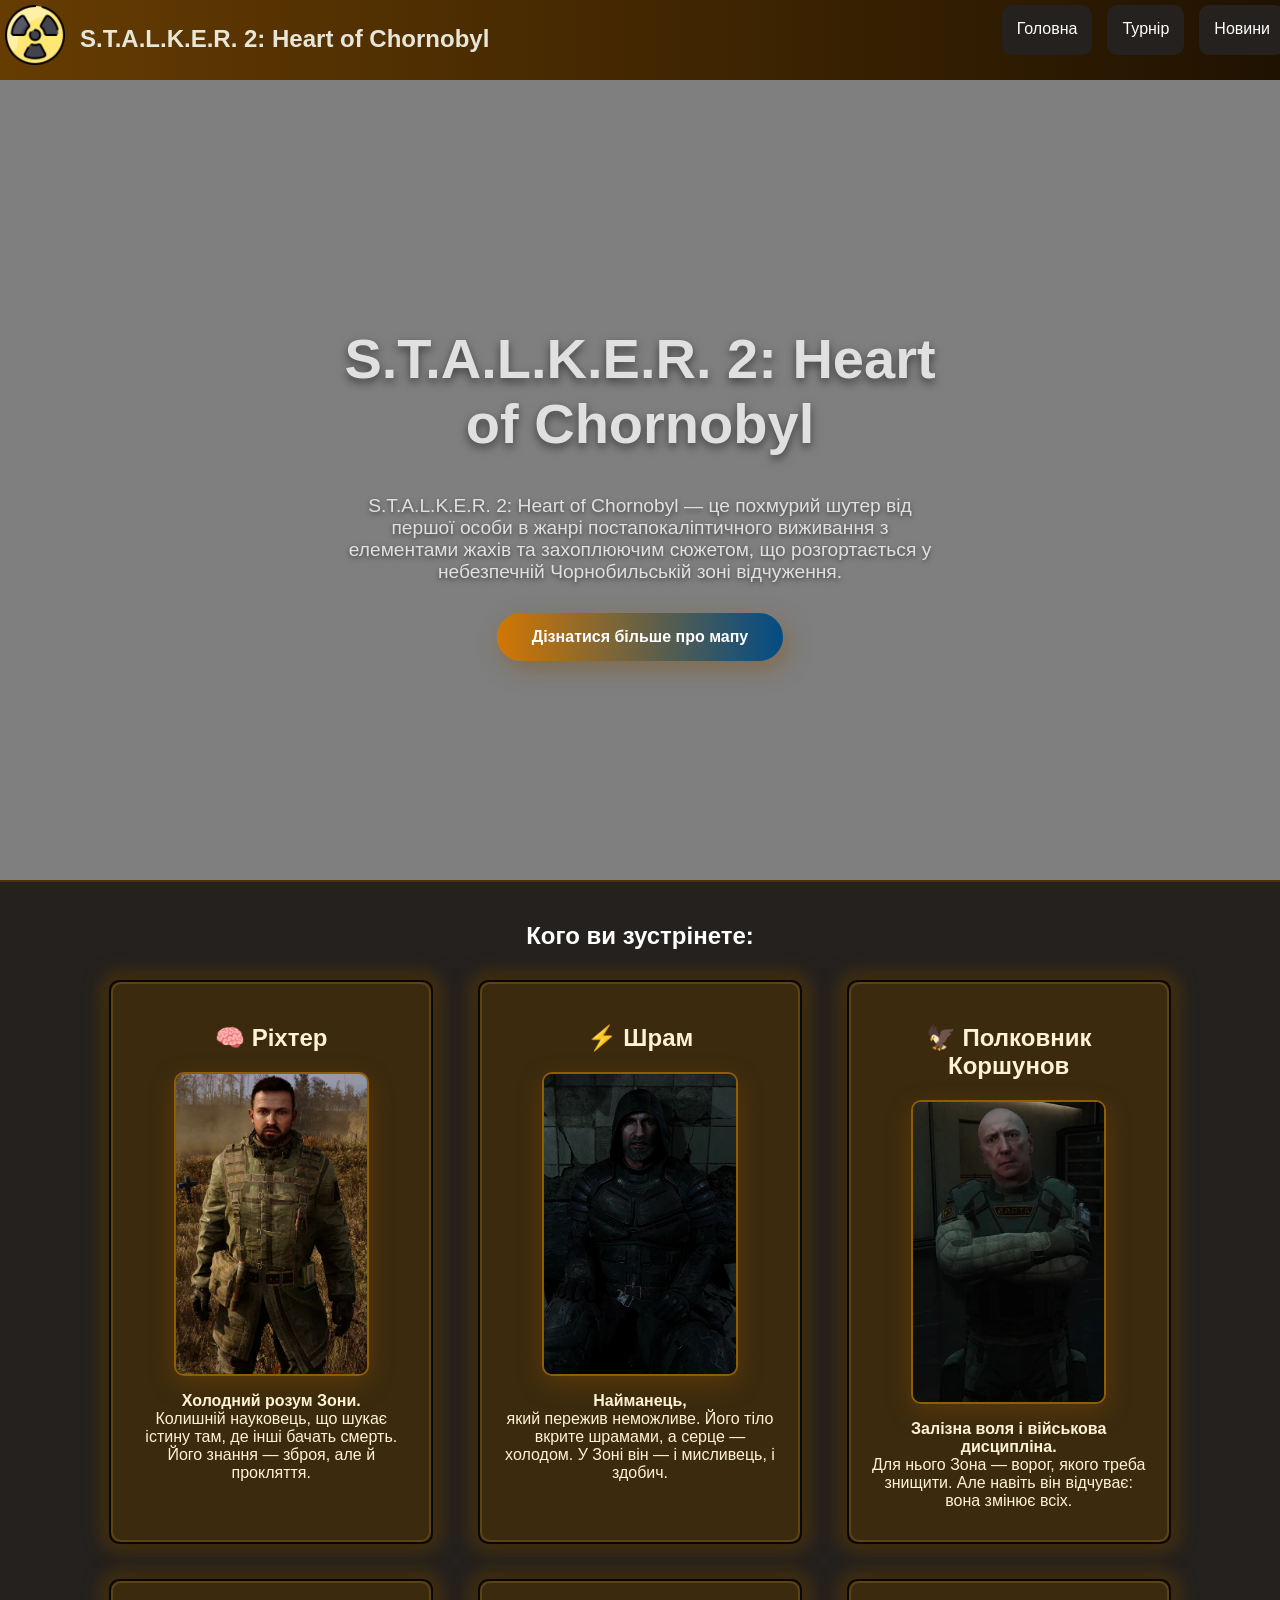
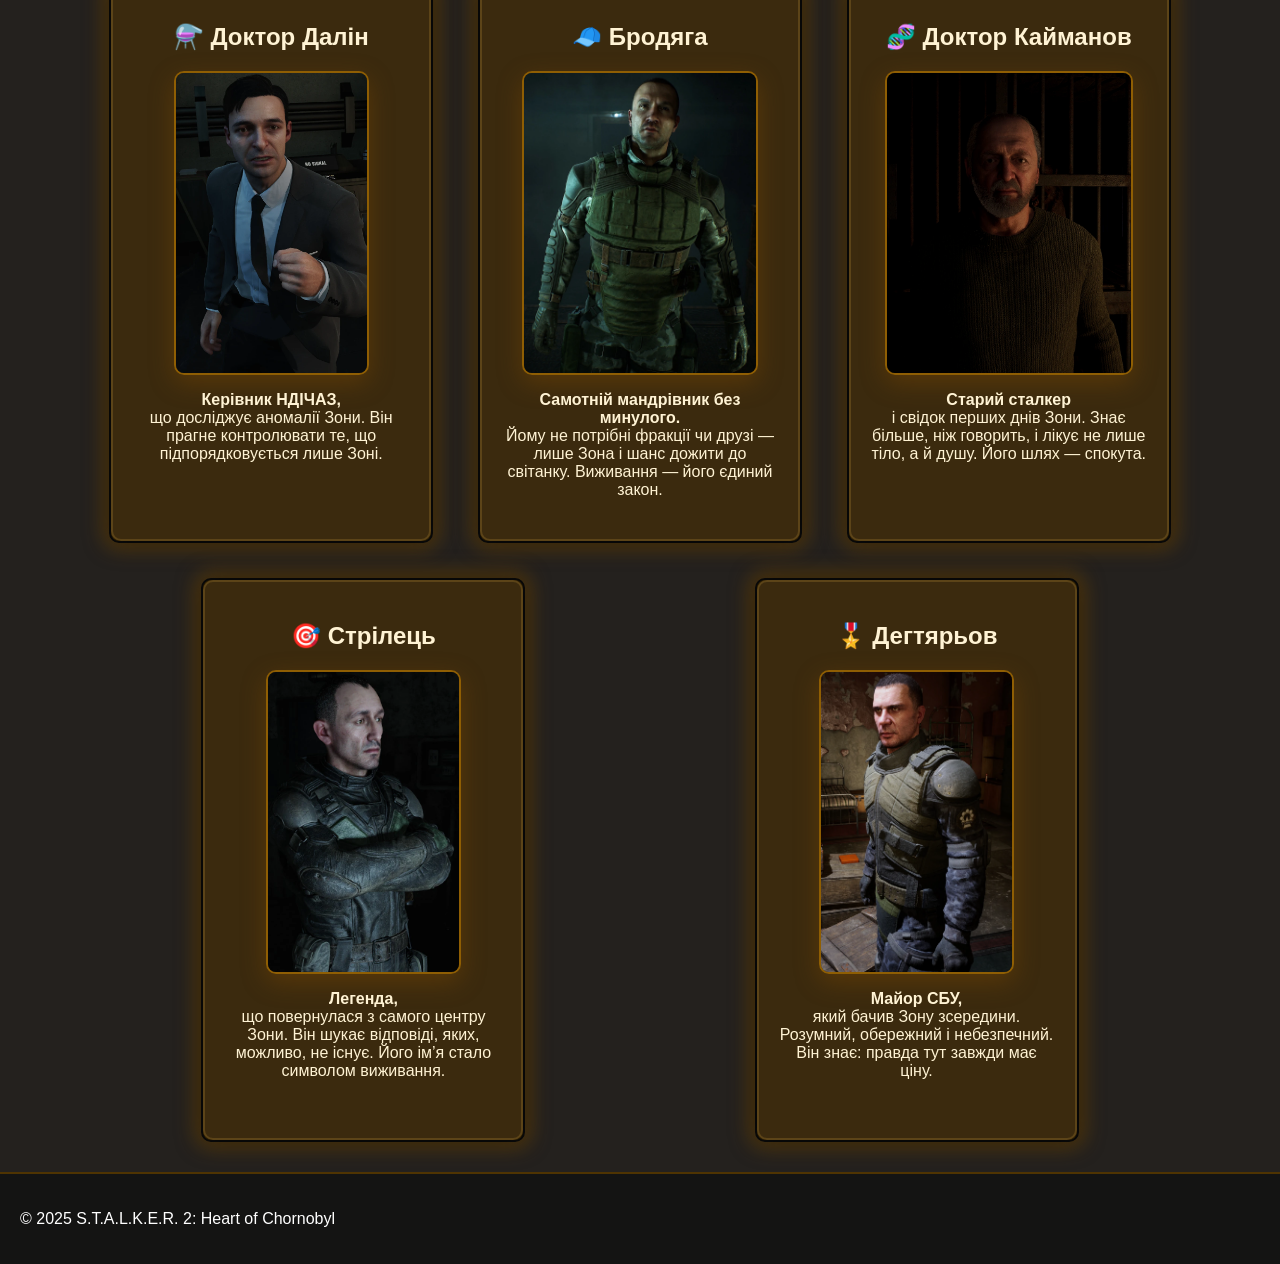
<file: index.html>
<html>
    <head>
        <title>S.T.A.L.K.E.R.2</title>
        <link rel="stylesheet" href="style.css">
        <link rel="icon" href="https://github.com/pereboichukartem/S.T.A.L.K.E.R.2/blob/main/radiation-sign.png?raw=true" >
    </head>
<body>
    <header>
        <div class="logo">
            <img src="radiation-sign.png" height="60px">
            <h2>S.T.A.L.K.E.R. 2: Heart of Chornobyl</h2>
        </div>
        <div class="menu">
            <a href="https://pereboichukartem.github.io/S.T.A.L.K.E.R.2/S.T.A.L.K.E.R._menu" class="but">Головна</a>
            <a href="https://pereboichukartem.github.io/S.T.A.L.K.E.R.2/tourment" class="but">Турнір</a>
            <a href="https://pereboichukartem.github.io/S.T.A.L.K.E.R.2/news" class="but">Новини</a>
        </div>
    </header>
    <div class="hero">
            <h1>S.T.A.L.K.E.R. 2: Heart of Chornobyl</h1>
            <p>S.T.A.L.K.E.R. 2: Heart of Chornobyl — це похмурий шутер від першої особи в жанрі постапокаліптичного виживання з елементами жахів та захоплюючим сюжетом, що розгортається у небезпечній Чорнобильській зоні відчуження.</p>
            <a href="https://pereboichukartem.github.io/S.T.A.L.K.E.R.2/map" class="cta-button">Дізнатися більше про мапу</a>
    </div>
    <main>
       <div class="container">
           <h2>Кого ви зустрінете:</h2>
           <div class="cards-wrap"> 
               <div class="card">
                   <div class="card-front">
                       <h2>🧠 Ріхтер</h2>
                       <img src="Main_HoC_character_Richter.webp" height="300px" class="img">
                       <p><span>Холодний розум Зони.</span> Колишній науковець, що шукає істину там, де інші бачать смерть. Його знання — зброя, але й прокляття.</p>
                   </div>
                   <div class="card-back">
                       <h2>🧠 Ріхтер</h2>
                       <p>Колись він шукав істину в лабораторіях, тепер — серед руїн Зони. Його розум гостріший за ніж, але кожне відкриття коштує частинки людяності. Він бачить закономірність там, де інші бачать хаос. Рідкісні союзники обережні поруч із ним, бо бояться його холодного розуму. Кожен його крок продуманий, і водночас непередбачуваний. Можливо, саме тому Зона дозволяє йому жити.</p>
                       <a href="#" class="deteils">Детально про Ріхтера</a>
                   </div>
               </div>
            
                
                <div class="card">
                    <div class="card-front">
                        <h2>⚡ Шрам</h2>
                        <img src="Main_HoC_character_Scar.webp" height="300px" class="img">
                        <p><span>Найманець,</span> який пережив неможливе. Його тіло вкрите шрамами, а серце — холодом. У Зоні він — і мисливець, і здобич.</p>
                    </div>
                    <div class="card-back">
                        <h2>⚡ Шрам</h2>   
                        <p>Його тіло — мапа болю, яку не прочитає жоден учений. Він не боїться смерті, бо вже бачив її обличчя. Його кроки чують мутанти, а ім’я пам’ятає Зона. Кожен шрам — нагадування про помилки і втрати. Він мисливець і здобич одночасно. І хоч він іде вперед, здається, що сама Зона веде його за собою.</p>
                        <a href="#" class="deteils">Детально про Шрама</a>
                    </div>
                </div>
                <div class="card">
                    <div class="card-front">
                        <h2>🦅 Полковник Коршунов</h2>
                        <img src="Main_HoC_character_Korshunov.webp" height="300px" class="img">
                        <p><span>Залізна воля і військова дисципліна.</span> Для нього Зона — ворог, якого треба знищити. Але навіть він відчуває: вона змінює всіх.</p>
                    </div>
                    <div class="card-back">
                        <h2>🦅 Полковник Коршунов</h2>
                        <p>Він воює не з ворогом, а з безумством самої Зони. Його накази точні, як постріли, але кожен удар залишає слід у душі. Вірить у порядок, навіть коли світ розсипається на очах. Його підлеглі бояться його суворості, але поважають. Він знає: дисципліна може врятувати життя. І саме вона тримає його живим серед хаосу.</p>   
                        <a href="#" class="deteils">Детально про Коршунова</a>
                    </div>
                </div>
                <div class="card">
                    <div class="card-front">
                        <h2>⚗️ Доктор Далін</h2>
                        <img src="Main_HoC_character_Dalin.webp" height="300px" class="img">
                        <p><span>Керівник НДІЧАЗ,</span> що досліджує аномалії Зони. Він прагне контролювати те, що підпорядковується лише Зоні.</p>
                    </div>
                    <div class="card-back">
                        <h2>⚗️ Доктор Далін</h2>
                        <p>Керівник НДІЧАЗ, який переступив межу між наукою і вірою. Він прагне зрозуміти Зону, але вона змінює його швидше, ніж він її. Його колеги зникли або збожеволіли, а він лишився — спостерігати. Його досліди відкрили нові можливості і нові жахи. Навіть Зона наче стежить за ним і відповідає на його експерименти. У його очах — не цікавість, а тиша, від якої холоне кров.</p>   
                        <a href="#" class="deteils">Детально про Діліна</a>
                   </div>
                </div>
                <div class="card">
                    <div class="card-front">
                        <h2>🧢 Бродяга</h2>
                        <img src="Main_HoC_character_Strider.webp" height="300px" class="img">
                        <p><span>Самотній мандрівник без минулого.</span> Йому не потрібні фракції чи друзі — лише Зона і шанс дожити до світанку. Виживання — його єдиний закон.</p>
                    </div>    
                    <div class="card-back">
                        <h2>🧢 Бродяга</h2>
                        <p>Живе між двома пострілами — учорашнім і завтрашнім. Не залишає слідів, не має друзів, не шукає мети. Його історії схожі на вигадки, але всі, хто чув їх, зникають. Він нікому не довіряє, бо знає, що Зона завжди обманює. Його кроки тихі, але впевнені. Можливо, самотність і є його найбільшим союзником у світі хаосу.</p>
                        <a href="#" class="deteils">Детально про Бродягу</a>
                   </div>
                </div>
                <div class="card">
                    <div class="card-front">
                        <h2>🧬 Доктор Кайманов</h2>
                        <img src="Doctor_HoC.webp" height="300px" class="img">
                        <p><span>Старий сталкер</span> і свідок перших днів Зони. Знає більше, ніж говорить, і лікує не лише тіло, а й душу. Його шлях — спокута.</p>
                    </div>
                    <div class="card-back">
                        <h2>🧬 Доктор Кайманов</h2>
                        <p>Його називають божевільним, але він просто знає більше, ніж інші. Колись він лікував людей, тепер — душі, зламані Зоною. Його слова сповнені болю й мудрості, а очі — сумні. Дехто каже, що він може говорити зі Зоною, але ніхто цього не бачив. Навіть сталкери уникають питати його про минуле. Іноді здається, що він говорить не сам, а через нього говорить сама Зона.</p>
                        <a href="#" class="deteils">Детально про Кайманова</a>
                   </div>
                </div>
                <div class="card">
                    <div class="card-front">
                        <h2>🎯 Стрілець</h2>
                        <img src="Main_HoC_character_Strelok.webp" height="300px" class="img">
                        <p><span>Легенда,</span> що повернулася з самого центру Зони. Він шукає відповіді, яких, можливо, не існує. Його ім’я стало символом виживання.</p>
                    </div>
                    <div class="card-back">
                        <h2>🎯 Стрілець</h2>
                        <p>Колись він відкрив істину, але заплатив пам’яттю. Тепер іде тим самим шляхом, шукаючи себе. Його обличчя ніхто не бачив двічі — і це не випадковість. Кажуть, коли він дивиться вглиб Зони, вона дивиться у відповідь. Він знає, що істина завжди змінюється, але все одно йде за нею. Іноді його мовчання страшніше будь-якої зброї.</p>
                        <a href="https://pereboichukartem.github.io/S.T.A.L.K.E.R.2/Strilec" class="deteils">Детально про Стрільця</a>
                   </div>
                </div>
                <div class="card">
                    <div class="card-front">
                        <h2>🎖️ Дегтярьов</h2>
                        <img src="Main_HoC_character_Degtyarev.webp" height="300px" class="img">
                        <p><span>Майор СБУ,</span> який бачив Зону зсередини. Розумний, обережний і небезпечний. Він знає: правда тут завжди має ціну.</p>
                    </div>
                    <div class="card-back">
                        <h2>🎖️ Дегтярьов</h2>
                        <p>Він бачив Зону зсередини й зрозумів: вона не ворог, але й не союзник. Його звіти змінюють долі, а рішення — історію. Дегтярьов не шукає слави, тільки відповіді. Та щоразу, коли наближається до них, Зона віддаляється ще далі. Він знає, що навіть найсильніший план можна зруйнувати одним невидимим фактором. І все ж він іде вперед, бо інколи відповідь коштує більше, ніж життя.</p>
                        <a href="#" class="deteils">Детально про Дегтярьова</a>
                   </div>
                </div>
           </div>
        </div>
    </main>
    <footer>
        <p>&copy; 2025 S.T.A.L.K.E.R. 2: Heart of Chornobyl</p>
      
    </footer>
</body>

</html>
</file>
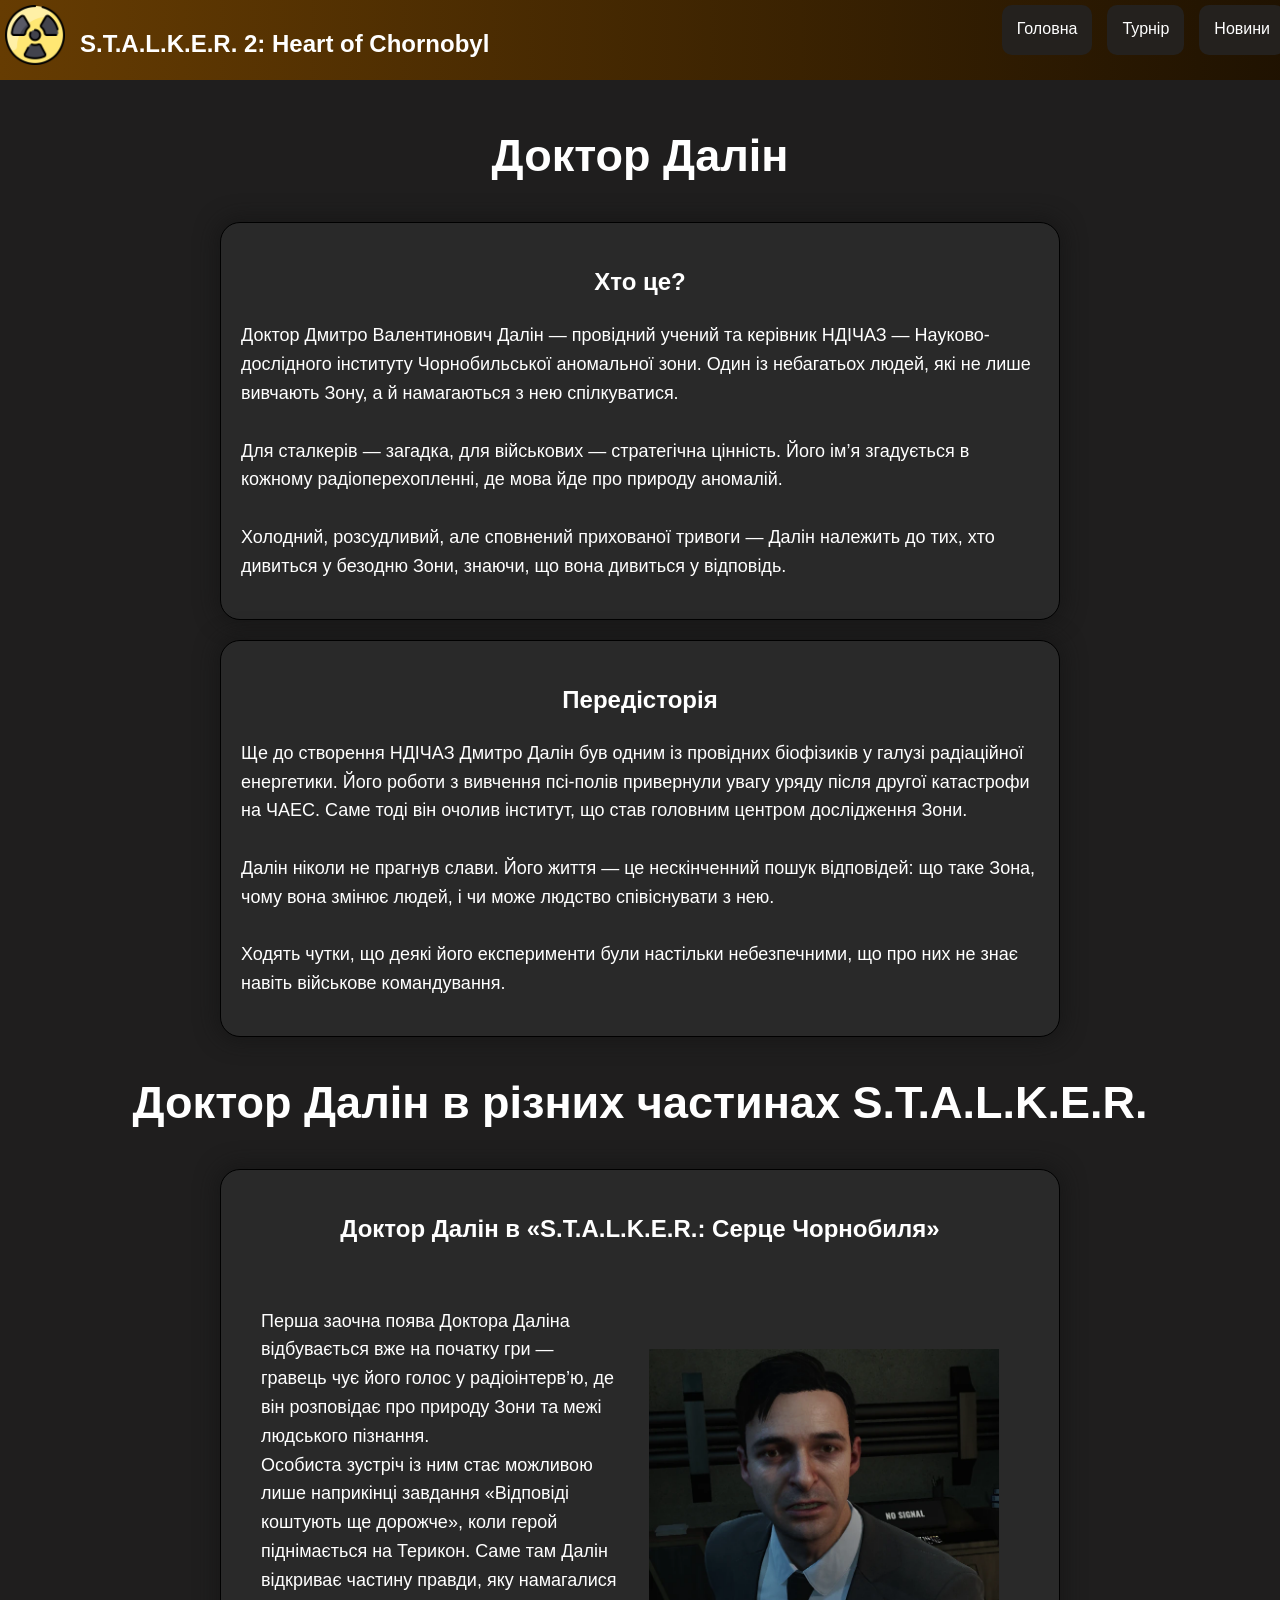
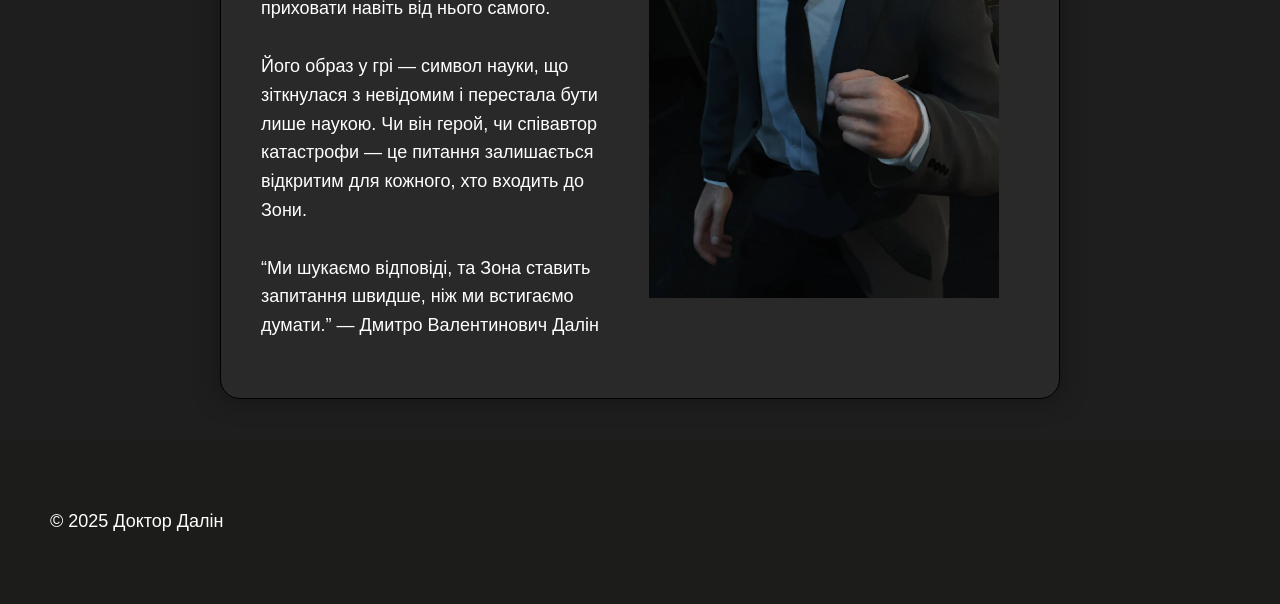
<file: Dalin.html>
<html>
    <head>
      <title>Доктор Далін</title>
        <meta name="viewport" content="width=device-width, initial-scale=1.0">
        <link rel="stylesheet" href="style_strilec/style_strilec.css">
        <link rel="icon" href="https://github.com/pereboichukartem/S.T.A.L.K.E.R.2/blob/main/radiation-sign.png?raw=true" >
    </head>
  <body>
    <header>
        <div class="logo">
            <img src="radiation-sign.png" height="60px">
            <h2>S.T.A.L.K.E.R. 2: Heart of Chornobyl</h2>
        </div>
    
        <input type="checkbox" id="menu-toggle" class="menu-checkbox">
        
        <label for="menu-toggle" class="hamburger">
            <span></span>
            <span></span>
            <span></span>
        </label>
    
        <div class="menu">
            <a href="https://pereboichukartem.github.io/S.T.A.L.K.E.R.2/S.T.A.L.K.E.R._menu" class="but">Головна</a>
            <a href="https://pereboichukartem.github.io/S.T.A.L.K.E.R.2/tourment" class="but">Турнір</a>
            <a href="https://pereboichukartem.github.io/S.T.A.L.K.E.R.2/news" class="but">Новини</a>
        </div>
    </header>
  
  <main>
      <h1>Доктор Далін</h1>
      <div class="section">
          <h2>Хто це?</h2>
          <p>
            Доктор Дмитро Валентинович Далін — провідний учений та керівник НДІЧАЗ — 
            Науково-дослідного інституту Чорнобильської аномальної зони. Один із 
            небагатьох людей, які не лише вивчають Зону, а й намагаються з нею спілкуватися.<br><br>

            Для сталкерів — загадка, для військових — стратегічна цінність. Його ім’я 
            згадується в кожному радіоперехопленні, де мова йде про природу аномалій.<br><br>

            Холодний, розсудливий, але сповнений прихованої тривоги — Далін належить 
            до тих, хто дивиться у безодню Зони, знаючи, що вона дивиться у відповідь.

          </p>

      </div>
        
        <div class="section">
          <h2>Передісторія</h2>
          <p>
            Ще до створення НДІЧАЗ Дмитро Далін був одним із провідних біофізиків 
            у галузі радіаційної енергетики. Його роботи з вивчення псі-полів привернули 
            увагу уряду після другої катастрофи на ЧАЕС. Саме тоді він очолив інститут, 
            що став головним центром дослідження Зони.<br><br>

            Далін ніколи не прагнув слави. Його життя — це нескінченний пошук відповідей: 
            що таке Зона, чому вона змінює людей, і чи може людство співіснувати з нею.<br><br>

            Ходять чутки, що деякі його експерименти були настільки небезпечними, що про 
            них не знає навіть військове командування.            
          </p>
        </div>
      <h1>Доктор Далін в різних частинах S.T.A.L.K.E.R.</h1>
      
      <div class="section">
          <h2>Доктор Далін в «S.T.A.L.K.E.R.: Серце Чорнобиля»</h2><a href="" target="_blank"></a>
            <div class="wrap1">
              <p>
                Перша заочна поява Доктора Даліна відбувається вже на початку гри — гравець чує його голос
                у радіоінтерв’ю, де він розповідає про природу Зони та межі людського пізнання.<br>
                Особиста зустріч із ним стає можливою лише наприкінці завдання «Відповіді коштують ще дорожче», 
                коли герой піднімається на Терикон. Саме там Далін відкриває частину правди, яку намагалися 
                приховати навіть від нього самого.<br><br>

                Його образ у грі — символ науки, що зіткнулася з невідомим і перестала бути лише наукою.
                Чи він герой, чи співавтор катастрофи — це питання залишається відкритим для кожного, хто входить до Зони.<br><br>

                “Ми шукаємо відповіді, та Зона ставить запитання швидше, ніж ми встигаємо думати.”
                — Дмитро Валентинович Далін
              </p>
                <img src="Main_HoC_character_Dalin.webp" width="350" class="s3">
            </div>
      </div>
      
  </main>
  
  <footer>
      <p>&copy; 2025 Доктор Далін </p>
      
  </footer>
  </body>
</html>
</file>
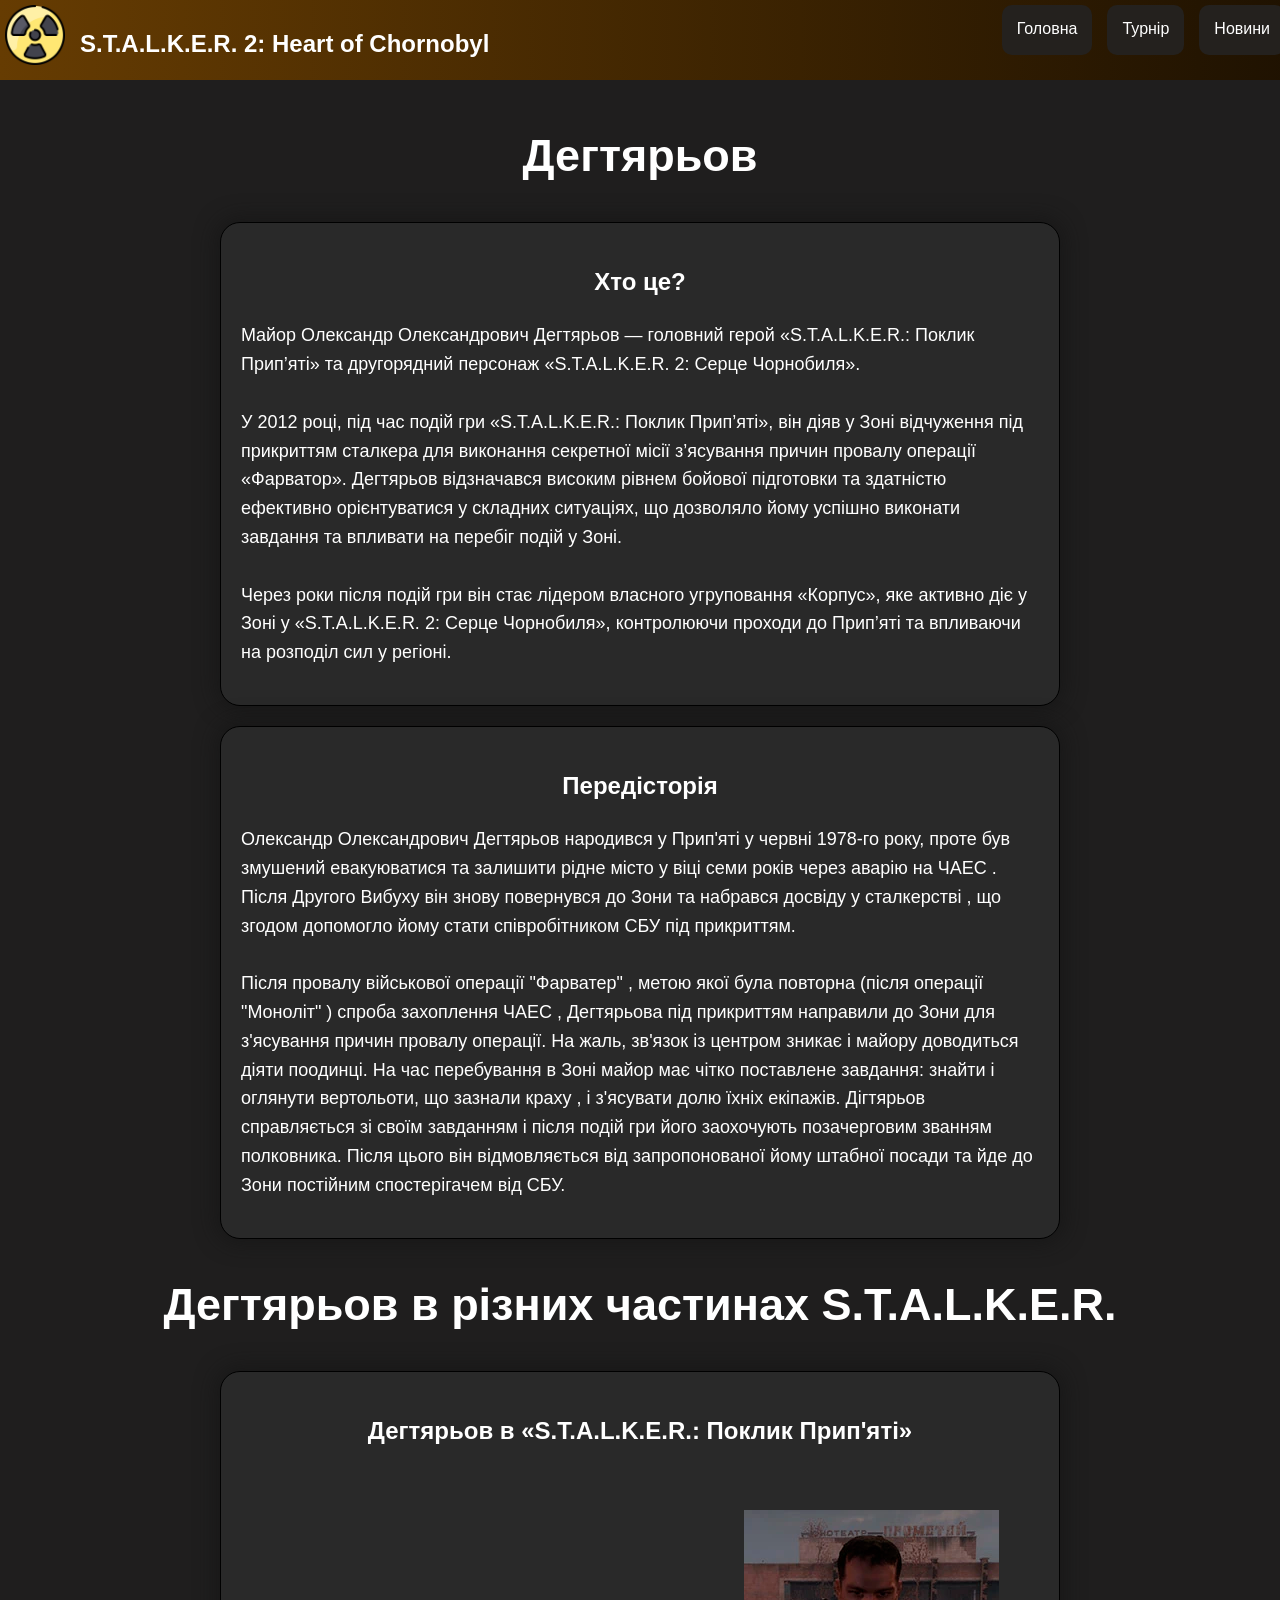
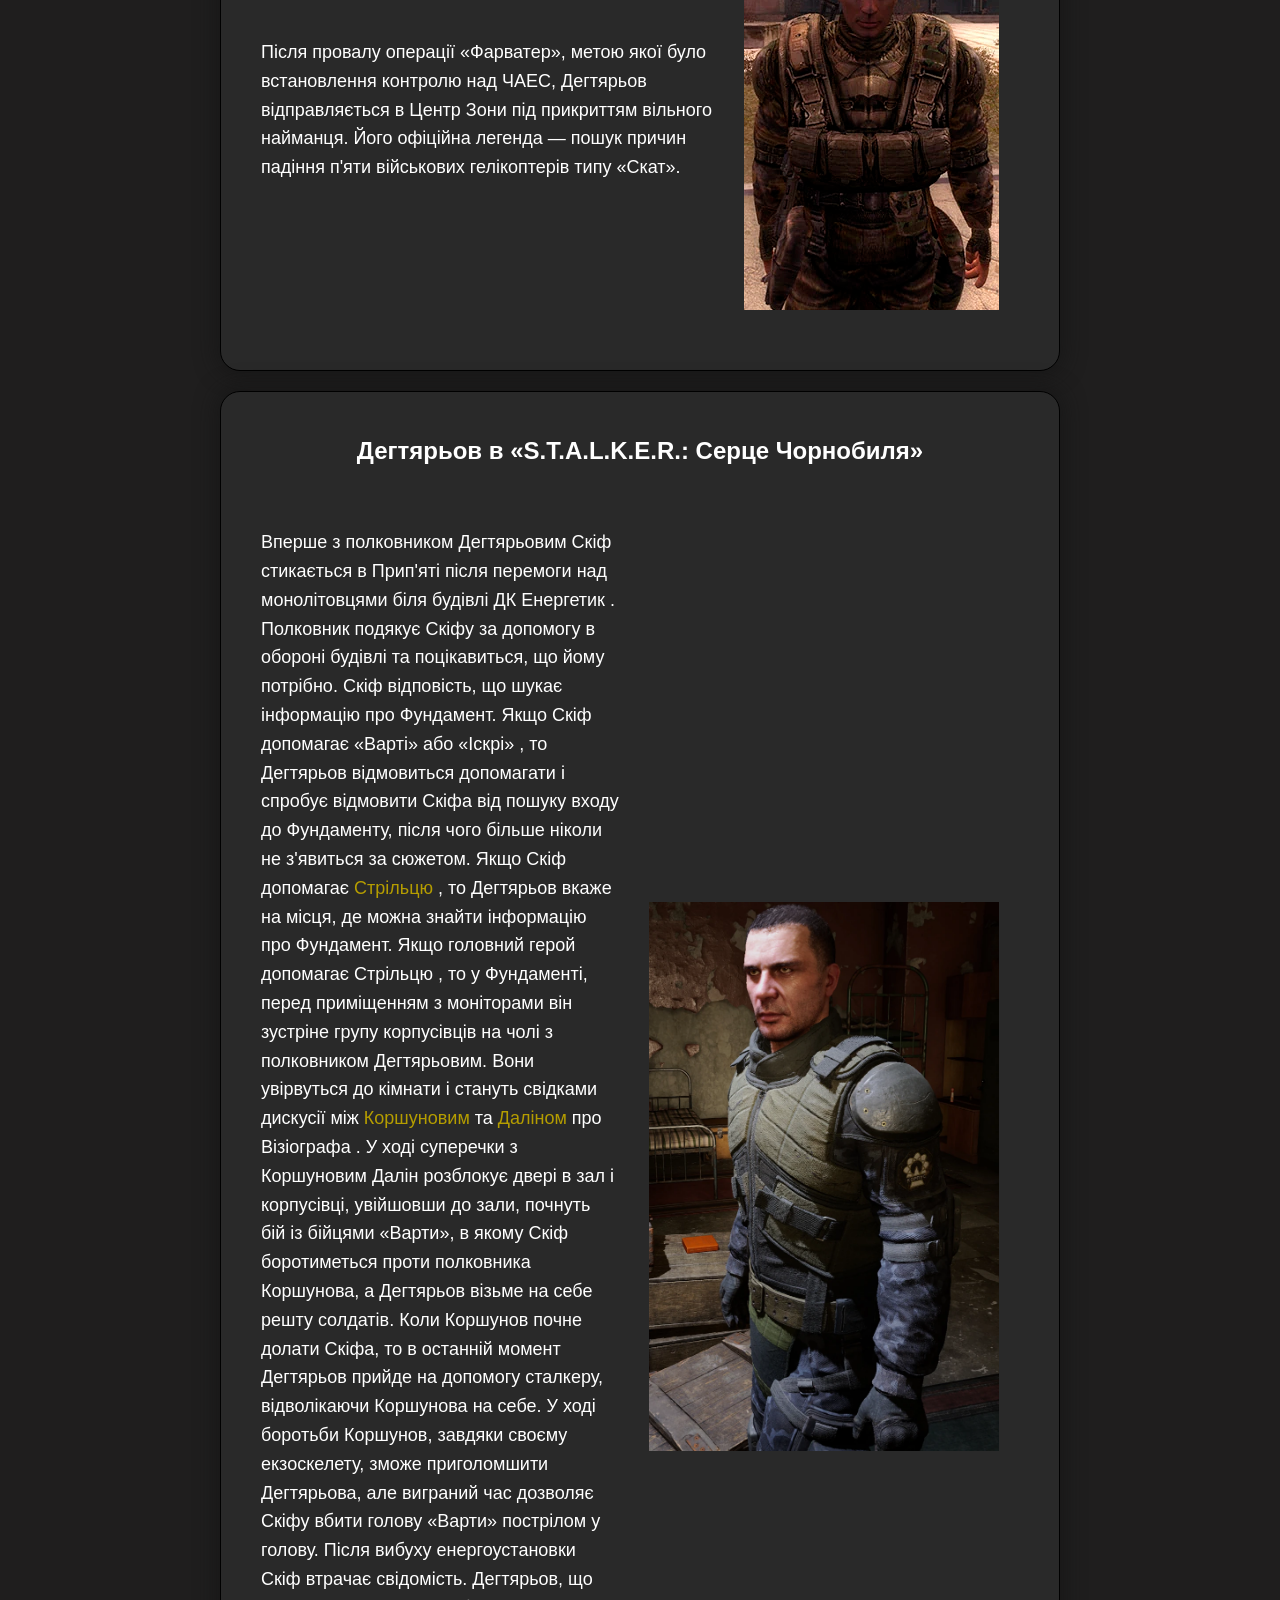
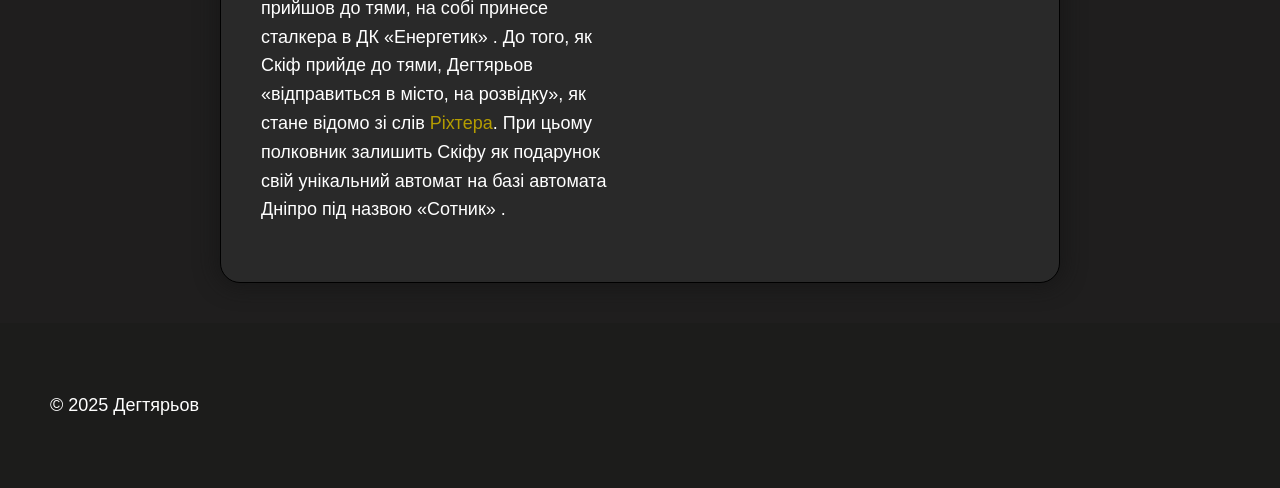
<file: Degtyarev.html>
<html>
    <head>
      <title>Дегтярьов</title>
        <meta name="viewport" content="width=device-width, initial-scale=1.0">
        <link rel="stylesheet" href="style_strilec/style_strilec.css">
        <link rel="icon" href="https://github.com/pereboichukartem/S.T.A.L.K.E.R.2/blob/main/radiation-sign.png?raw=true" >
    </head>
  <body>
    <header>
        <div class="logo">
            <img src="radiation-sign.png" height="60px">
            <h2>S.T.A.L.K.E.R. 2: Heart of Chornobyl</h2>
        </div>
    
        <input type="checkbox" id="menu-toggle" class="menu-checkbox">
        
        <label for="menu-toggle" class="hamburger">
            <span></span>
            <span></span>
            <span></span>
        </label>
    
        <div class="menu">
            <a href="https://pereboichukartem.github.io/S.T.A.L.K.E.R.2/S.T.A.L.K.E.R._menu" class="but">Головна</a>
            <a href="https://pereboichukartem.github.io/S.T.A.L.K.E.R.2/tourment" class="but">Турнір</a>
            <a href="https://pereboichukartem.github.io/S.T.A.L.K.E.R.2/news" class="but">Новини</a>
        </div>
    </header>
  
  <main>
      <h1>Дегтярьов</h1>
      <div class="section">
          <h2>Хто це?</h2>
          <p>
            Mайор Олександр Олександрович Дегтярьов — головний герой «S.T.A.L.K.E.R.: Поклик Прип’яті» та другорядний 
            персонаж «S.T.A.L.K.E.R. 2: Серце Чорнобиля».<br><br>

            У 2012 році, під час подій гри «S.T.A.L.K.E.R.: Поклик Прип’яті», він діяв у Зоні відчуження під прикриттям 
            сталкера для виконання секретної місії з’ясування причин провалу операції «Фарватор». Дегтярьов відзначався 
            високим рівнем бойової підготовки та здатністю ефективно орієнтуватися у складних ситуаціях, що дозволяло 
            йому успішно виконати завдання та впливати на перебіг подій у Зоні.<br><br>

            Через роки після подій гри він стає лідером власного угруповання «Корпус», яке активно діє у Зоні у 
            «S.T.A.L.K.E.R. 2: Серце Чорнобиля», контролюючи проходи до Прип’яті та впливаючи на розподіл сил у регіоні.
          </p>

      </div>
        
        <div class="section">
          <h2>Передісторія</h2>
          <p>
            Олександр Олександрович Дегтярьов народився у Прип'яті у червні 1978-го року, проте був змушений евакуюватися 
            та залишити рідне місто у віці семи років через аварію на ЧАЕС . Після Другого Вибуху він знову повернувся до 
            Зони та набрався досвіду у сталкерстві , що згодом допомогло йому стати співробітником СБУ під прикриттям.<br><br>

            Після провалу військової операції "Фарватер" , метою якої була повторна (після операції "Моноліт" ) спроба захоплення 
            ЧАЕС , Дегтярьова під прикриттям направили до Зони для з'ясування причин провалу операції. На жаль, зв'язок із 
            центром зникає і майору доводиться діяти поодинці. На час перебування в Зоні майор має чітко поставлене завдання: 
            знайти і оглянути вертольоти, що зазнали краху , і з'ясувати долю їхніх екіпажів. Дігтярьов справляється зі своїм 
            завданням і після подій гри його заохочують позачерговим званням полковника. Після цього він відмовляється від 
            запропонованої йому штабної посади та йде до Зони постійним спостерігачем від СБУ.
          </p>
        </div>
      <h1>Дегтярьов в різних частинах S.T.A.L.K.E.R.</h1>
      <div class="section">
          <h2>Дегтярьов в «S.T.A.L.K.E.R.: Поклик Прип'яті»</h2>
          <div class="wrap1">
              <p>
                Після провалу операції «Фарватер», метою якої було встановлення контролю над ЧАЕС, Дегтярьов відправляється в 
                  Центр Зони під прикриттям вільного найманця. Його офіційна легенда — пошук причин падіння п'яти військових гелікоптерів типу «Скат».

              </p>
              <img src="Main_CoP_character_actor.webp" width="350" class="s3">
          </div>
      </div>
      
      <div class="section">
          <h2>Дегтярьов в «S.T.A.L.K.E.R.: Серце Чорнобиля»</h2><a href="" target="_blank"></a>
            <div class="wrap1">
              <p>
                Вперше з полковником Дегтярьовим Скіф стикається в Прип'яті після перемоги над монолітовцями біля будівлі ДК Енергетик . 
                Полковник подякує Скіфу за допомогу в обороні будівлі та поцікавиться, що йому потрібно. Скіф відповість, що шукає інформацію 
                про Фундамент. Якщо Скіф допомагає «Варті» або «Іскрі» , то Дегтярьов відмовиться допомагати і спробує відмовити Скіфа від 
                пошуку входу до Фундаменту, після чого більше ніколи не з'явиться за сюжетом. Якщо Скіф допомагає <a href="Strilec.html">Стрільцю</a> , то Дегтярьов вкаже 
                на місця, де можна знайти інформацію про Фундамент.

                Якщо головний герой допомагає Стрільцю , то у Фундаменті, перед приміщенням з моніторами він зустріне групу корпусівців на чолі 
                з полковником Дегтярьовим. Вони увірвуться до кімнати і стануть свідками дискусії між <a href="Korshunov.html">Коршуновим</a> та <a href="Dalin.html">Даліном</a> про Візіографа . 
                У ході суперечки з Коршуновим Далін розблокує двері в зал і корпусівці, увійшовши до зали, почнуть бій із бійцями «Варти», в 
                якому Скіф боротиметься проти полковника Коршунова, а Дегтярьов візьме на себе решту солдатів. Коли Коршунов почне долати Скіфа, 
                то в останній момент Дегтярьов прийде на допомогу сталкеру, відволікаючи Коршунова на себе. У ході боротьби Коршунов, завдяки своєму 
                екзоскелету, зможе приголомшити Дегтярьова, але виграний час дозволяє Скіфу вбити голову «Варти» пострілом у голову. Після вибуху 
                енергоустановки Скіф втрачає свідомість. Дегтярьов, що прийшов до тями, на собі принесе сталкера в ДК «Енергетик» . До того, як Скіф 
                прийде до тями, Дегтярьов «відправиться в місто, на розвідку», як стане відомо зі слів <a href="Richter.html">Ріхтера</a>. При цьому полковник залишить Скіфу як 
                подарунок свій унікальний автомат на базі автомата Дніпро під назвою «Сотник» .
              </p>
                <img src="Main_HoC_character_Degtyarev.webp" width="350" class="s3">
            </div>
      </div>
      
  </main>
  
  <footer>
      <p>&copy; 2025 Дегтярьов </p>
      
  </footer>
  </body>

</html>
</file>
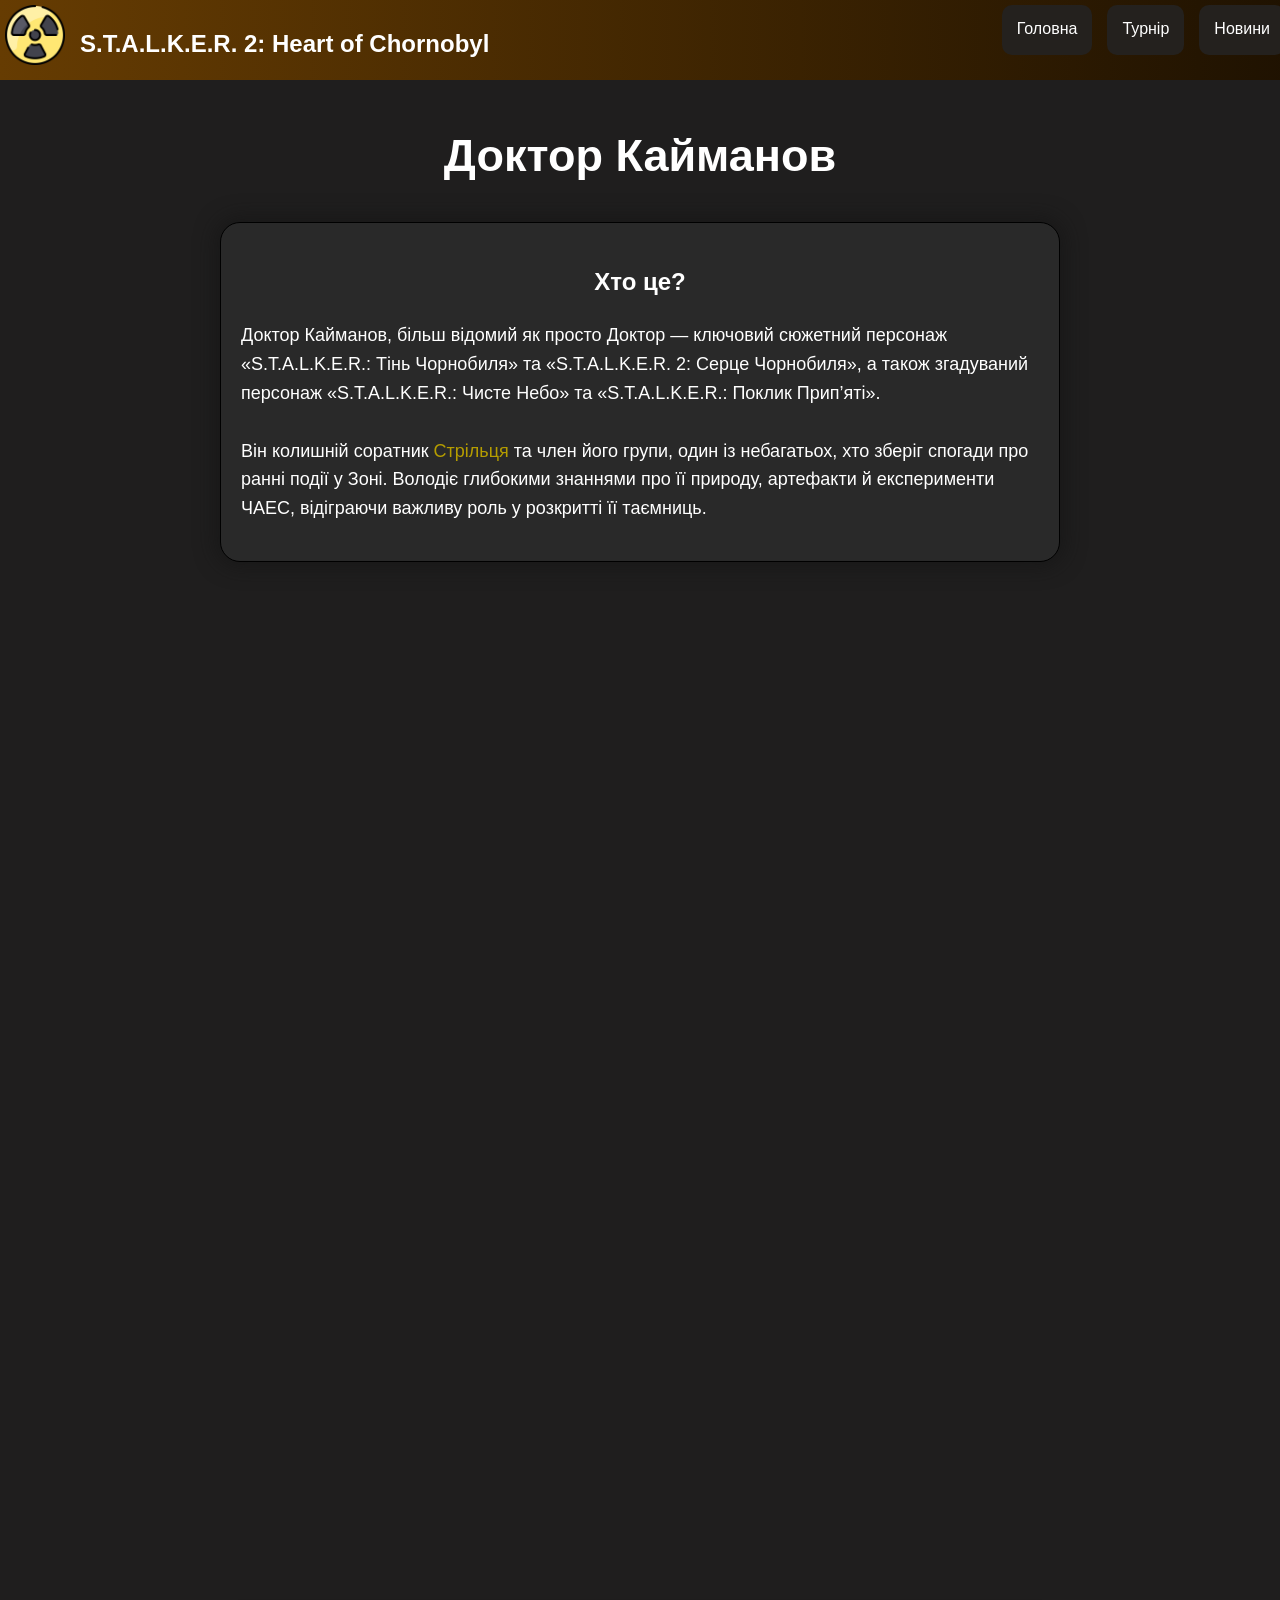
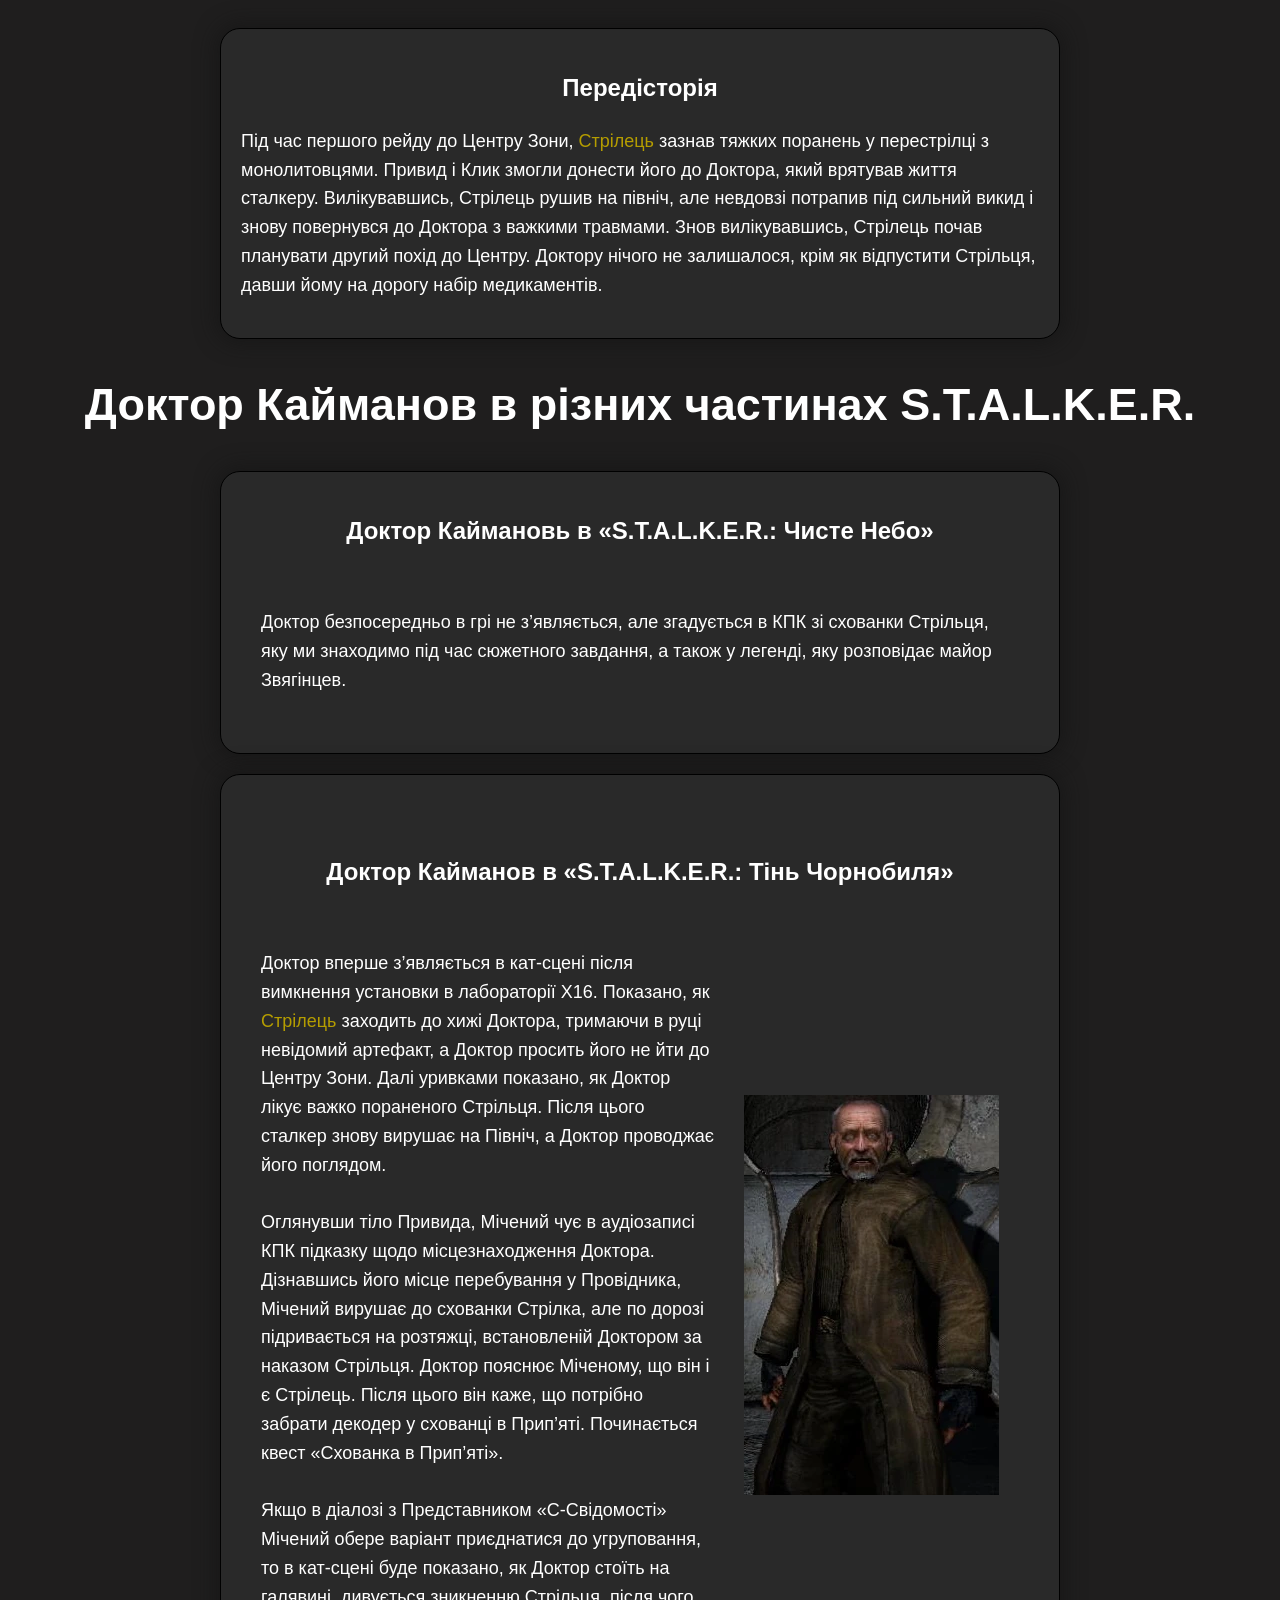
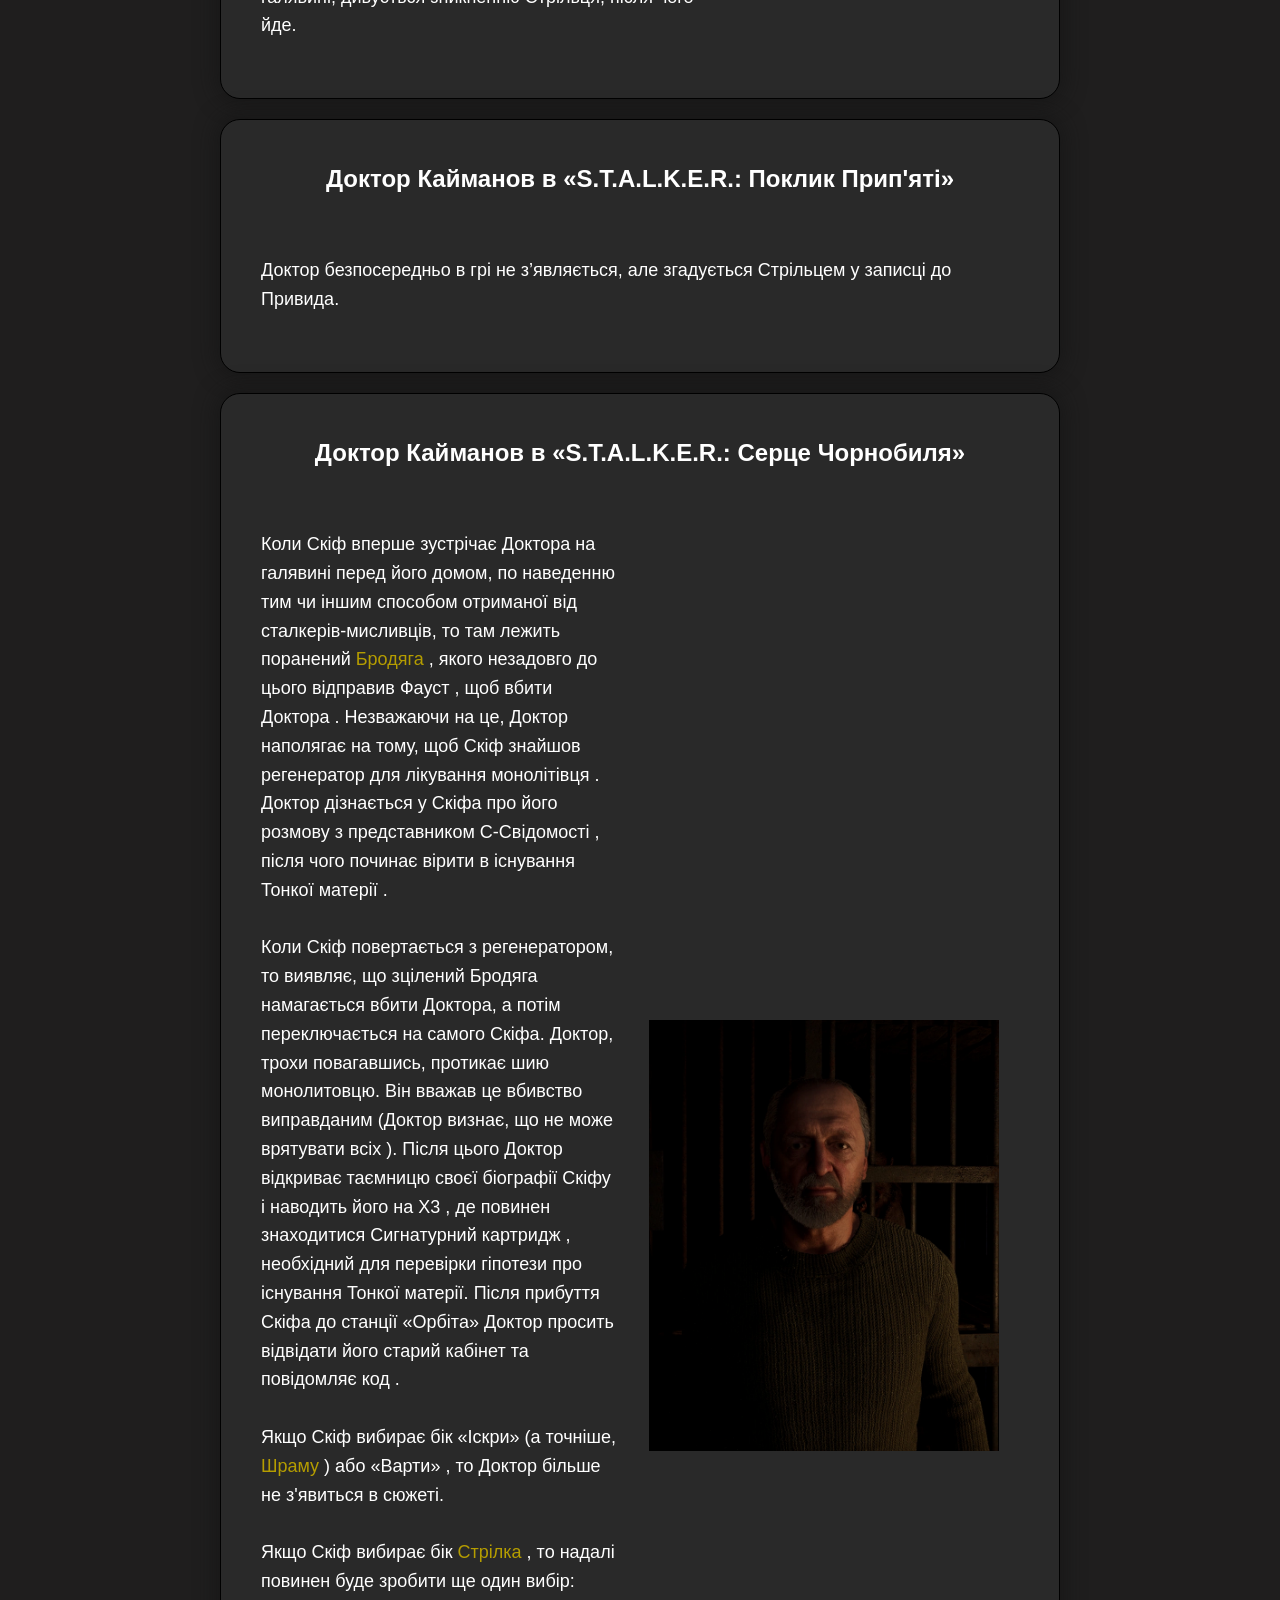
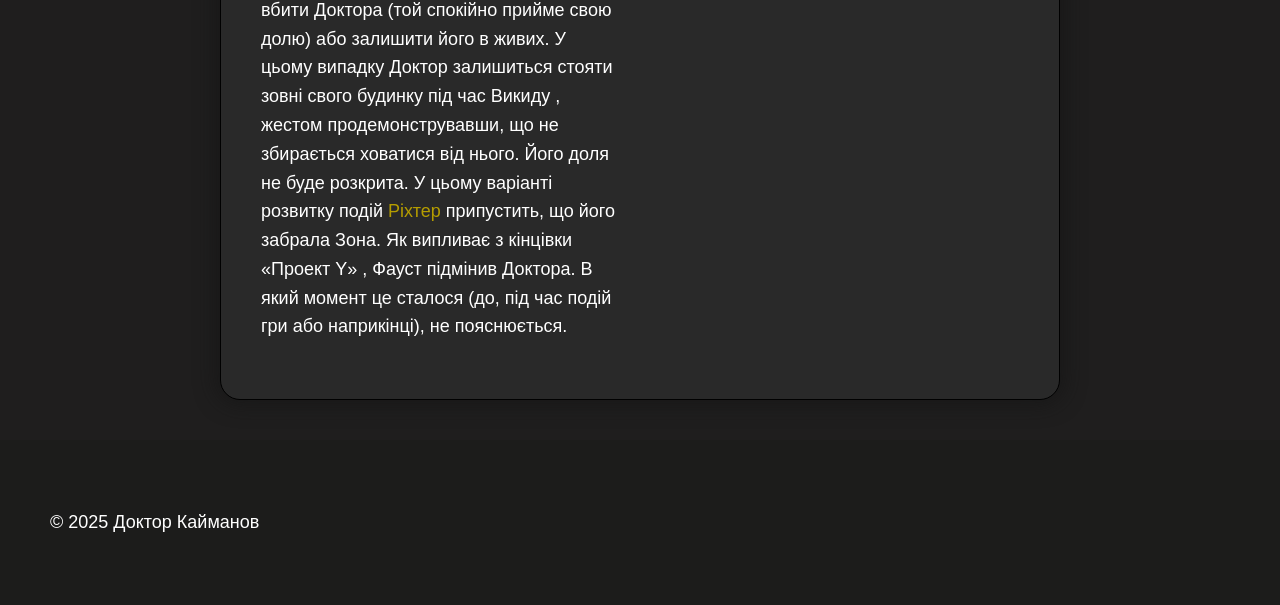
<file: Doctor.html>
<html>
    <head>
      <title>Доктор Кайманов</title>
        <meta name="viewport" content="width=device-width, initial-scale=1.0">
        <link rel="stylesheet" href="style_strilec/style_strilec.css">
        <link rel="icon" href="https://github.com/pereboichukartem/S.T.A.L.K.E.R.2/blob/main/radiation-sign.png?raw=true" >
    </head>
  <body>
    <header>
        <div class="logo">
            <img src="radiation-sign.png" height="60px">
            <h2>S.T.A.L.K.E.R. 2: Heart of Chornobyl</h2>
        </div>
    
        <input type="checkbox" id="menu-toggle" class="menu-checkbox">
        
        <label for="menu-toggle" class="hamburger">
            <span></span>
            <span></span>
            <span></span>
        </label>
    
        <div class="menu">
            <a href="https://pereboichukartem.github.io/S.T.A.L.K.E.R.2/S.T.A.L.K.E.R._menu" class="but">Головна</a>
            <a href="https://pereboichukartem.github.io/S.T.A.L.K.E.R.2/tourment" class="but">Турнір</a>
            <a href="https://pereboichukartem.github.io/S.T.A.L.K.E.R.2/news" class="but">Новини</a>
        </div>
    </header>
  
  <main>
      <h1>Доктор Кайманов</h1>
      <div class="section">
          <h2>Хто це?</h2>
          <p>
            Доктор Кайманов, більш відомий як просто Доктор — ключовий сюжетний персонаж «S.T.A.L.K.E.R.: Тінь Чорнобиля» 
            та «S.T.A.L.K.E.R. 2: Серце Чорнобиля», а також згадуваний персонаж «S.T.A.L.K.E.R.: Чисте Небо» та 
            «S.T.A.L.K.E.R.: Поклик Прип’яті».<br><br>

            Він колишній соратник <a href="Strilec.html"> Стрільця </a> та член його групи, один із небагатьох, хто зберіг спогади про ранні 
            події у Зоні. Володіє глибокими знаннями про її природу, артефакти й експерименти ЧАЕС, відіграючи 
            важливу роль у розкритті її таємниць.
          </p>
      </div>
        <iframe width="900" height="500" src="https://www.youtube.com/embed/PWbLN-l8VAs?si=XFfwgvObh9BnrqSz" title="YouTube video player" frameborder="0" allow="accelerometer; autoplay; clipboard-write; encrypted-media; gyroscope; picture-in-picture; web-share" referrerpolicy="strict-origin-when-cross-origin" allowfullscreen></iframe>
        <br>
        <iframe width="900" height="500" src="https://www.youtube.com/embed/oOVuRO91Dnk?si=fhkTqZGOD_5upaJM" title="YouTube video player" frameborder="0" allow="accelerometer; autoplay; clipboard-write; encrypted-media; gyroscope; picture-in-picture; web-share" referrerpolicy="strict-origin-when-cross-origin" allowfullscreen></iframe>
        <div class="section">
          <h2>Передісторія</h2>
          <p>
            Під час першого рейду до Центру Зони, <a href="Strilec.html">Стрілець</a> зазнав тяжких поранень у перестрілці з монолитовцями. Привид і Клик змогли 
            донести його до Доктора, який врятував життя сталкеру. Вилікувавшись, Стрілець рушив на північ, але невдовзі потрапив під 
            сильний викид і знову повернувся до Доктора з важкими травмами. Знов вилікувавшись, Стрілець почав планувати другий похід 
            до Центру. Доктору нічого не залишалося, крім як відпустити Стрільця, давши йому на дорогу набір медикаментів.
          </p>
        </div>
      <h1>Доктор Кайманов в різних частинах S.T.A.L.K.E.R.</h1>
      <div class="section">
          <h2>Доктор Каймановь в «S.T.A.L.K.E.R.: Чисте Небо»</h2>
          <div class="wrap1">
              <p>
                Доктор безпосередньо в грі не з’являється, але згадується в КПК зі схованки Стрільця, яку ми знаходимо під час сюжетного завдання, 
                а також у легенді, яку розповідає майор Звягінцев.
              </p>
          </div>
      </div>
      <div class="section">
          <h2><br>Доктор Кайманов в «S.T.A.L.K.E.R.: Тінь Чорнобиля»</h2>
          <div class="wrap1">
            <p>
                Доктор вперше з’являється в кат-сцені після вимкнення установки в лабораторії Х16. Показано, як <a href="Strilec.html">Стрілець</a> заходить до хижі Доктора, 
                тримаючи в руці невідомий артефакт, а Доктор просить його не йти до Центру Зони. Далі уривками показано, як Доктор лікує важко пораненого 
                Стрільця. Після цього сталкер знову вирушає на Північ, а Доктор проводжає його поглядом.<br><br>

                Оглянувши тіло Привида, Мічений чує в аудіозаписі КПК підказку щодо місцезнаходження Доктора. Дізнавшись його місце перебування у Провідника, 
                Мічений вирушає до схованки Стрілка, але по дорозі підривається на розтяжці, встановленій Доктором за наказом Стрільця. Доктор пояснює Міченому, 
                що він і є Стрілець. Після цього він каже, що потрібно забрати декодер у схованці в Прип’яті. Починається квест «Схованка в Прип’яті».<br><br>

                Якщо в діалозі з Представником «С-Свідомості» Мічений обере варіант приєднатися до угруповання, то в кат-сцені буде показано, як Доктор стоїть на 
                галявині, дивується зникненню Стрільця, після чого йде.
            </p>
            <img src="Main_SoC_character_doctor.webp" width="350" class="s3">
      </div>      
      </div>
      <div class="section">
          <h2>Доктор Кайманов в «S.T.A.L.K.E.R.: Поклик Прип'яті»</h2>
          <div class="wrap1">
              <p>
                Доктор безпосередньо в грі не з’являється, але згадується Стрільцем у записці до Привида.
              </p>

          </div>
      </div>
      <div class="section">
          <h2>Доктор Кайманов в «S.T.A.L.K.E.R.: Серце Чорнобиля»</h2><a href="" target="_blank"></a>
            <div class="wrap1">
              <p>
                Коли Скіф вперше зустрічає Доктора на галявині перед його домом, по наведенню тим чи іншим способом отриманої від сталкерів-мисливців, то 
                там лежить поранений <a href="Stinder.html">Бродяга</a> , якого незадовго до цього відправив Фауст , щоб вбити Доктора . Незважаючи на це, Доктор наполягає на тому, 
                щоб Скіф знайшов регенератор для лікування монолітівця . Доктор дізнається у Скіфа про його розмову з представником С-Свідомості , 
                після чого починає вірити в існування Тонкої матерії .<br><br>

                Коли Скіф повертається з регенератором, то виявляє, що зцілений Бродяга намагається вбити Доктора, а потім переключається на самого Скіфа. 
                Доктор, трохи повагавшись, протикає шию монолитовцю. Він вважав це вбивство виправданим  (Доктор визнає, що не може врятувати всіх  ). Після 
                цього Доктор відкриває таємницю своєї біографії Скіфу і наводить його на X3 , де повинен знаходитися Сигнатурний картридж , необхідний для перевірки 
                гіпотези про існування Тонкої матерії. Після прибуття Скіфа до станції «Орбіта» Доктор просить відвідати його старий кабінет та повідомляє код .<br><br>

                Якщо Скіф вибирає бік «Іскри» (а точніше, <a href="Scar.html"> Шраму </a>) або «Варти» , то Доктор більше не з'явиться в сюжеті.<br><br>

                Якщо Скіф вибирає бік <a href="Strilec.html">Стрілка</a> , то надалі повинен буде зробити ще один вибір: вбити Доктора (той спокійно прийме свою долю) 
                або залишити його в живих. У цьому випадку Доктор залишиться стояти зовні свого будинку під час Викиду , жестом продемонструвавши, що не збирається 
                ховатися від нього. Його доля не буде розкрита. У цьому варіанті розвитку подій <a href="Rihter.html">Ріхтер</a> припустить, що його забрала Зона. Як випливає з кінцівки 
                «Проект Y» , Фауст підмінив Доктора. В який момент це сталося (до, під час подій гри або наприкінці), не пояснюється.
              </p>
                <img src="Doctor_HoC.webp" width="350" class="s3">
            </div>
      </div>
      
  </main>
  
  <footer>
      <p>&copy; 2025 Доктор Кайманов </p>
      
  </footer>
  </body>

</html>
</file>
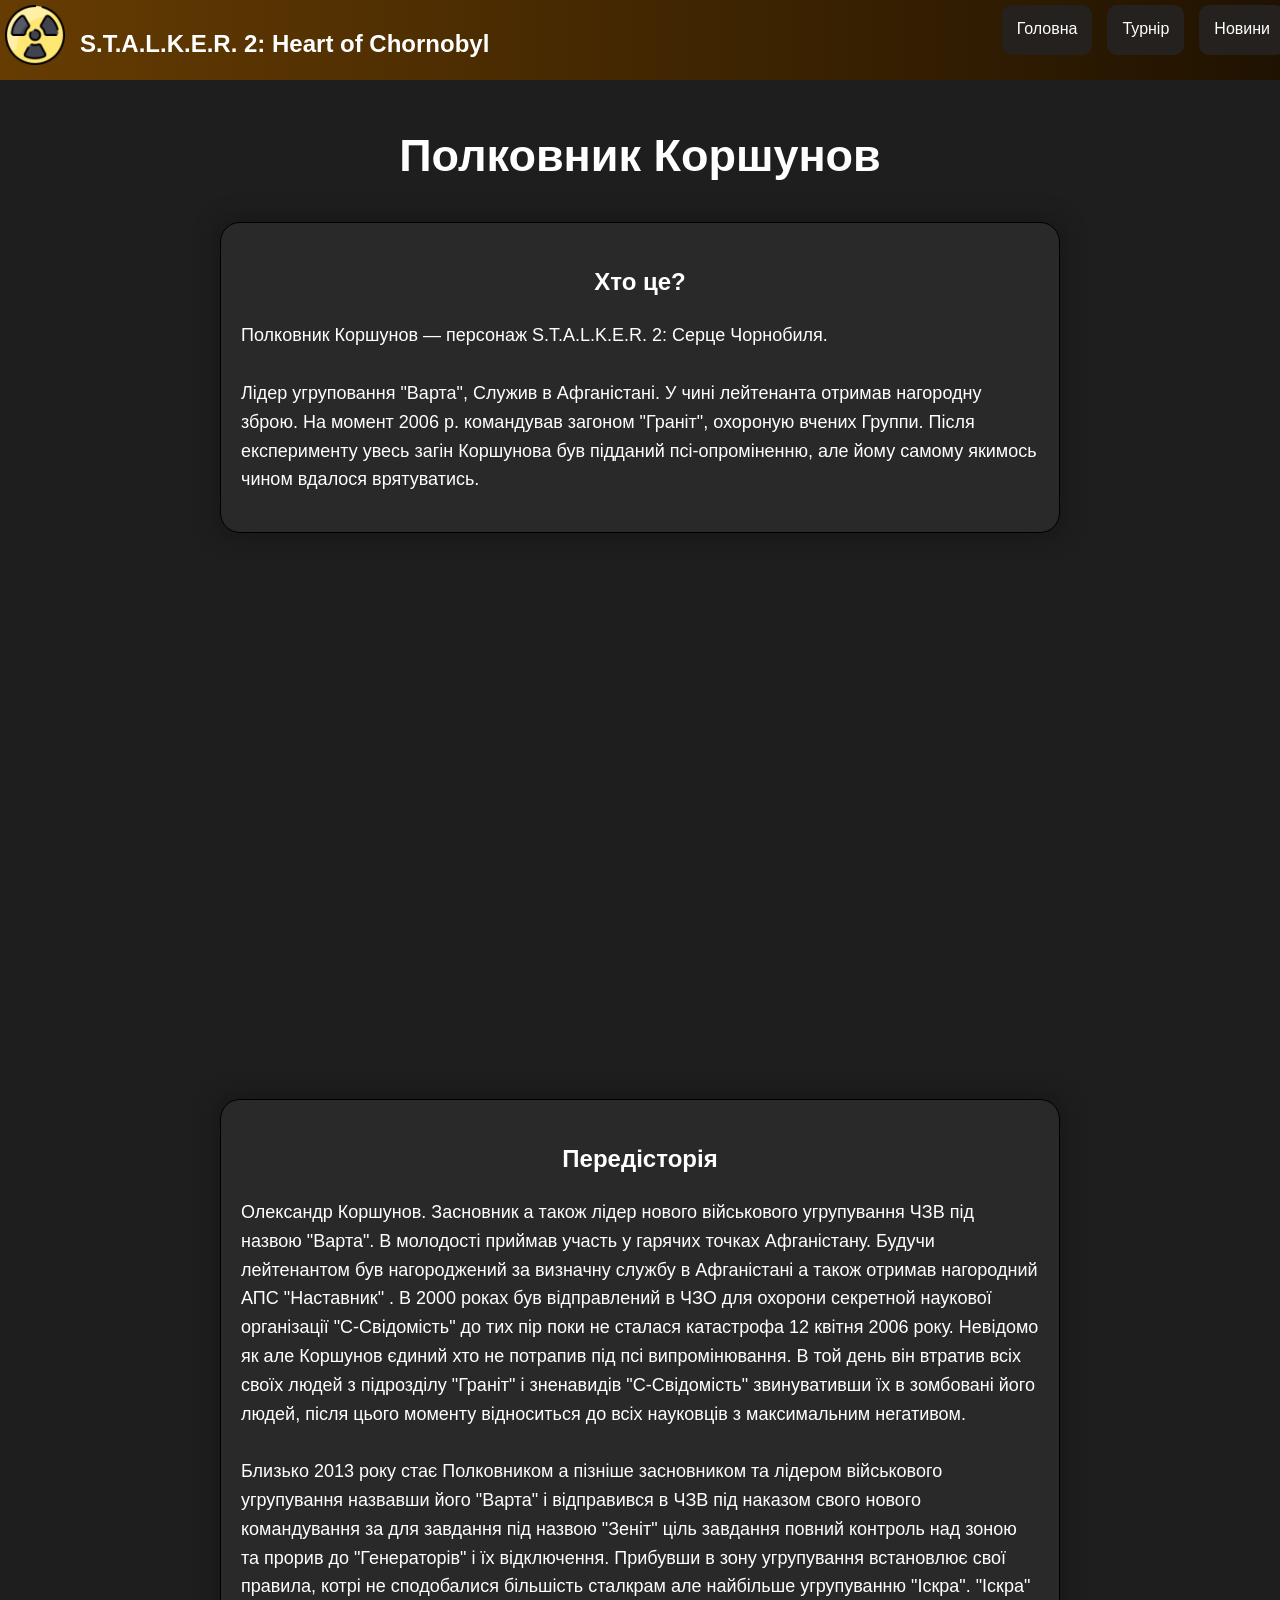
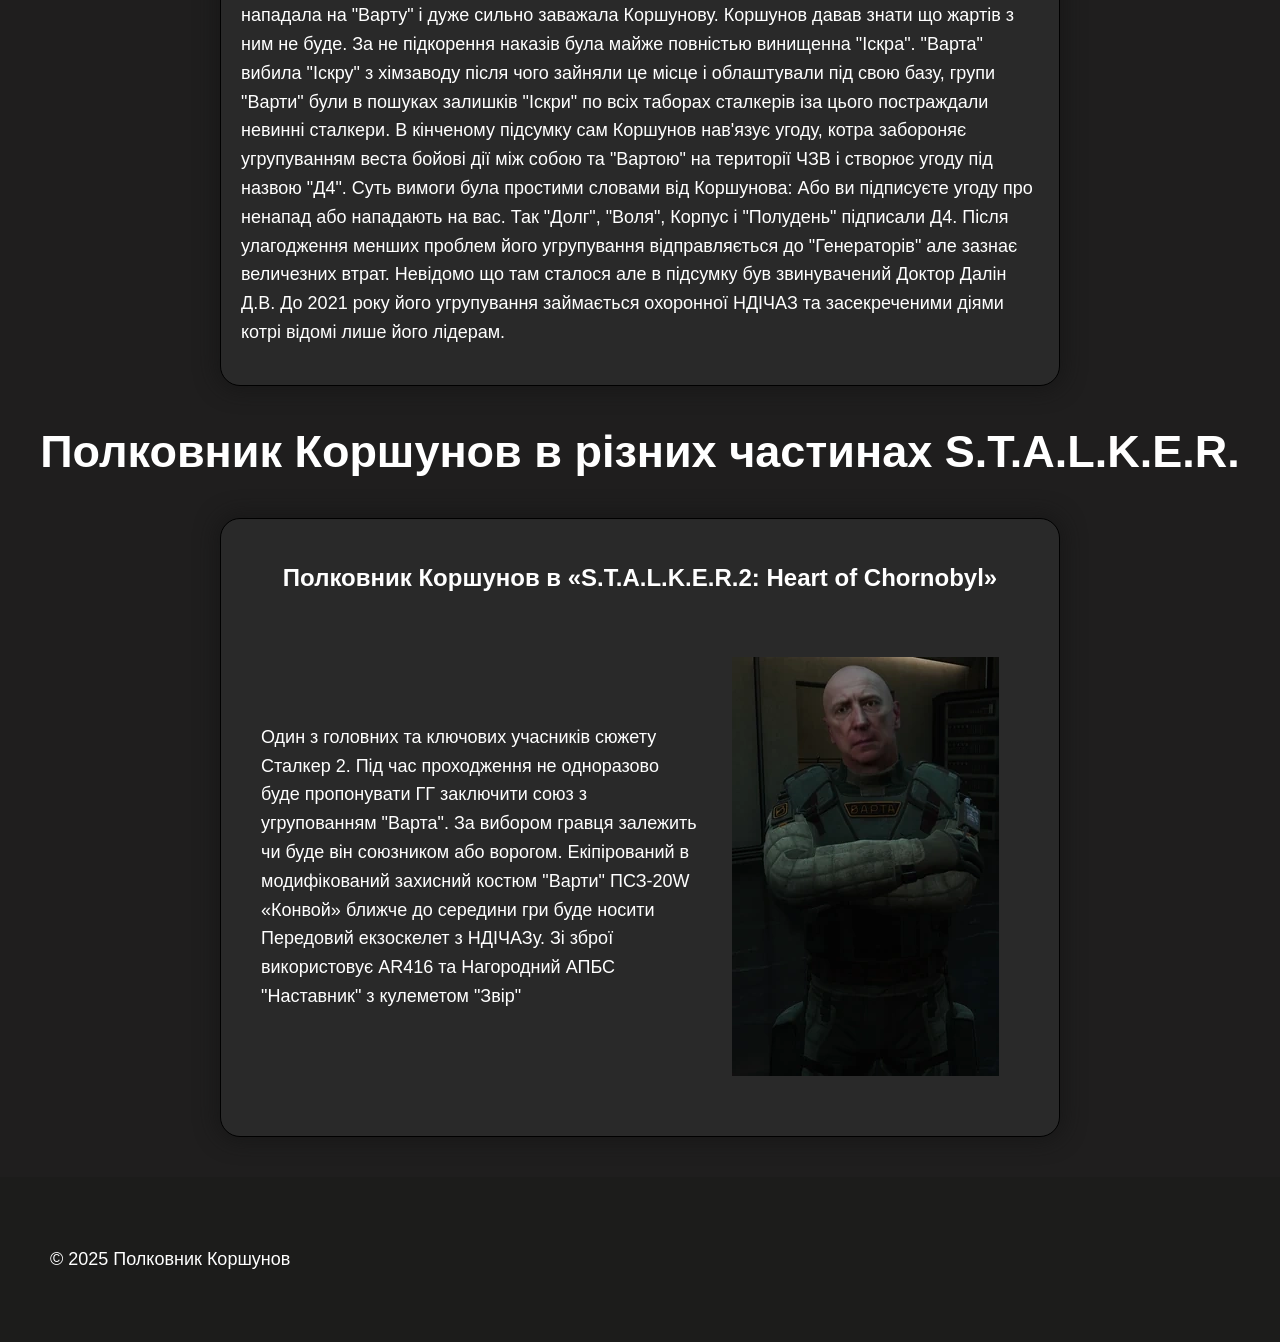
<file: Korshunov.html>
<html>
    <head>
      <title> Полковник Коршунов</title>
        <meta name="viewport" content="width=device-width, initial-scale=1.0">
        <link rel="stylesheet" href="style_strilec/style_strilec.css">
        <link rel="icon" href="https://github.com/pereboichukartem/S.T.A.L.K.E.R.2/blob/main/radiation-sign.png?raw=true" >
    </head>
  <body>
    <header>
        <div class="logo">
            <img src="radiation-sign.png" height="60px">
            <h2>S.T.A.L.K.E.R. 2: Heart of Chornobyl</h2>
        </div>
    
        <input type="checkbox" id="menu-toggle" class="menu-checkbox">
        
        <label for="menu-toggle" class="hamburger">
            <span></span>
            <span></span>
            <span></span>
        </label>
    
        <div class="menu">
            <a href="https://pereboichukartem.github.io/S.T.A.L.K.E.R.2/S.T.A.L.K.E.R._menu" class="but">Головна</a>
            <a href="https://pereboichukartem.github.io/S.T.A.L.K.E.R.2/tourment" class="but">Турнір</a>
            <a href="https://pereboichukartem.github.io/S.T.A.L.K.E.R.2/news" class="but">Новини</a>
        </div>
    </header>
  
  <main>
      <h1> Полковник Коршунов</h1>
      <div class="section">
          <h2>Хто це?</h2>
          <p>
            Полковник Коршунов — персонаж S.T.A.L.K.E.R. 2: Серце Чорнобиля.<br><br>

            Лідер угруповання "Варта", Служив в Афганістані. У чині лейтенанта 
            отримав нагородну зброю. На момент 2006 р. командував загоном "Граніт", 
            охороную вчених Группи. Після експерименту увесь загін Коршунова був 
            підданий псі-опроміненню, але йому самому якимось чином вдалося врятуватись.
          </p>
      </div>
        <iframe width="900" height="500" src="https://www.youtube.com/embed/1eZYJPSE9eQ?si=OEtappfCKN2qZHm2" title="YouTube video player" frameborder="0" allow="accelerometer; autoplay; clipboard-write; encrypted-media; gyroscope; picture-in-picture; web-share" referrerpolicy="strict-origin-when-cross-origin" allowfullscreen></iframe>
        <br>
        
        <div class="section">
          <h2>Передісторія</h2>
          <p>
            Олександр Коршунов. Засновник а також лідер нового військового угрупування ЧЗВ під 
            назвою "Варта". В молодості приймав участь у гарячих точках Афганістану. Будучи 
            лейтенантом був нагороджений за визначну службу в Афганістані а також отримав 
            нагородний АПС "Наставник" . В 2000 роках був відправлений в ЧЗО для охорони секретной 
            наукової організації "С-Свідомість" до тих пір поки не сталася катастрофа 12 квітня 2006 року. 
            Невідомо як але Коршунов єдиний хто не потрапив під псі випромінювання. В той день він 
            втратив всіх своїх людей з підрозділу "Граніт" і зненавидів "С-Свідомість" звинувативши 
            їх в зомбовані його людей, після цього моменту відноситься до всіх науковців з максимальним негативом.<br><br>
            
            Близько 2013 року стає Полковником а пізніше засновником та лідером військового угрупування 
            назвавши його "Варта" і відправився в ЧЗВ під наказом свого нового командування за для завдання 
            під назвою "Зеніт" ціль завдання повний контроль над зоною та прорив до "Генераторів" і їх 
            відключення. Прибувши в зону угрупування встановлює свої правила, котрі не сподобалися більшість 
            сталкрам але найбільше угрупуванню "Іскра". "Іскра" нападала на "Варту" і дуже сильно заважала 
            Коршунову. Коршунов давав знати що жартів з ним не буде. За не підкорення наказів була майже 
            повністью винищенна "Іскра". "Варта" вибила "Іскру" з хімзаводу після чого зайняли це місце і 
            облаштували під свою базу, групи "Варти" були в пошуках залишків "Іскри" по всіх таборах сталкерів 
            іза цього постраждали невинні сталкери. В кінченому підсумку сам Коршунов нав'язує угоду, котра 
            забороняє угрупуванням веста бойові дії між собою та "Вартою" на території ЧЗВ і створює угоду 
            під назвою "Д4". Суть вимоги була простими словами від Коршунова: Або ви підписуєте угоду про 
            ненапад або нападають на вас. Так "Долг", "Воля", Корпус і "Полудень" підписали Д4. Після 
            улагодження менших проблем його угрупування відправляється до "Генераторів" але зазнає величезних 
            втрат. Невідомо що там сталося але в підсумку був звинувачений Доктор Далін Д.В. До 2021 року його 
            угрупування займається охоронної НДІЧАЗ та засекреченими діями котрі відомі лише його лідерам.
          </p>
        </div>
      <h1> Полковник Коршунов в різних частинах S.T.A.L.K.E.R.</h1>
      <div class="section">
          <h2> Полковник Коршунов в «S.T.A.L.K.E.R.2: Heart of Chornobyl»</h2>
          <div class="wrap1">
              <p>
                Один з головних та ключових учасників сюжету Сталкер 2. Під час проходження 
                не одноразово буде пропонувати ГГ заключити союз з угрупованням "Варта". За 
                вибором гравця залежить чи буде він союзником або ворогом. Екіпірований в 
                модифікований захисний костюм "Варти" ПСЗ-20W «Конвой» ближче до середини 
                гри буде носити Передовий екзоскелет з НДІЧАЗу. Зі зброї використовує AR416 
                та Нагородний АПБС "Наставник" з кулеметом "Звір"
              </p>
              <img src="Main_HoC_character_Korshunov.webp" width="350" class="s3">
          </div>
      </div>
      
  </main>
  
  <footer>
      <p>&copy; 2025  Полковник Коршунов </p>
      
  </footer>
  </body>

</html>
</file>
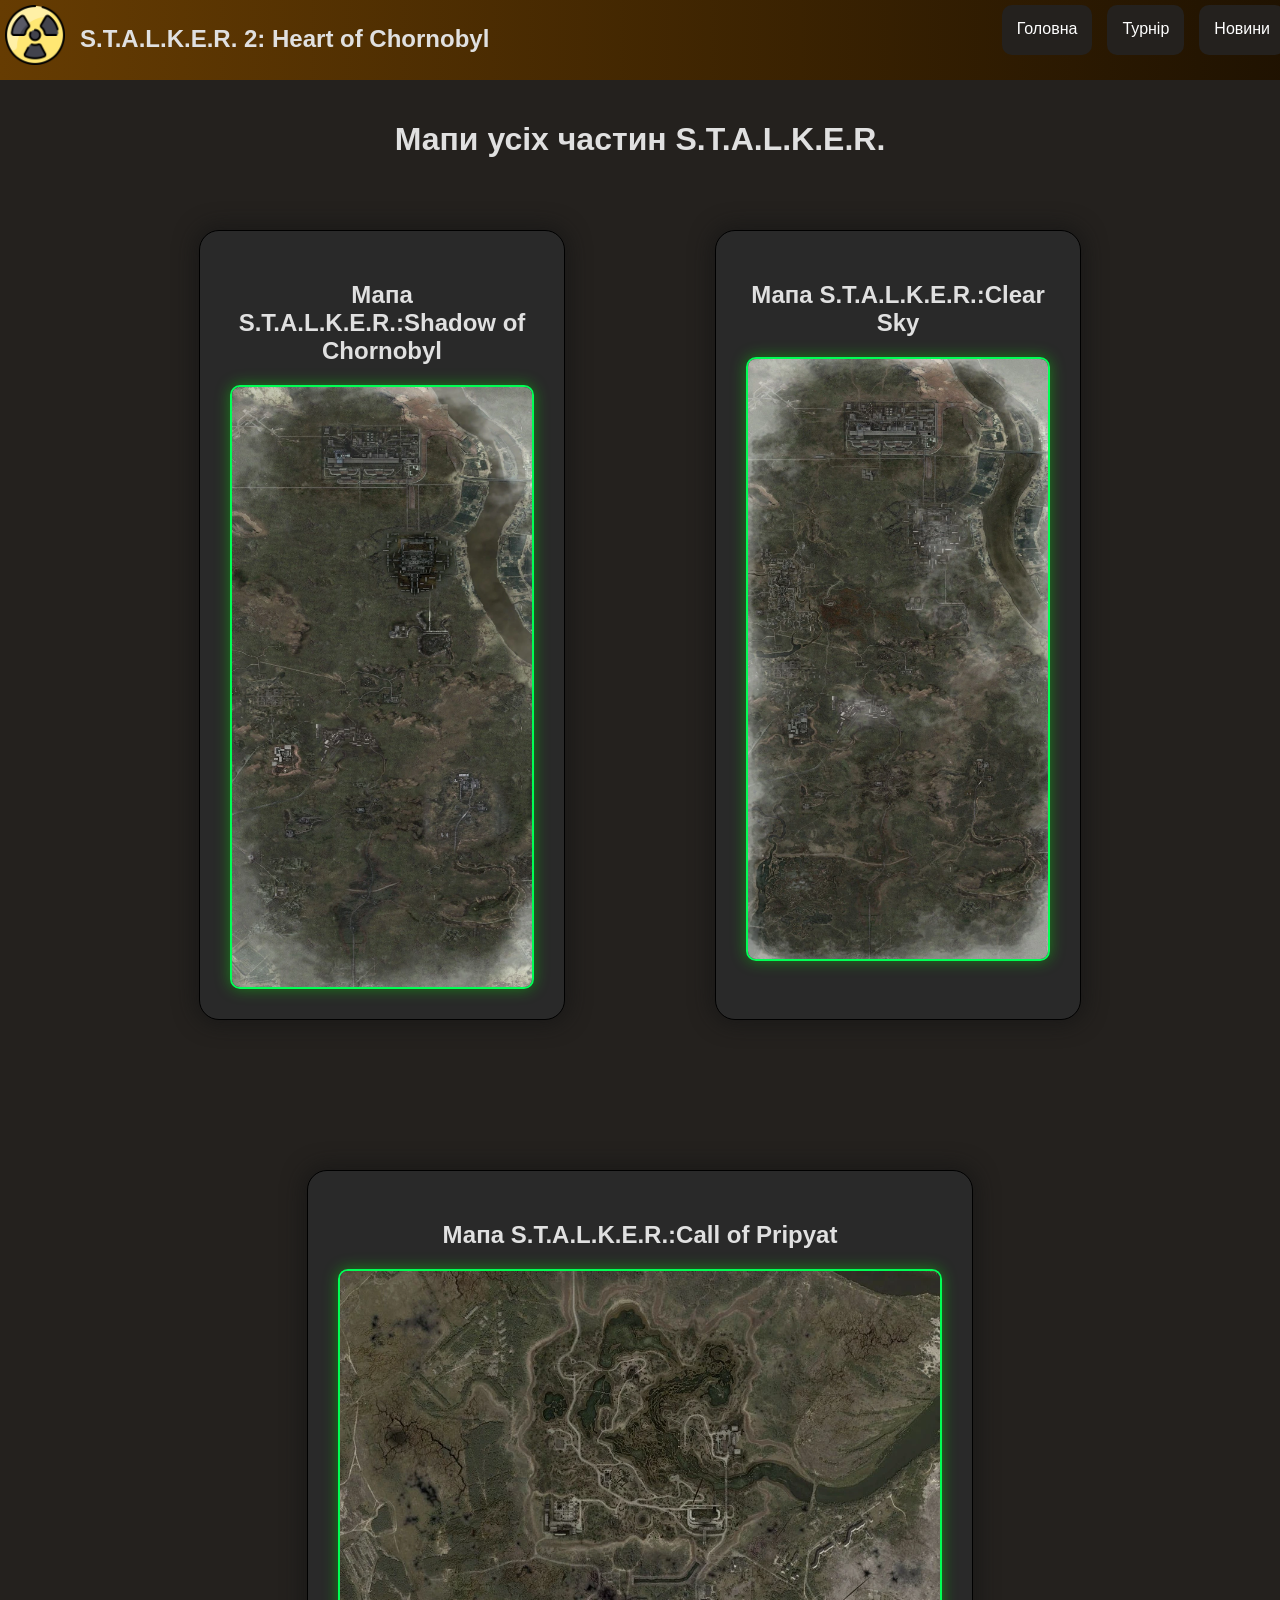
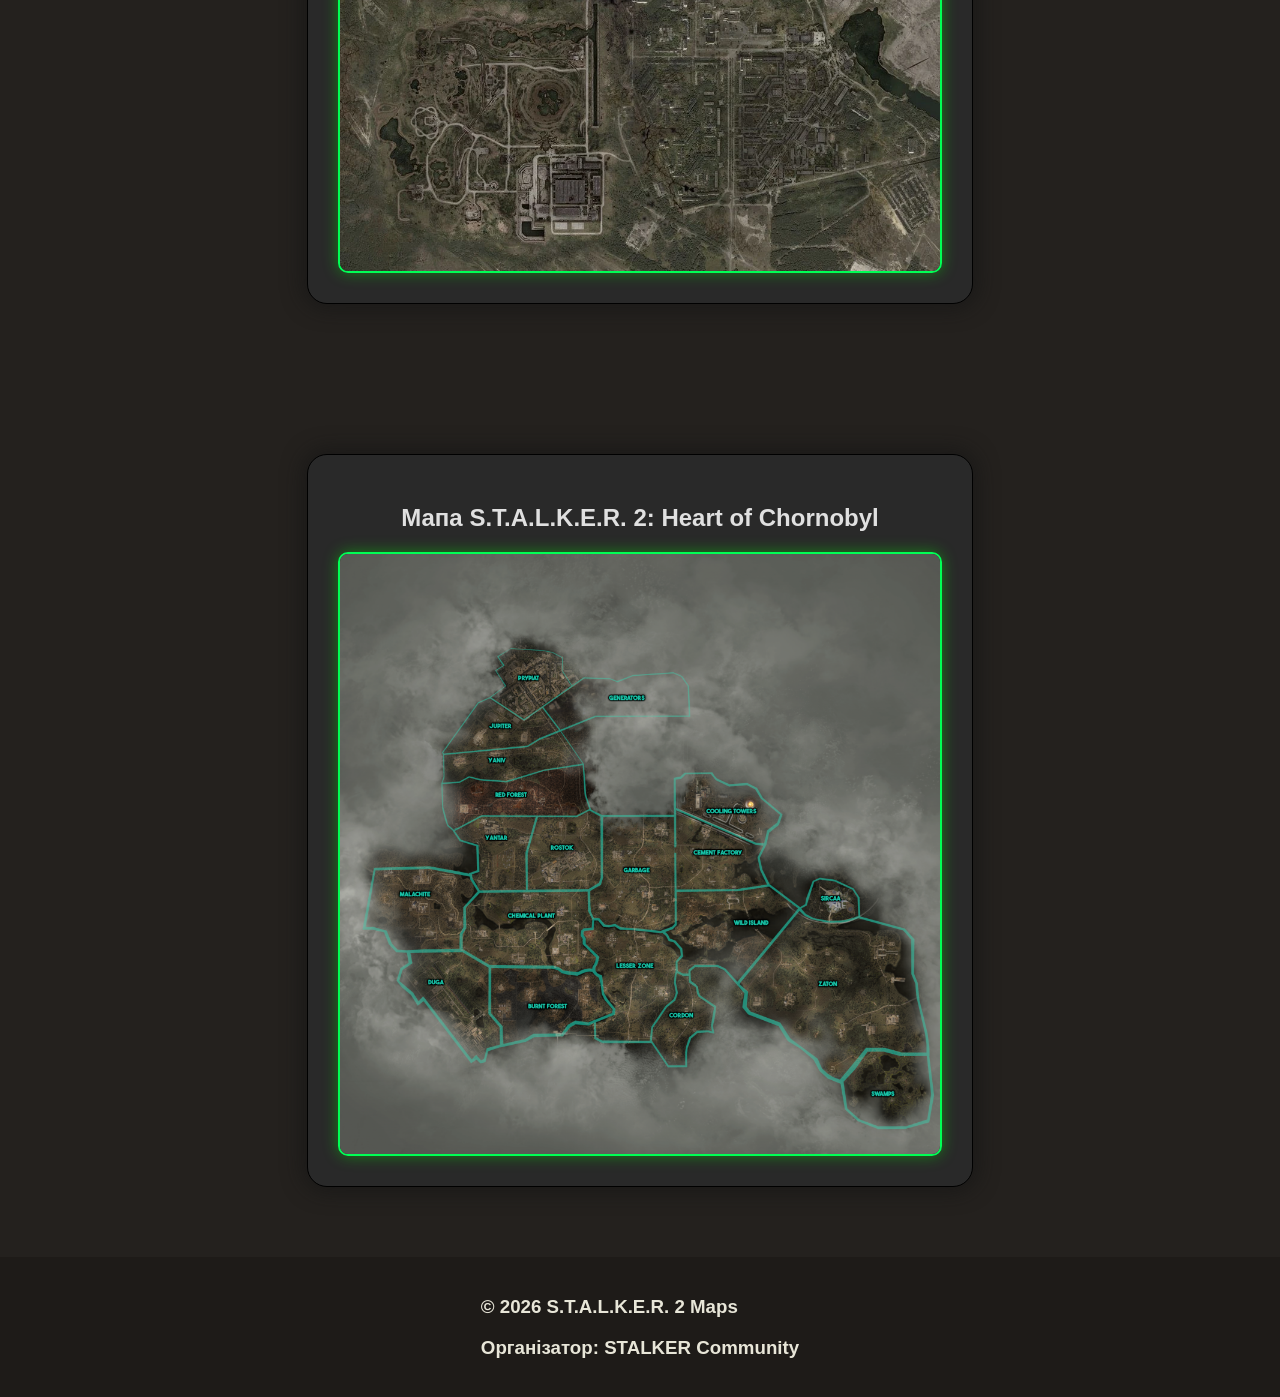
<file: map.html>
<html lang="en">
<head>
  <meta charset="UTF-8">
  <meta name="viewport" content="width=device-width, initial-scale=1.0">
  <link rel="stylesheet" href="map_style.css" >
  <title>S.T.A.L.K.E.R. Maps</title>
  <link rel="stylesheet" href="https://cdnjs.cloudflare.com/ajax/libs/font-awesome/6.7.2/css/all.min.css">
  <link rel="icon" href="https://github.com/pereboichukartem/S.T.A.L.K.E.R.2/blob/main/radiation-sign.png?raw=true" >
  <link href="https://fonts.googleapis.com/css2?family=Share+Tech+Mono&display=swap" rel="stylesheet">
</head>
<body>
    <header>
        <div class="logo">
            <img src="radiation-sign.png" height="60px">
            <h2>S.T.A.L.K.E.R. 2: Heart of Chornobyl</h2>
        </div>
    
        <input type="checkbox" id="menu-toggle" class="menu-checkbox">
        
        <label for="menu-toggle" class="hamburger">
            <span></span>
            <span></span>
            <span></span>
        </label>
    
        <div class="menu">
            <a href="https://pereboichukartem.github.io/S.T.A.L.K.E.R.2/S.T.A.L.K.E.R._menu" class="but">Головна</a>
            <a href="https://pereboichukartem.github.io/S.T.A.L.K.E.R.2/tourment" class="but">Турнір</a>
            <a href="https://pereboichukartem.github.io/S.T.A.L.K.E.R.2/news" class="but">Новини</a>
        </div>
    </header>
    <main>
        <h1>Мапи усіх частин S.T.A.L.K.E.R.</h1>
        <div class="container" >     
            
            <div class="map1">
                <h2>Мапа S.T.A.L.K.E.R.:Shadow of Chornobyl</h2>
                
                <a href="#map-full2">
                    <img src="Global_map_SoC.webp" width="300" class="map-thumb">
                </a>

                <!-- Повноекранне зображення -->
                <div class="lightbox" id="map-full2">
                <a href="#" class="close-btn">&times;</a>
                <img src="Global_map_SoC.webp" alt="Мапа Зони у повному екрані">
                </div>
            </div>
            <div class="map1">
                <h2>Мапа S.T.A.L.K.E.R.:Clear Sky</h2>
                
                <a href="#map-full3">
                    <img src="Global_map_CS.webp" width="300" class="map-thumb">
                </a>

                <!-- Повноекранне зображення -->
                <div class="lightbox" id="map-full3">
                <a href="#" class="close-btn">&times;</a>
                <img src="Global_map_CS.webp" alt="Мапа Зони у повному екрані">
                </div>
            </div>
            <div class="map1">
                <h2>Мапа S.T.A.L.K.E.R.:Call of Pripyat</h2>
                
                <a href="#map-full4">
                    <img src="Global_map_CoP.webp" width="600" class="map-thumb">
                </a>

                <!-- Повноекранне зображення -->
                <div class="lightbox" id="map-full4">
                <a href="#" class="close-btn">&times;</a>
                <img src="Global_map_CoP.webp" alt="Мапа Зони у повному екрані">
                </div>
            </div>
            <div class="map1">
                <h2>Мапа S.T.A.L.K.E.R. 2: Heart of Chornobyl</h2>
                
                <a href="#map-full">
                    <img src="stalker_2.png" width="600" class="map-thumb">
                </a>

                <!-- Повноекранне зображення -->
                <div class="lightbox" id="map-full">
                <a href="#" class="close-btn">&times;</a>
                <img src="stalker_2.png" alt="Мапа Зони у повному екрані">
                </div>
            </div>
        </div>
    </main>
    <footer>
      <div class="footer_info">
        <h3>© 2026 S.T.A.L.K.E.R. 2 Maps</h3>
        <h3>Організатор: STALKER Community</h3>
      </div>
    </footer>
</body>

</html>
</file>
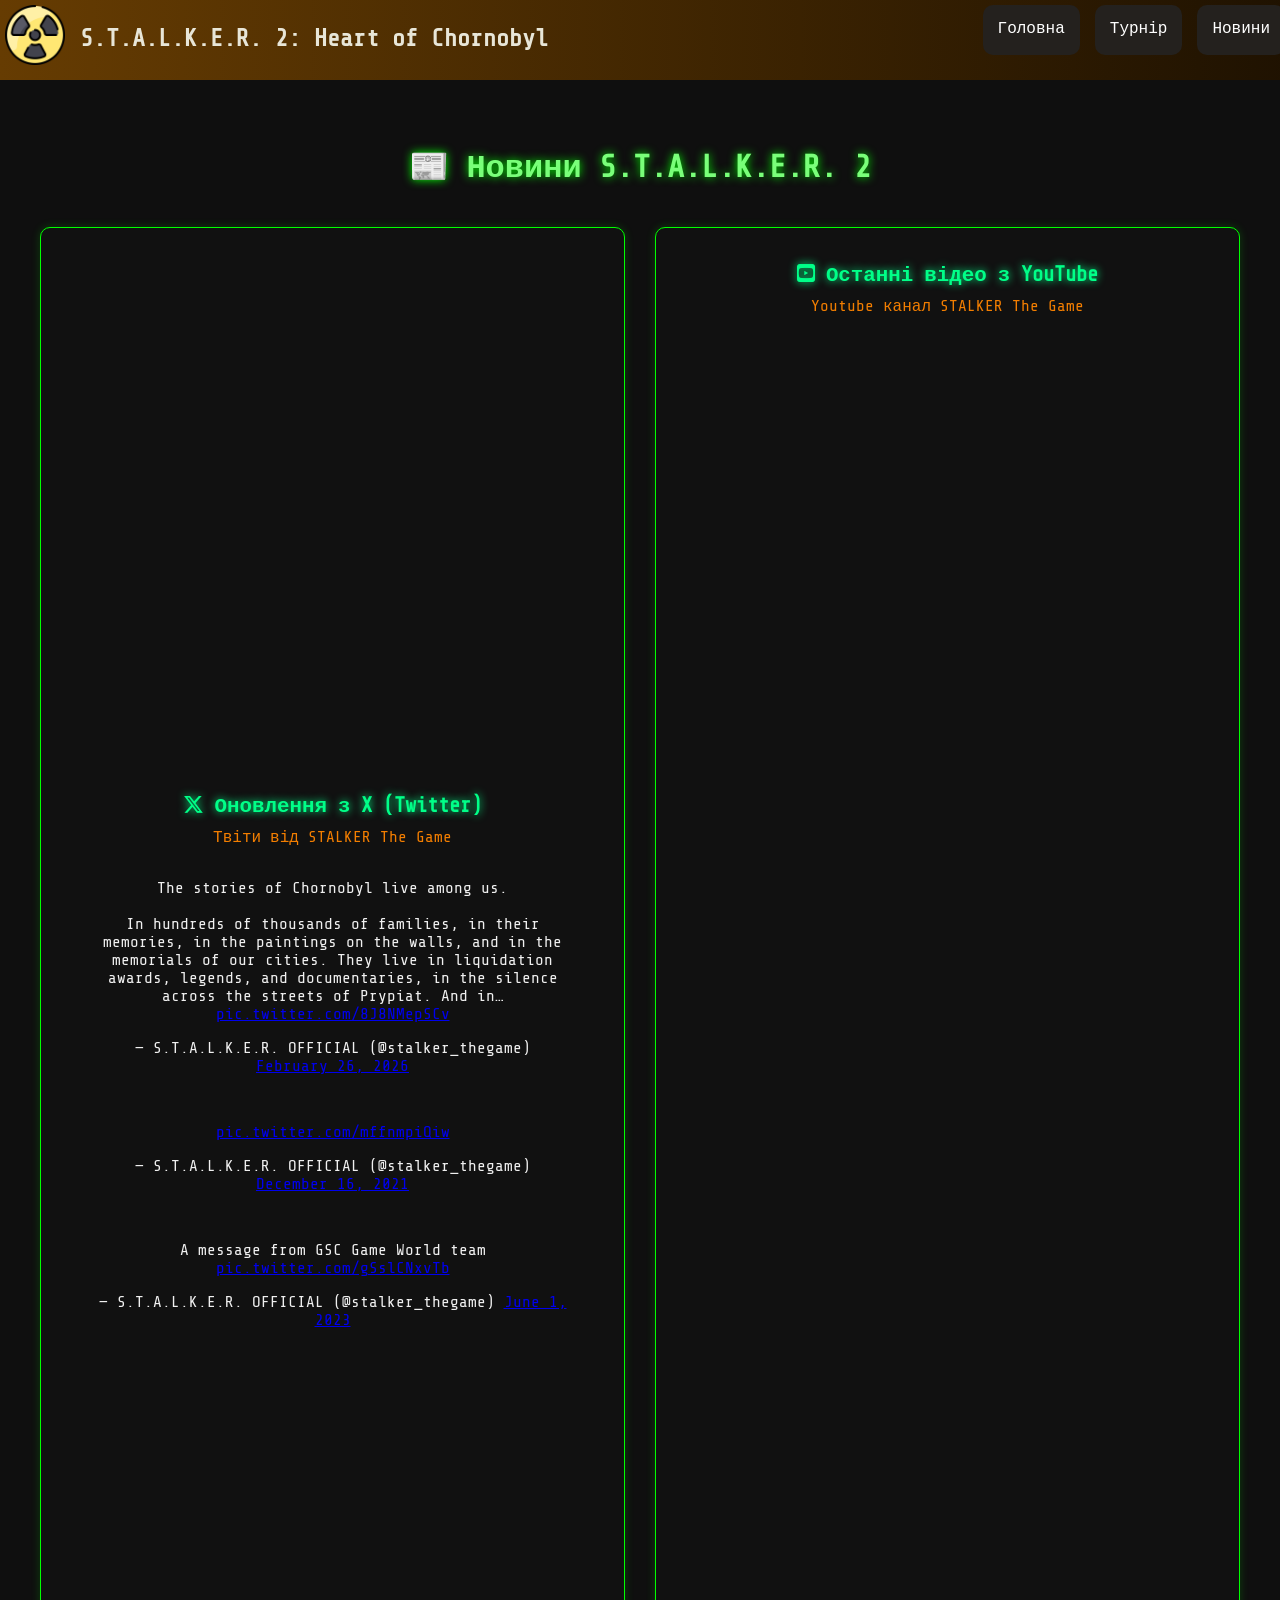
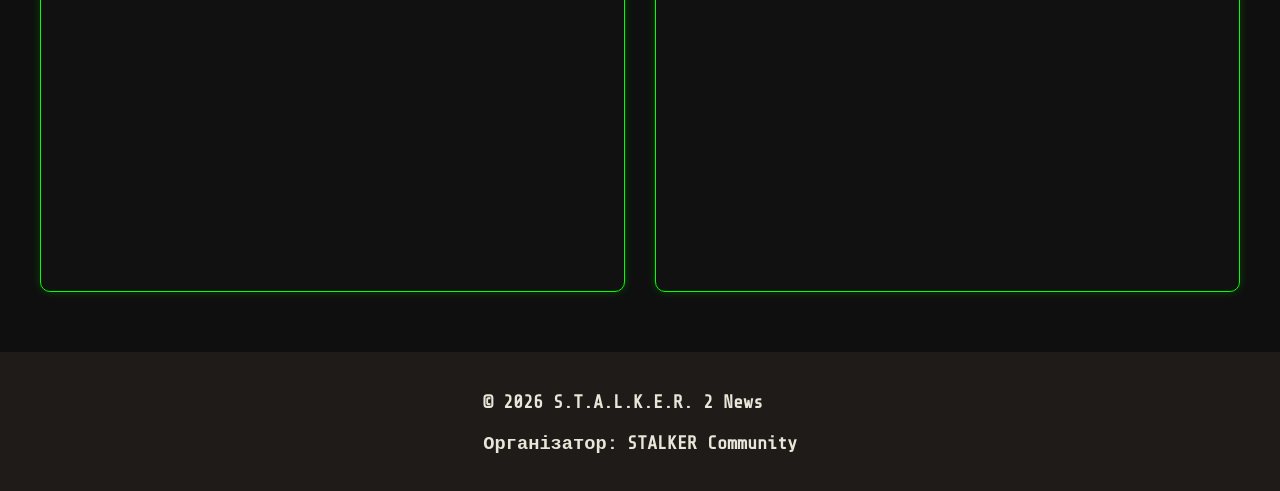
<file: news.html>
<html lang="en">
<head>
  <meta charset="UTF-8">
  <meta name="viewport" content="width=device-width, initial-scale=1.0">
  <link rel="stylesheet" href="news_style.css" >
  <title>S.T.A.L.K.E.R. 2: Heart of Chornobyl News</title>
  <link rel="stylesheet" href="https://cdnjs.cloudflare.com/ajax/libs/font-awesome/6.7.2/css/all.min.css">
  <link rel="icon" href="https://github.com/pereboichukartem/S.T.A.L.K.E.R.2/blob/main/radiation-sign.png?raw=true" >
  <link href="https://fonts.googleapis.com/css2?family=Share+Tech+Mono&display=swap" rel="stylesheet">
</head>
<body>
    <header>
        <div class="logo">
            <img src="radiation-sign.png" height="60px">
            <h2>S.T.A.L.K.E.R. 2: Heart of Chornobyl</h2>
        </div>
    
        <input type="checkbox" id="menu-toggle" class="menu-checkbox">
        
        <label for="menu-toggle" class="hamburger">
            <span></span>
            <span></span>
            <span></span>
        </label>
    
        <div class="menu">
            <a href="https://pereboichukartem.github.io/S.T.A.L.K.E.R.2/S.T.A.L.K.E.R._menu" class="but">Головна</a>
            <a href="https://pereboichukartem.github.io/S.T.A.L.K.E.R.2/tourment" class="but">Турнір</a>
            <a href="https://pereboichukartem.github.io/S.T.A.L.K.E.R.2/news" class="but">Новини</a>
        </div>
    </header>
    <main>
        <section id="news-section">
            <h2 class="section-title">📰 Новини S.T.A.L.K.E.R. 2</h2>
            <div class="news-grid">

                <!-- Twitter -->
                <div class="news-card">
                    <h3><i class="fa-brands fa-x-twitter"></i> Оновлення з X (Twitter)</h3>
                    <a class="twitter-timeline"
                       href="https://twitter.com/stalker_thegame"
                       data-theme="dark"
                       data-chrome="noheader nofooter noborders transparent"
                       data-tweet-limit="5"
                       height="600">
                       Твіти від STALKER The Game
                    </a>
                    <blockquote class="twitter-tweet"><p lang="en" dir="ltr">The stories of Chornobyl live among us. <br><br>In hundreds of thousands of families, in their memories, in the paintings on the walls, and in the memorials of our cities. They live in liquidation awards, legends, and documentaries, in the silence across the streets of Prypiat. And in… <a href="https://t.co/8J8NMepSCv">pic.twitter.com/8J8NMepSCv</a></p>&mdash; S.T.A.L.K.E.R. OFFICIAL (@stalker_thegame) <a href="https://twitter.com/stalker_thegame/status/2027021418005729312?ref_src=twsrc%5Etfw">February 26, 2026</a></blockquote> <script async src="https://platform.twitter.com/widgets.js" charset="utf-8"></script>
                    <blockquote class="twitter-tweet"><p lang="zxx" dir="ltr"><a href="https://t.co/mffnmpiQiw">pic.twitter.com/mffnmpiQiw</a></p>&mdash; S.T.A.L.K.E.R. OFFICIAL (@stalker_thegame) <a href="https://twitter.com/stalker_thegame/status/1471620399997886472?ref_src=twsrc%5Etfw">December 16, 2021</a></blockquote> <script async src="https://platform.twitter.com/widgets.js" charset="utf-8"></script>
                    <blockquote class="twitter-tweet"><p lang="en" dir="ltr">A message from GSC Game World team <a href="https://t.co/gSslCNxvTb">pic.twitter.com/gSslCNxvTb</a></p>&mdash; S.T.A.L.K.E.R. OFFICIAL (@stalker_thegame) <a href="https://twitter.com/stalker_thegame/status/1664315994683195412?ref_src=twsrc%5Etfw">June 1, 2023</a></blockquote> <script async src="https://platform.twitter.com/widgets.js" charset="utf-8"></script>
                    
                </div>
                <!-- YouTube -->
                <div class="news-card">
                  <h3><i class="fa-brands fa-square-youtube"></i> Останні відео з YouTube</h3>
                    <a class="youtube-timeline"
                       href="https://www.youtube.com/@GSCGameWorldOfficial"
                       data-theme="dark"
                       data-chrome="noheader nofooter noborders transparent"
                       data-tweet-limit="5"
                       height="600">
                       Youtube канал STALKER The Game
                    </a>
                  <iframe width="100%" height="500" src="https://www.youtube.com/embed/jKxZ0PVMI2s?si=SvXTZ25jQru---PR" title="YouTube video player" frameborder="0" allow="accelerometer; autoplay; clipboard-write; encrypted-media; gyroscope; picture-in-picture; web-share" referrerpolicy="strict-origin-when-cross-origin" allowfullscreen></iframe>
                  <iframe width="100%" height="500" src="https://www.youtube.com/embed/5qdv38i67U0?si=S-oiobF2coGdvhck" title="YouTube video player" frameborder="0" allow="accelerometer; autoplay; clipboard-write; encrypted-media; gyroscope; picture-in-picture; web-share" referrerpolicy="strict-origin-when-cross-origin" allowfullscreen></iframe>
                  <iframe width="100%" height="500" src="https://www.youtube.com/embed/I21vISaN7Pw?si=A9ASSFGe3NmqYaT4" title="YouTube video player" frameborder="0" allow="accelerometer; autoplay; clipboard-write; encrypted-media; gyroscope; picture-in-picture; web-share" referrerpolicy="strict-origin-when-cross-origin" allowfullscreen></iframe>
                </div>

            </div>
        </section>

    </main>
    <footer>
      <div class="footer_info">
        <h3>© 2026 S.T.A.L.K.E.R. 2 News</h3>
        <h3>Організатор: STALKER Community</h3>
      </div>
    </footer>
</body>

</html>
</file>
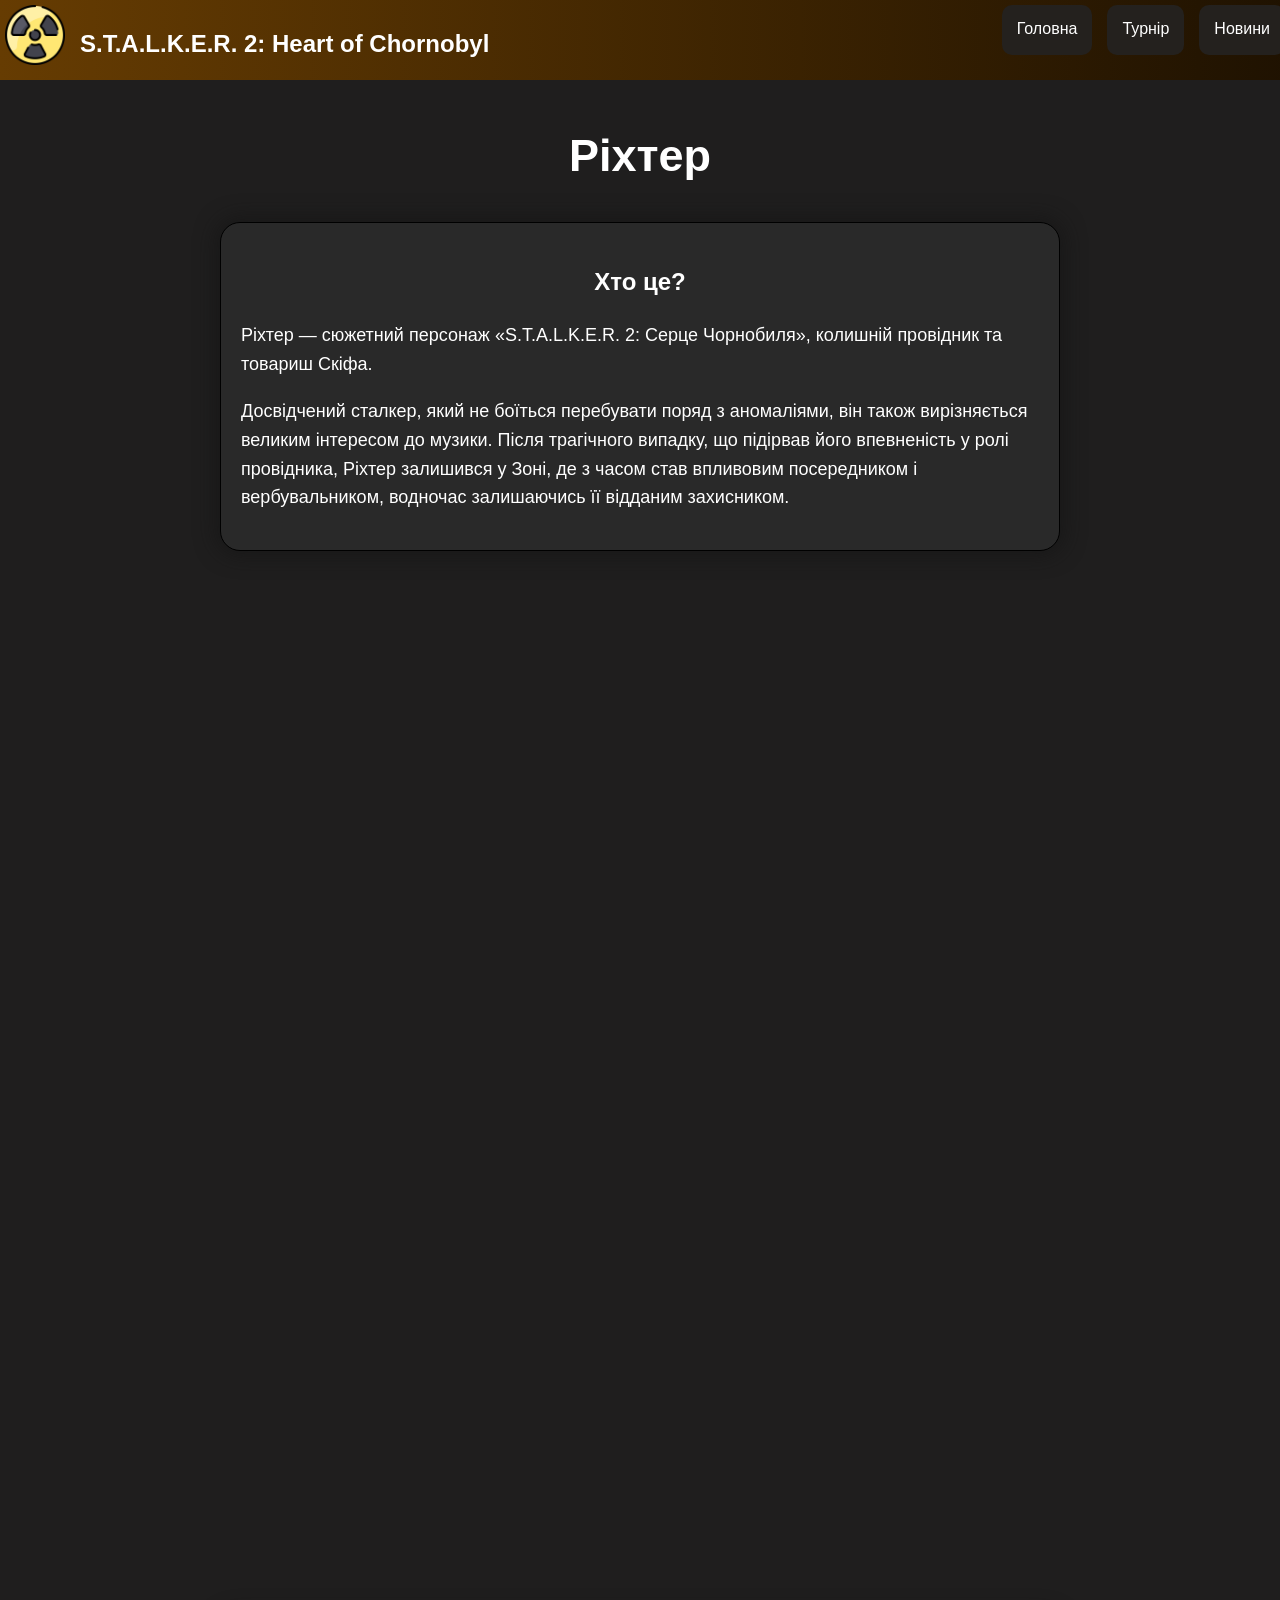
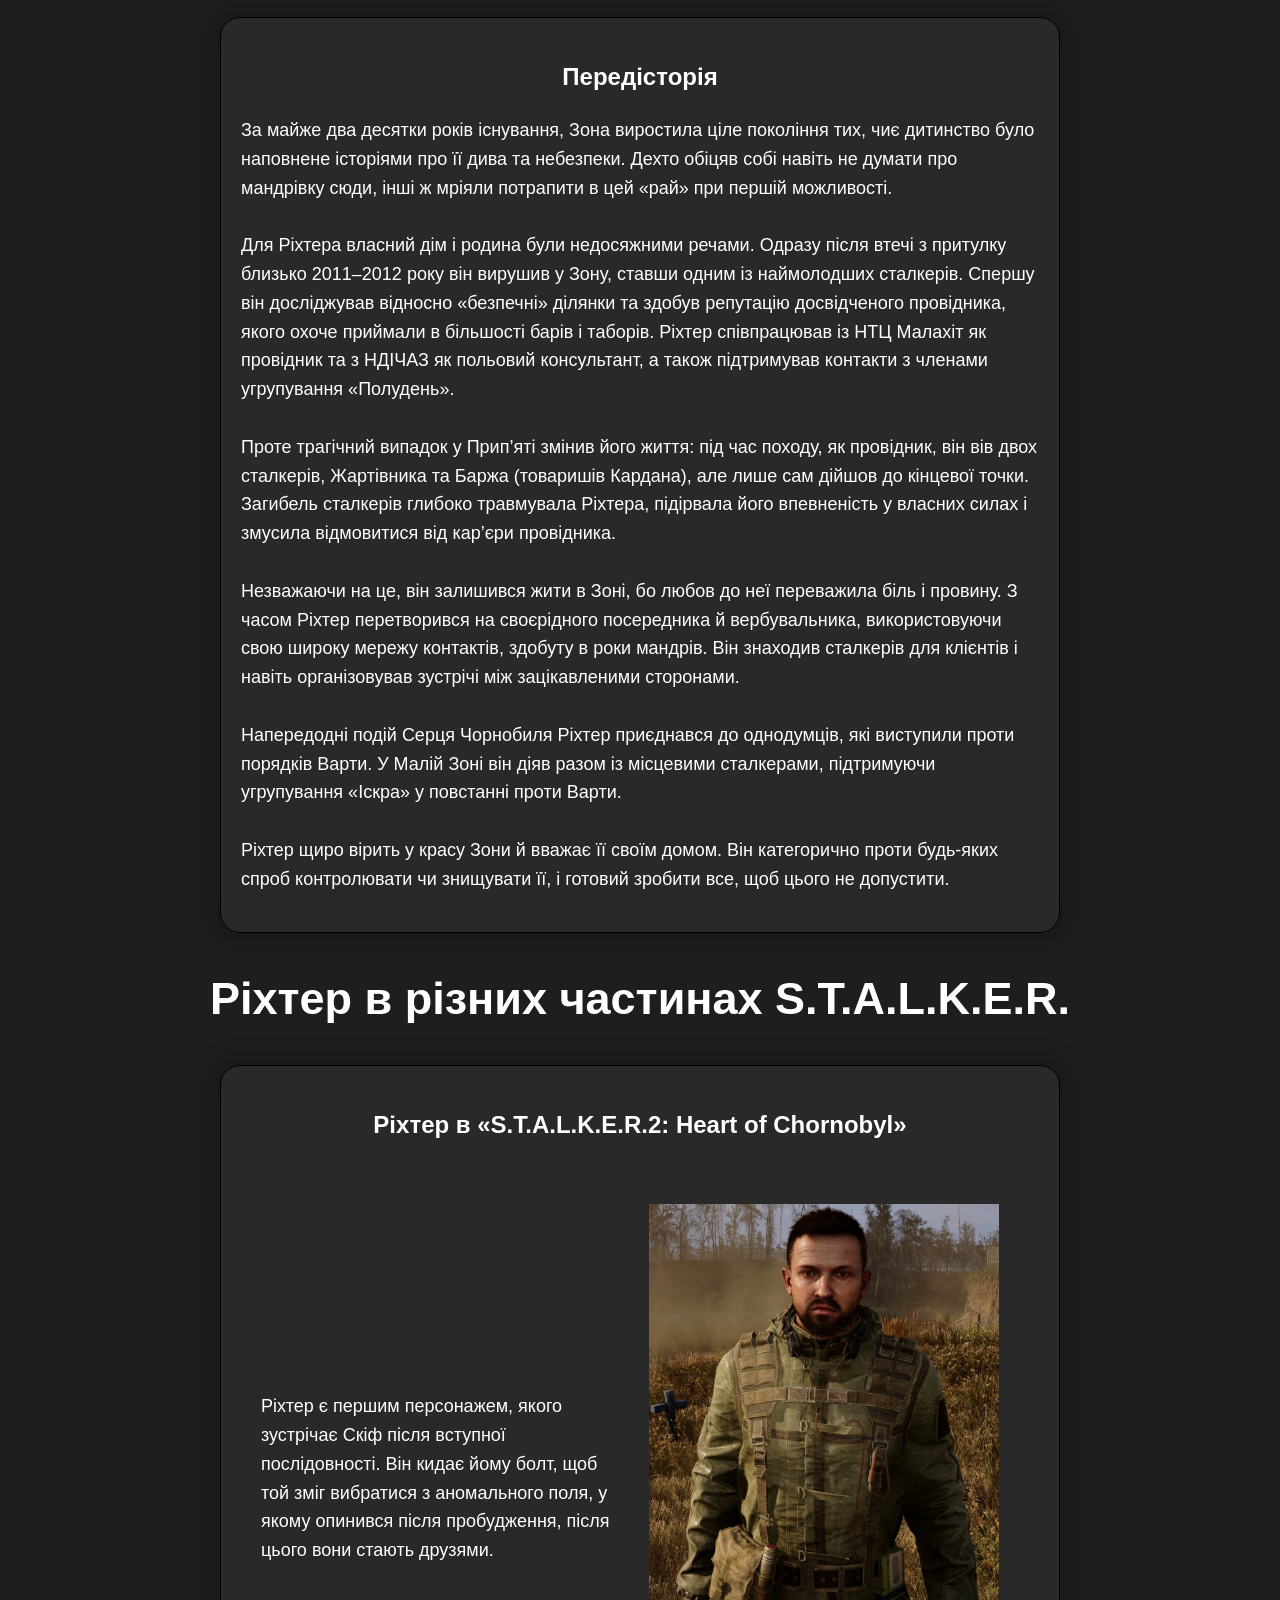
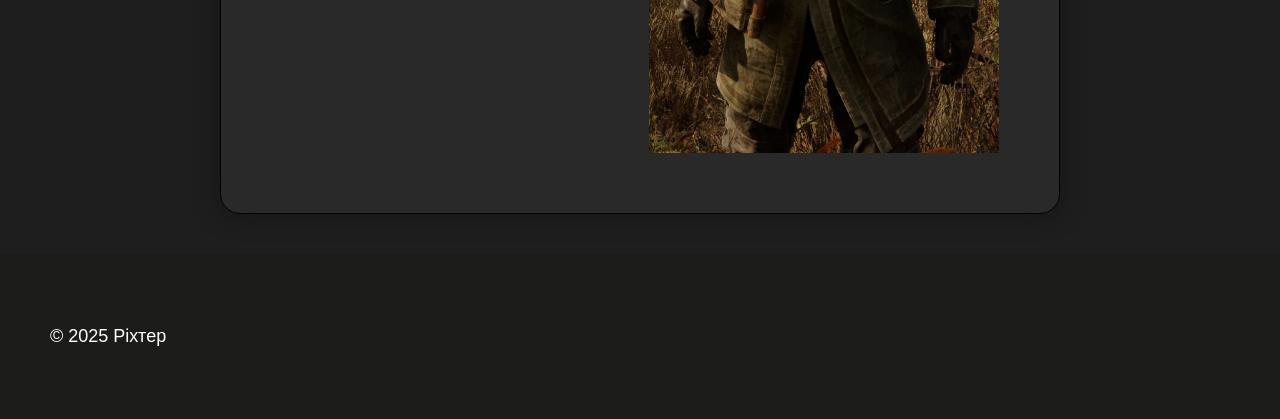
<file: Rihter.html>
<html>
    <head>
      <title>Ріхтер</title>
        <meta name="viewport" content="width=device-width, initial-scale=1.0">
        <link rel="stylesheet" href="style_strilec/style_strilec.css">
        <link rel="icon" href="https://github.com/pereboichukartem/S.T.A.L.K.E.R.2/blob/main/radiation-sign.png?raw=true" >
    </head>
  <body>
    <header>
        <div class="logo">
            <img src="radiation-sign.png" height="60px">
            <h2>S.T.A.L.K.E.R. 2: Heart of Chornobyl</h2>
        </div>
    
        <input type="checkbox" id="menu-toggle" class="menu-checkbox">
        
        <label for="menu-toggle" class="hamburger">
            <span></span>
            <span></span>
            <span></span>
        </label>
    
        <div class="menu">
            <a href="https://pereboichukartem.github.io/S.T.A.L.K.E.R.2/S.T.A.L.K.E.R._menu" class="but">Головна</a>
            <a href="https://pereboichukartem.github.io/S.T.A.L.K.E.R.2/tourment" class="but">Турнір</a>
            <a href="https://pereboichukartem.github.io/S.T.A.L.K.E.R.2/news" class="but">Новини</a>
        </div>
    </header>
  
  <main>
      <h1>Ріхтер</h1>
      <div class="section">
          <h2>Хто це?</h2>
          <p>
              Ріхтер — сюжетний персонаж «S.T.A.L.K.E.R. 2: Серце Чорнобиля», колишній провідник та товариш Скіфа.
          </p>
          <p>
              Досвідчений сталкер, який не боїться перебувати поряд з аномаліями, він також вирізняється великим
              інтересом до музики. Після трагічного випадку, що підірвав його впевненість у ролі провідника,
              Ріхтер залишився у Зоні, де з часом став впливовим посередником і вербувальником, водночас залишаючись її відданим захисником.
          </p>
      </div>
        <iframe width="900" height="500" src="https://www.youtube.com/embed/qtZni3h4W0g?si=BrQpYZlGr4epTN8s" title="YouTube video player" frameborder="0" allow="accelerometer; autoplay; clipboard-write; encrypted-media; gyroscope; picture-in-picture; web-share" referrerpolicy="strict-origin-when-cross-origin" allowfullscreen></iframe>
        <br>
        <iframe width="900" height="500" src="https://www.youtube.com/embed/6eMlqrfidbQ?si=jvJSZSuOOyjWMPDd" title="YouTube video player" frameborder="0" allow="accelerometer; autoplay; clipboard-write; encrypted-media; gyroscope; picture-in-picture; web-share" referrerpolicy="strict-origin-when-cross-origin" allowfullscreen></iframe>
        <div class="section">
          <h2>Передісторія</h2>
          <p>
                За майже два десятки років існування, Зона виростила ціле покоління тих, чиє дитинство було наповнене
                історіями про її дива та небезпеки. Дехто обіцяв собі навіть не думати про мандрівку сюди, інші ж
                мріяли потрапити в цей «рай» при першій можливості.<br><br>
            
                Для Ріхтера власний дім і родина були недосяжними речами. Одразу після втечі з притулку близько 2011–2012 року
                він вирушив у Зону, ставши одним із наймолодших сталкерів. Спершу він досліджував відносно «безпечні» ділянки
                та здобув репутацію досвідченого провідника, якого охоче приймали в більшості барів і таборів. Ріхтер співпрацював із НТЦ Малахіт як провідник та з НДІЧАЗ як польовий консультант, а також підтримував контакти з членами угрупування «Полудень».<br><br>
            
                Проте трагічний випадок у Прип’яті змінив його життя: під час походу, як провідник, він вів двох сталкерів,
                Жартівника та Баржа (товаришів Кардана), але лише сам дійшов до кінцевої точки. Загибель сталкерів глибоко
                травмувала Ріхтера, підірвала його впевненість у власних силах і змусила відмовитися від кар’єри провідника.<br><br>

                Незважаючи на це, він залишився жити в Зоні, бо любов до неї переважила біль і провину. З часом Ріхтер перетворився 
                на своєрідного посередника й вербувальника, використовуючи свою широку мережу контактів, здобуту в роки мандрів. 
                Він знаходив сталкерів для клієнтів і навіть організовував зустрічі між зацікавленими сторонами.<br><br>

                Напередодні подій Серця Чорнобиля Ріхтер приєднався до однодумців, які виступили проти порядків Варти. 
                У Малій Зоні він діяв разом із місцевими сталкерами, підтримуючи угрупування «Іскра» у повстанні проти Варти.<br><br>

                Ріхтер щиро вірить у красу Зони й вважає її своїм домом. Він категорично проти будь-яких спроб контролювати чи знищувати її, 
                і готовий зробити все, щоб цього не допустити.
          </p>
        </div>
      <h1>Ріхтер в різних частинах S.T.A.L.K.E.R.</h1>
      <div class="section">
          <h2>Ріхтер в «S.T.A.L.K.E.R.2: Heart of Chornobyl»</h2>
          <div class="wrap1">
              <p>
                  Ріхтер є першим персонажем, якого зустрічає Скіф після вступної послідовності. 
                  Він кидає йому болт, щоб той зміг вибратися з аномального поля, у якому опинився після пробудження, після цього вони стають друзями.
              </p>
              <img src="Main_HoC_character_Richter.webp" width="350" class="s3">
          </div>
      </div>
      
  </main>
  
  <footer>
      <p>&copy; 2025 Ріхтер </p>
      
  </footer>
  </body>

</html>
</file>
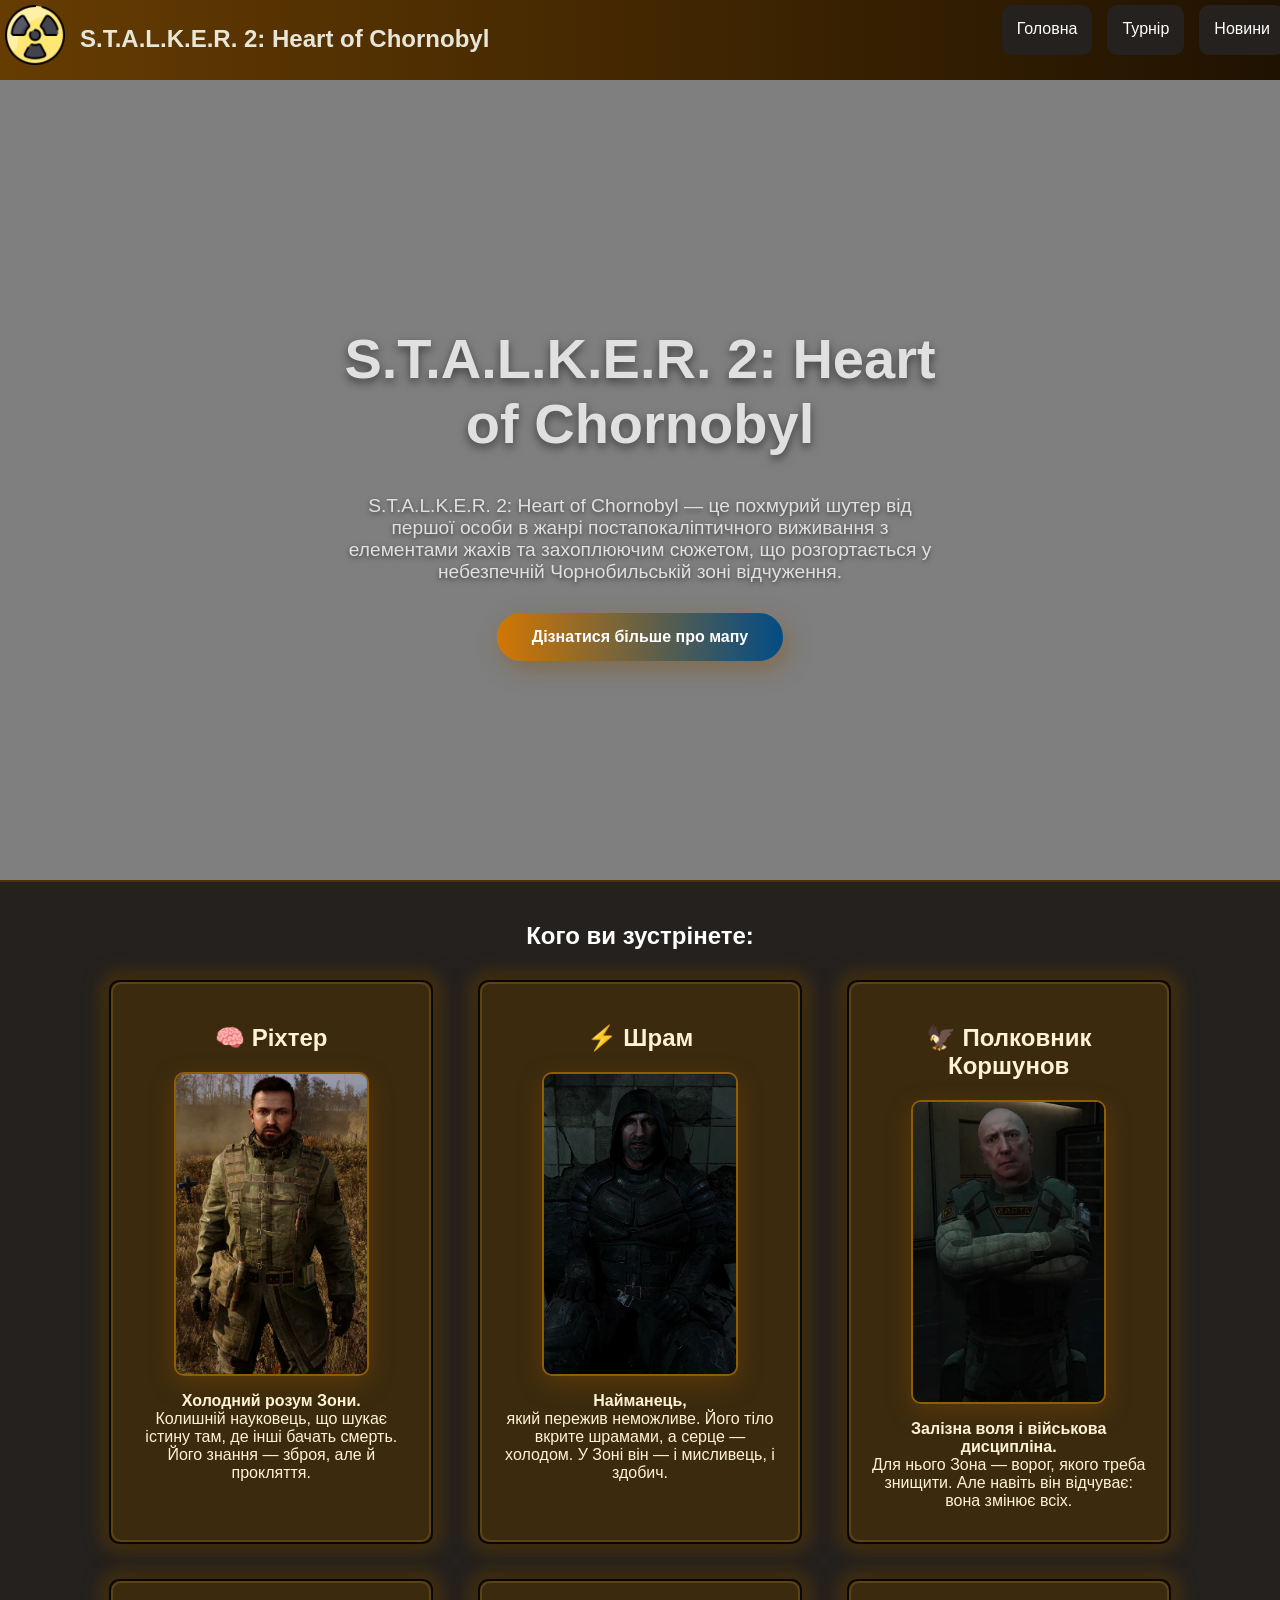
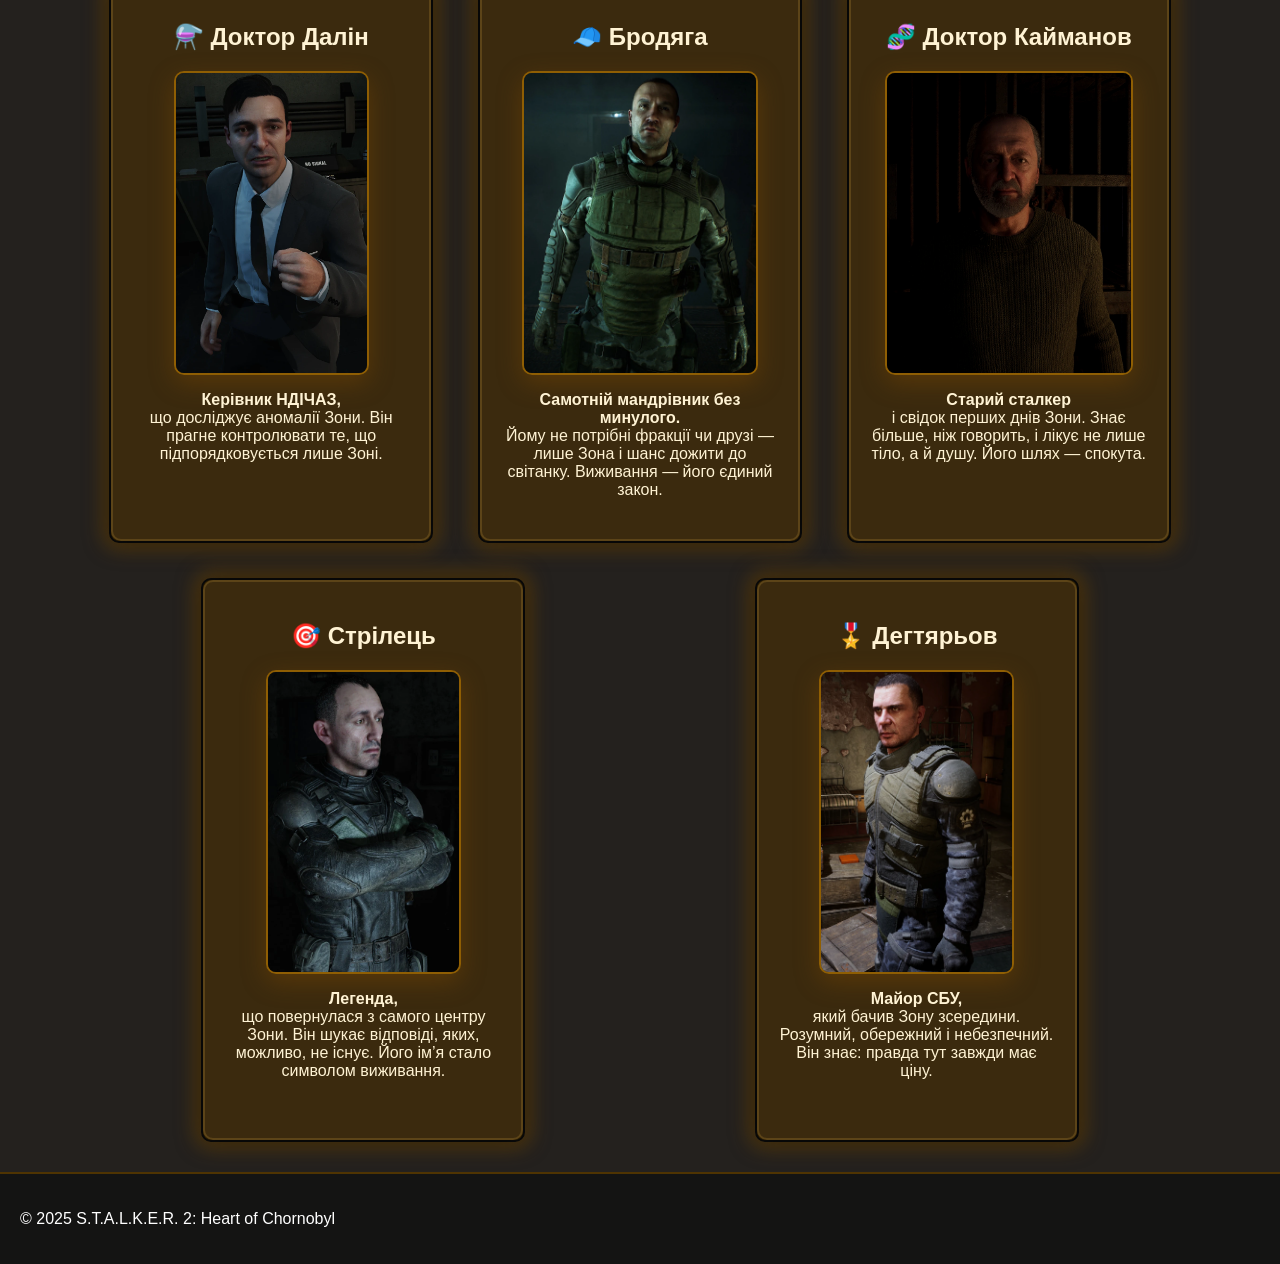
<file: S.T.A.L.K.E.R._menu.html>
<html>
    <head>
        <title>S.T.A.L.K.E.R.2</title>
        <link rel="stylesheet" href="style.css">
        <link rel="icon" href="https://github.com/pereboichukartem/S.T.A.L.K.E.R.2/blob/main/radiation-sign.png?raw=true" >
        <meta name="viewport" content="width=device-width, initial-scale=1.0">
    </head>
<body>
    <header>
        <div class="logo">
            <img src="radiation-sign.png" height="60px">
            <h2>S.T.A.L.K.E.R. 2: Heart of Chornobyl</h2>
        </div>
        
        <input type="checkbox" id="menu-toggle" class="menu-checkbox">
            
        <label for="menu-toggle" class="hamburger">
            <span></span>
            <span></span>
            <span></span>
        </label>
        
        <div class="menu">
            <a href="https://pereboichukartem.github.io/S.T.A.L.K.E.R.2/S.T.A.L.K.E.R._menu" class="but">Головна</a>
            <a href="https://pereboichukartem.github.io/S.T.A.L.K.E.R.2/tourment" class="but">Турнір</a>
            <a href="https://pereboichukartem.github.io/S.T.A.L.K.E.R.2/news" class="but">Новини</a>
        </div>
    </header>
    <div class="hero">
            <h1>S.T.A.L.K.E.R. 2: Heart of Chornobyl</h1>
            <p>S.T.A.L.K.E.R. 2: Heart of Chornobyl — це похмурий шутер від першої особи в жанрі постапокаліптичного виживання з елементами жахів та захоплюючим сюжетом, що розгортається у небезпечній Чорнобильській зоні відчуження.</p>
            <a href="https://pereboichukartem.github.io/S.T.A.L.K.E.R.2/map" class="cta-button">Дізнатися більше про мапу</a>
    </div>
    <main>
       <div class="container">
           <h2>Кого ви зустрінете:</h2>
           <div class="cards-wrap"> 
               <div class="card">
                   <div class="card-front">
                       <h2>🧠 Ріхтер</h2>
                       <img src="Main_HoC_character_Richter.webp" height="300px" class="img">
                       <p><span>Холодний розум Зони.</span> Колишній науковець, що шукає істину там, де інші бачать смерть. Його знання — зброя, але й прокляття.</p>
                   </div>
                   <div class="card-back">
                       <h2>🧠 Ріхтер</h2>
                       <p>Колись він шукав істину в лабораторіях, тепер — серед руїн Зони. Його розум гостріший за ніж, але кожне відкриття коштує частинки людяності. Він бачить закономірність там, де інші бачать хаос. Рідкісні союзники обережні поруч із ним, бо бояться його холодного розуму. Кожен його крок продуманий, і водночас непередбачуваний. Можливо, саме тому Зона дозволяє йому жити.</p>
                       <a href="https://pereboichukartem.github.io/S.T.A.L.K.E.R.2/Rihter" class="deteils">Детально про Ріхтера</a>
                   </div>
               </div>
            
                
                <div class="card">
                    <div class="card-front">
                        <h2>⚡ Шрам</h2>
                        <img src="Main_HoC_character_Scar.webp" height="300px" class="img">
                        <p><span>Найманець,</span> який пережив неможливе. Його тіло вкрите шрамами, а серце — холодом. У Зоні він — і мисливець, і здобич.</p>
                    </div>
                    <div class="card-back">
                        <h2>⚡ Шрам</h2>   
                        <p>Його тіло — мапа болю, яку не прочитає жоден учений. Він не боїться смерті, бо вже бачив її обличчя. Його кроки чують мутанти, а ім’я пам’ятає Зона. Кожен шрам — нагадування про помилки і втрати. Він мисливець і здобич одночасно. І хоч він іде вперед, здається, що сама Зона веде його за собою.</p>
                        <a href="Scar" class="deteils">Детально про Шрама</a>
                    </div>
                </div>
                <div class="card">
                    <div class="card-front">
                        <h2>🦅 Полковник Коршунов</h2>
                        <img src="Main_HoC_character_Korshunov.webp" height="300px" class="img">
                        <p><span>Залізна воля і військова дисципліна.</span> Для нього Зона — ворог, якого треба знищити. Але навіть він відчуває: вона змінює всіх.</p>
                    </div>
                    <div class="card-back">
                        <h2>🦅 Полковник Коршунов</h2>
                        <p>Він воює не з ворогом, а з безумством самої Зони. Його накази точні, як постріли, але кожен удар залишає слід у душі. Вірить у порядок, навіть коли світ розсипається на очах. Його підлеглі бояться його суворості, але поважають. Він знає: дисципліна може врятувати життя. І саме вона тримає його живим серед хаосу.</p>   
                        <a href="Korshunov.html" class="deteils">Детально про Коршунова</a>
                    </div>
                </div>
                <div class="card">
                    <div class="card-front">
                        <h2>⚗️ Доктор Далін</h2>
                        <img src="Main_HoC_character_Dalin.webp" height="300px" class="img">
                        <p><span>Керівник НДІЧАЗ,</span> що досліджує аномалії Зони. Він прагне контролювати те, що підпорядковується лише Зоні.</p>
                    </div>
                    <div class="card-back">
                        <h2>⚗️ Доктор Далін</h2>
                        <p>Керівник НДІЧАЗ, який переступив межу між наукою і вірою. Він прагне зрозуміти Зону, але вона змінює його швидше, ніж він її. Його колеги зникли або збожеволіли, а він лишився — спостерігати. Його досліди відкрили нові можливості і нові жахи. Навіть Зона наче стежить за ним і відповідає на його експерименти. У його очах — не цікавість, а тиша, від якої холоне кров.</p>   
                        <a href="Dalin.html" class="deteils">Детально про Даліна</a>
                   </div>
                </div>
                <div class="card">
                    <div class="card-front">
                        <h2>🧢 Бродяга</h2>
                        <img src="Main_HoC_character_Strider.webp" height="300px" class="img">
                        <p><span>Самотній мандрівник без минулого.</span> Йому не потрібні фракції чи друзі — лише Зона і шанс дожити до світанку. Виживання — його єдиний закон.</p>
                    </div>    
                    <div class="card-back">
                        <h2>🧢 Бродяга</h2>
                        <p>Живе між двома пострілами — учорашнім і завтрашнім. Не залишає слідів, не має друзів, не шукає мети. Його історії схожі на вигадки, але всі, хто чув їх, зникають. Він нікому не довіряє, бо знає, що Зона завжди обманює. Його кроки тихі, але впевнені. Можливо, самотність і є його найбільшим союзником у світі хаосу.</p>
                        <a href="Stinder.html" class="deteils">Детально про Бродягу</a>
                   </div>
                </div>
                <div class="card">
                    <div class="card-front">
                        <h2>🧬 Доктор Кайманов</h2>
                        <img src="Doctor_HoC.webp" height="300px" class="img">
                        <p><span>Старий сталкер</span> і свідок перших днів Зони. Знає більше, ніж говорить, і лікує не лише тіло, а й душу. Його шлях — спокута.</p>
                    </div>
                    <div class="card-back">
                        <h2>🧬 Доктор Кайманов</h2>
                        <p>Його називають божевільним, але він просто знає більше, ніж інші. Колись він лікував людей, тепер — душі, зламані Зоною. Його слова сповнені болю й мудрості, а очі — сумні. Дехто каже, що він може говорити зі Зоною, але ніхто цього не бачив. Навіть сталкери уникають питати його про минуле. Іноді здається, що він говорить не сам, а через нього говорить сама Зона.</p>
                        <a href="Doctor.html" class="deteils">Детально про Кайманова</a>
                   </div>
                </div>
                <div class="card">
                    <div class="card-front">
                        <h2>🎯 Стрілець</h2>
                        <img src="Main_HoC_character_Strelok.webp" height="300px" class="img">
                        <p><span>Легенда,</span> що повернулася з самого центру Зони. Він шукає відповіді, яких, можливо, не існує. Його ім’я стало символом виживання.</p>
                    </div>
                    <div class="card-back">
                        <h2>🎯 Стрілець</h2>
                        <p>Колись він відкрив істину, але заплатив пам’яттю. Тепер іде тим самим шляхом, шукаючи себе. Його обличчя ніхто не бачив двічі — і це не випадковість. Кажуть, коли він дивиться вглиб Зони, вона дивиться у відповідь. Він знає, що істина завжди змінюється, але все одно йде за нею. Іноді його мовчання страшніше будь-якої зброї.</p>
                        <a href="https://pereboichukartem.github.io/S.T.A.L.K.E.R.2/Strilec" class="deteils">Детально про Стрільця</a>
                   </div>
                </div>
                <div class="card">
                    <div class="card-front">
                        <h2>🎖️ Дегтярьов</h2>
                        <img src="Main_HoC_character_Degtyarev.webp" height="300px" class="img">
                        <p><span>Майор СБУ,</span> який бачив Зону зсередини. Розумний, обережний і небезпечний. Він знає: правда тут завжди має ціну.</p>
                    </div>
                    <div class="card-back">
                        <h2>🎖️ Дегтярьов</h2>
                        <p>Він бачив Зону зсередини й зрозумів: вона не ворог, але й не союзник. Його звіти змінюють долі, а рішення — історію. Дегтярьов не шукає слави, тільки відповіді. Та щоразу, коли наближається до них, Зона віддаляється ще далі. Він знає, що навіть найсильніший план можна зруйнувати одним невидимим фактором. І все ж він іде вперед, бо інколи відповідь коштує більше, ніж життя.</p>
                        <a href="Degtyarev.html" class="deteils">Детально про Дегтярьова</a>
                   </div>
                </div>
           </div>
        </div>
    </main>
    <footer>
        <p>&copy; 2025 S.T.A.L.K.E.R. 2: Heart of Chornobyl</p>
      
    </footer>
</body>

</html>
</file>
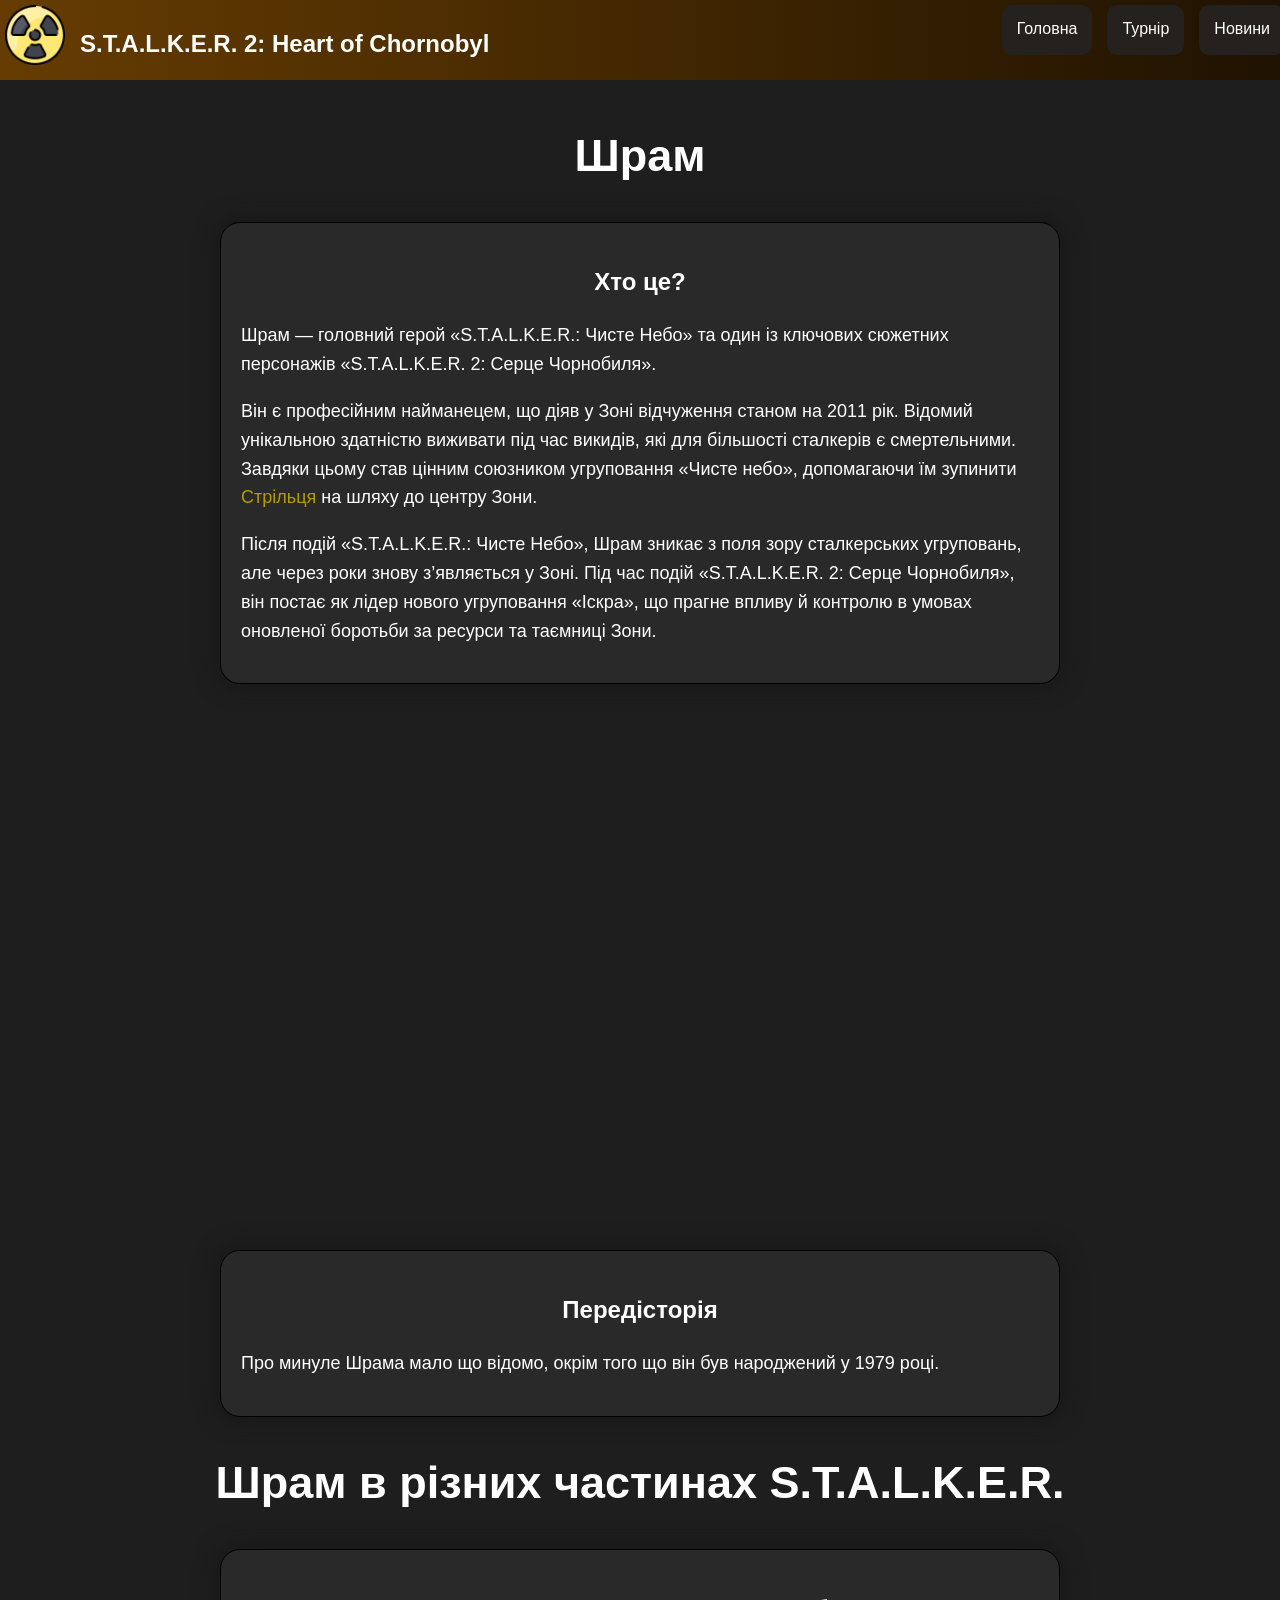
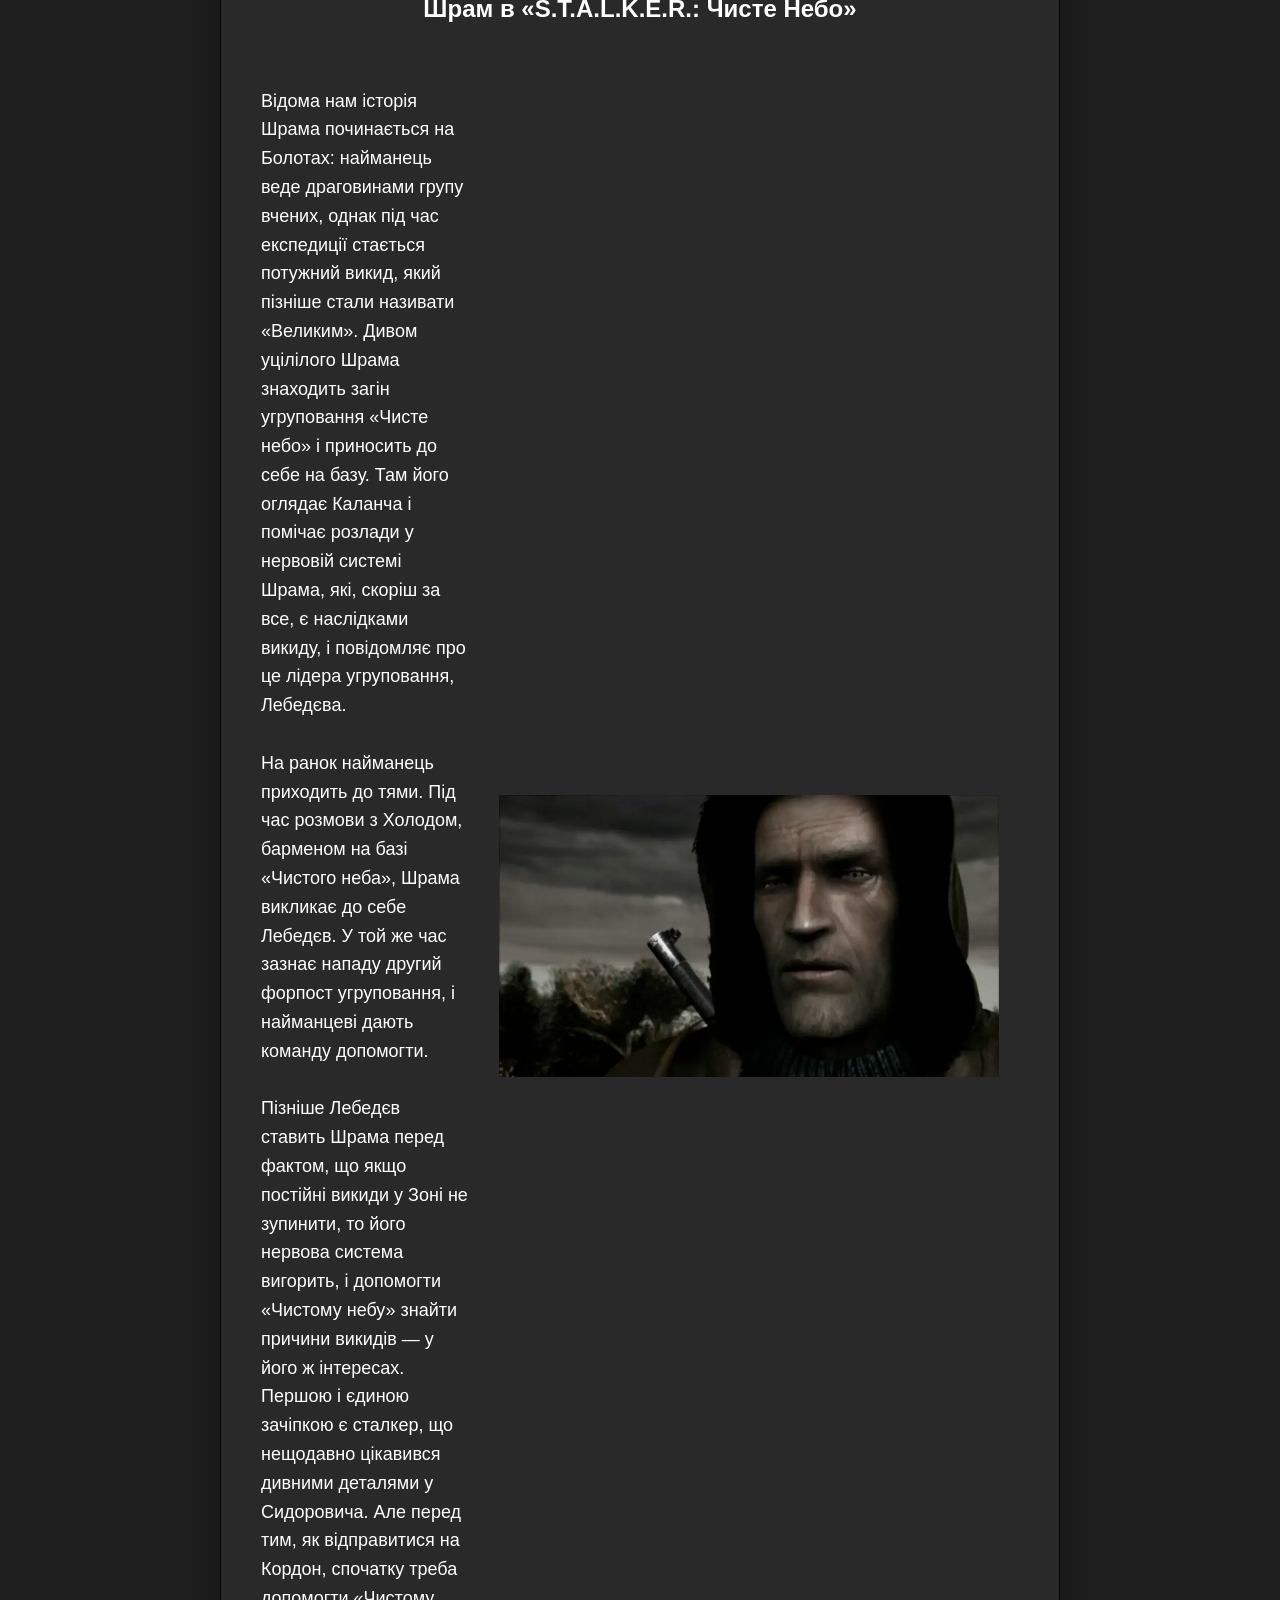
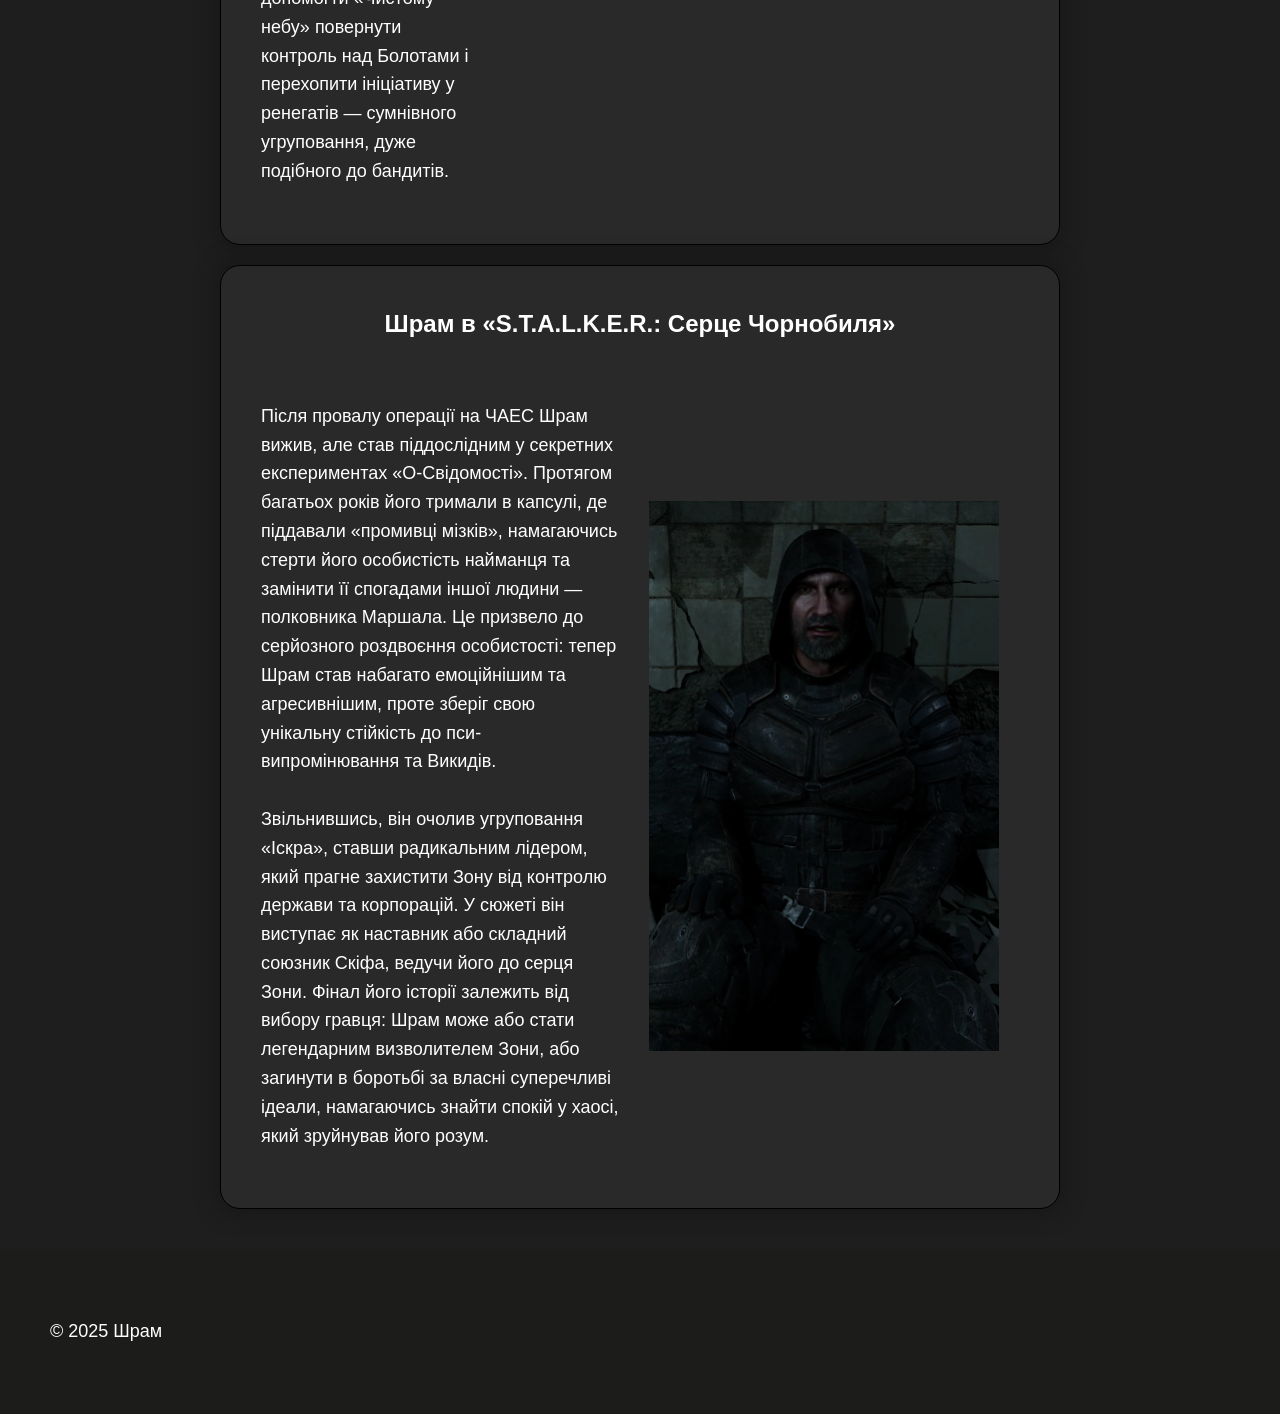
<file: Scar.html>
<html>
    <head>
      <title>Шрам</title>
        <meta name="viewport" content="width=device-width, initial-scale=1.0">
        <link rel="stylesheet" href="style_strilec/style_strilec.css">
        <link rel="icon" href="https://github.com/pereboichukartem/S.T.A.L.K.E.R.2/blob/main/radiation-sign.png?raw=true" >
    </head>
  <body>
    <header>
        <div class="logo">
            <img src="radiation-sign.png" height="60px">
            <h2>S.T.A.L.K.E.R. 2: Heart of Chornobyl</h2>
        </div>
    
        <input type="checkbox" id="menu-toggle" class="menu-checkbox">
        
        <label for="menu-toggle" class="hamburger">
            <span></span>
            <span></span>
            <span></span>
        </label>
    
        <div class="menu">
            <a href="https://pereboichukartem.github.io/S.T.A.L.K.E.R.2/S.T.A.L.K.E.R._menu" class="but">Головна</a>
            <a href="https://pereboichukartem.github.io/S.T.A.L.K.E.R.2/tourment" class="but">Турнір</a>
            <a href="https://pereboichukartem.github.io/S.T.A.L.K.E.R.2/news" class="but">Новини</a>
        </div>
    </header>
  
  <main>
      <h1>Шрам</h1>
      <div class="section">
          <h2>Хто це?</h2>
          <p>
            Шрам — головний герой «S.T.A.L.K.E.R.: Чисте Небо» та один із ключових 
            сюжетних персонажів «S.T.A.L.K.E.R. 2: Серце Чорнобиля».
          </p>
          
          <p>
            Він є професійним найманецем, що діяв у Зоні відчуження станом на 2011 рік. 
            Відомий унікальною здатністю виживати під час викидів, які для більшості 
            сталкерів є смертельними. Завдяки цьому став цінним союзником угруповання 
            «Чисте небо», допомагаючи їм зупинити <a href="Strilec">Стрільця</a> на шляху до центру Зони.
          </p>
          <p>
            Після подій «S.T.A.L.K.E.R.: Чисте Небо», Шрам зникає з поля зору сталкерських угруповань, 
            але через роки знову з’являється у Зоні. Під час подій «S.T.A.L.K.E.R. 2: Серце Чорнобиля», 
            він постає як лідер нового угруповання «Іскра», що прагне впливу й контролю в умовах оновленої боротьби за ресурси та таємниці Зони.
          </p>

      </div>
        <iframe width="900" height="500" src="https://www.youtube.com/embed/mZ9_ahRWiTI?si=MOXZFdfqhsRLAD62" title="YouTube video player" title="YouTube video player" frameborder="0" allow="accelerometer; autoplay; clipboard-write; encrypted-media; gyroscope; picture-in-picture; web-share" referrerpolicy="strict-origin-when-cross-origin" allowfullscreen></iframe>
        <br>
        
        <div class="section">
          <h2>Передісторія</h2>
          <p>
            Про минуле Шрама мало що відомо, окрім того що він був народжений у 1979 році.
          </p>
        </div>
      <h1>Шрам в різних частинах S.T.A.L.K.E.R.</h1>
      <div class="section">
          <h2>Шрам в «S.T.A.L.K.E.R.: Чисте Небо»</h2>
          <div class="wrap1">
              <p>
                Відома нам історія Шрама починається на Болотах: найманець веде драговинами групу вчених, 
                однак під час експедиції стається потужний викид, який пізніше стали називати «Великим». 
                Дивом уцілілого Шрама знаходить загін угруповання «Чисте небо» і приносить до себе на базу. 
                Там його оглядає Каланча і помічає розлади у нервовій системі Шрама, які, скоріш за все, є 
                наслідками викиду, і повідомляє про це лідера угруповання, Лебедєва.<br><br>

                На ранок найманець приходить до тями. Під час розмови з Холодом, барменом на базі «Чистого неба», 
                Шрама викликає до себе Лебедєв. У той же час зазнає нападу другий форпост угруповання, і найманцеві дають команду допомогти.<br><br>

                Пізніше Лебедєв ставить Шрама перед фактом, що якщо постійні викиди у Зоні не зупинити, то його 
                нервова система вигорить, і допомогти «Чистому небу» знайти причини викидів — у його ж інтересах. 
                Першою і єдиною зачіпкою є сталкер, що нещодавно цікавився дивними деталями у Сидоровича. Але перед 
                тим, як відправитися на Кордон, спочатку треба допомогти «Чистому небу» повернути контроль над Болотами 
                і перехопити ініціативу у ренегатів — сумнівного угруповання, дуже подібного до бандитів.
              </p>
              <img src="Scar_before_the_Emission.webp" width="500" class="s3">
          </div>
      </div>
      
      <div class="section">
          <h2>Шрам в «S.T.A.L.K.E.R.: Серце Чорнобиля»</h2><a href="" target="_blank"></a>
            <div class="wrap1">
              <p>
                Після провалу операції на ЧАЕС Шрам вижив, але став піддослідним у секретних експериментах «О-Свідомості».
                Протягом багатьох років його тримали в капсулі, де піддавали «промивці мізків», намагаючись стерти його особистість
                найманця та замінити її спогадами іншої людини — полковника Маршала. Це призвело до серйозного роздвоєння особистості:
                тепер Шрам став набагато емоційнішим та агресивнішим, проте зберіг свою унікальну стійкість до пси-випромінювання та Викидів.<br><br>

                Звільнившись, він очолив угруповання «Іскра», ставши радикальним лідером, який прагне захистити Зону від контролю держави 
                та корпорацій. У сюжеті він виступає як наставник або складний союзник Скіфа, ведучи його до серця Зони. Фінал його історії 
                залежить від вибору гравця: Шрам може або стати легендарним визволителем Зони, або загинути в боротьбі за власні суперечливі 
                ідеали, намагаючись знайти спокій у хаосі, який зруйнував його розум.
              </p>
                <img src="Main_HoC_character_Scar.webp" width="350" class="s3">
            </div>
      </div>
      
  </main>
  
  <footer>
      <p>&copy; 2025 Шрам </p>
      
  </footer>
  </body>

</html>
</file>
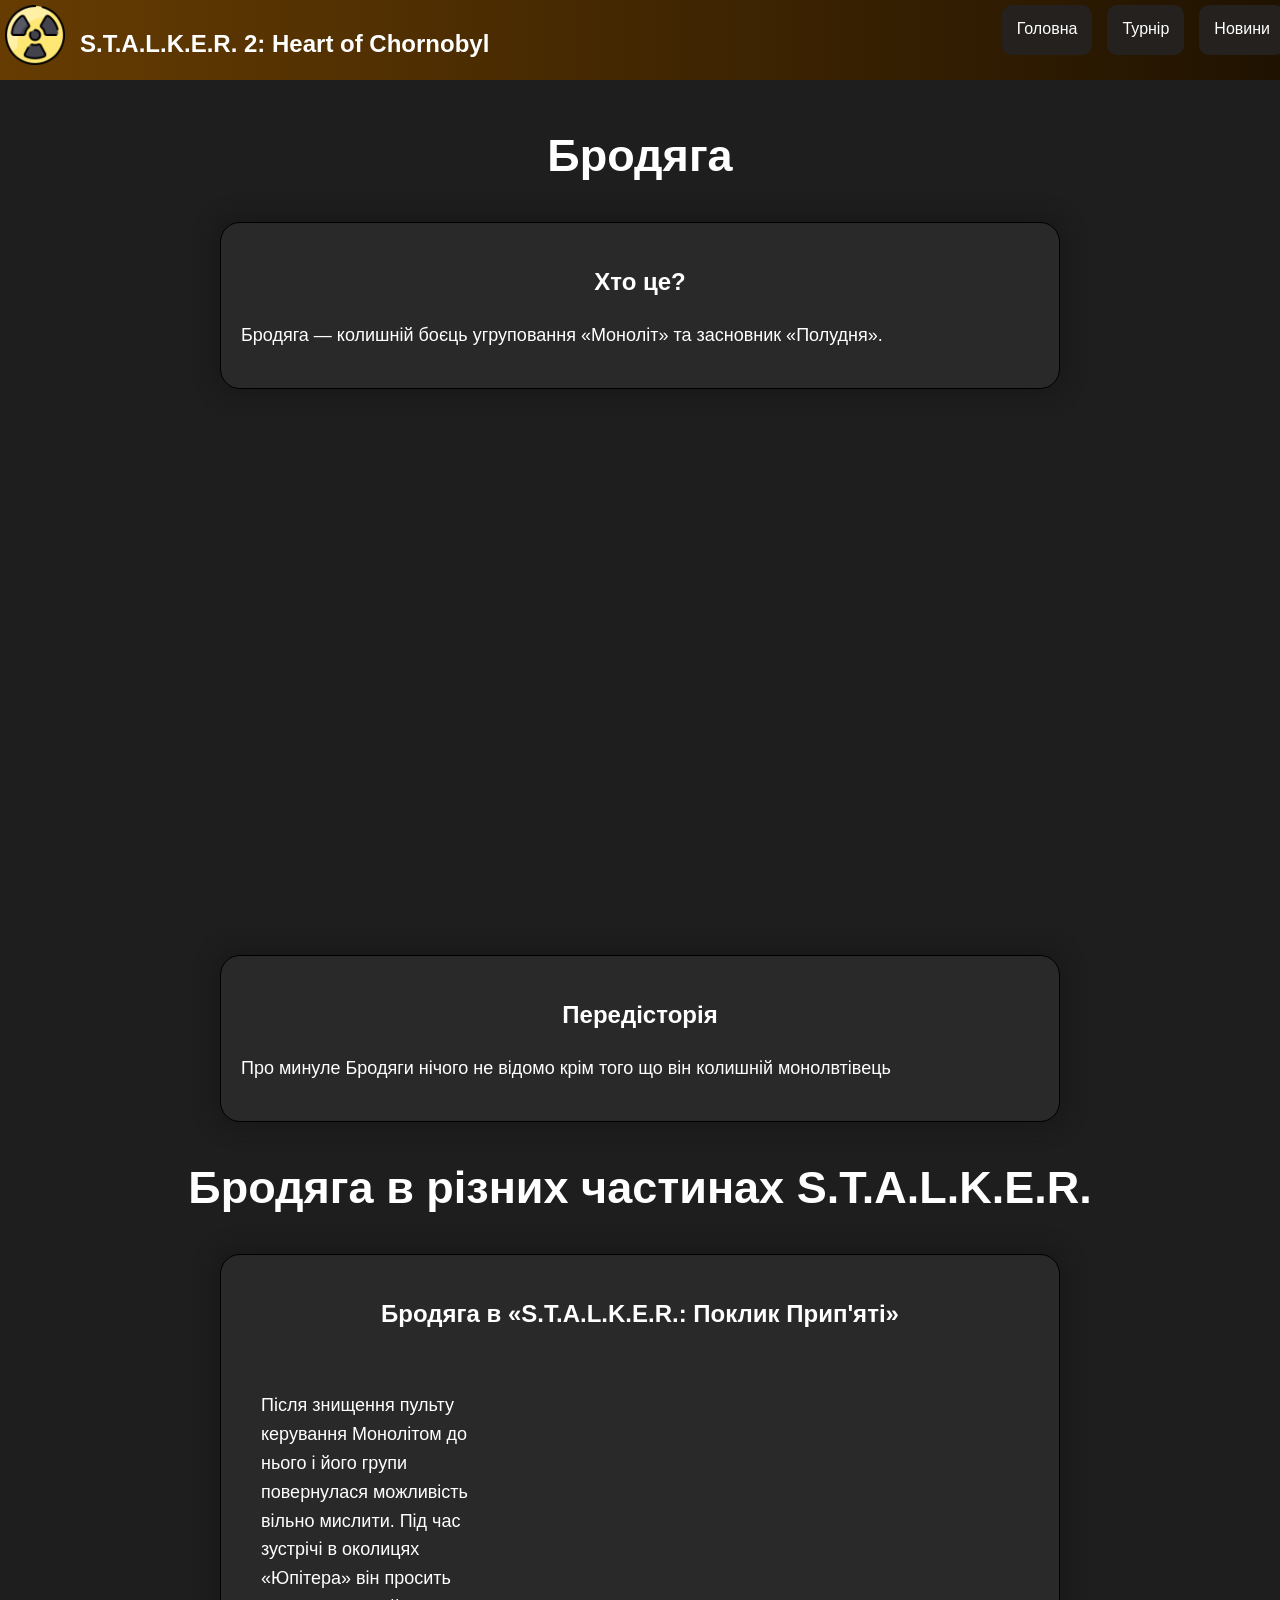
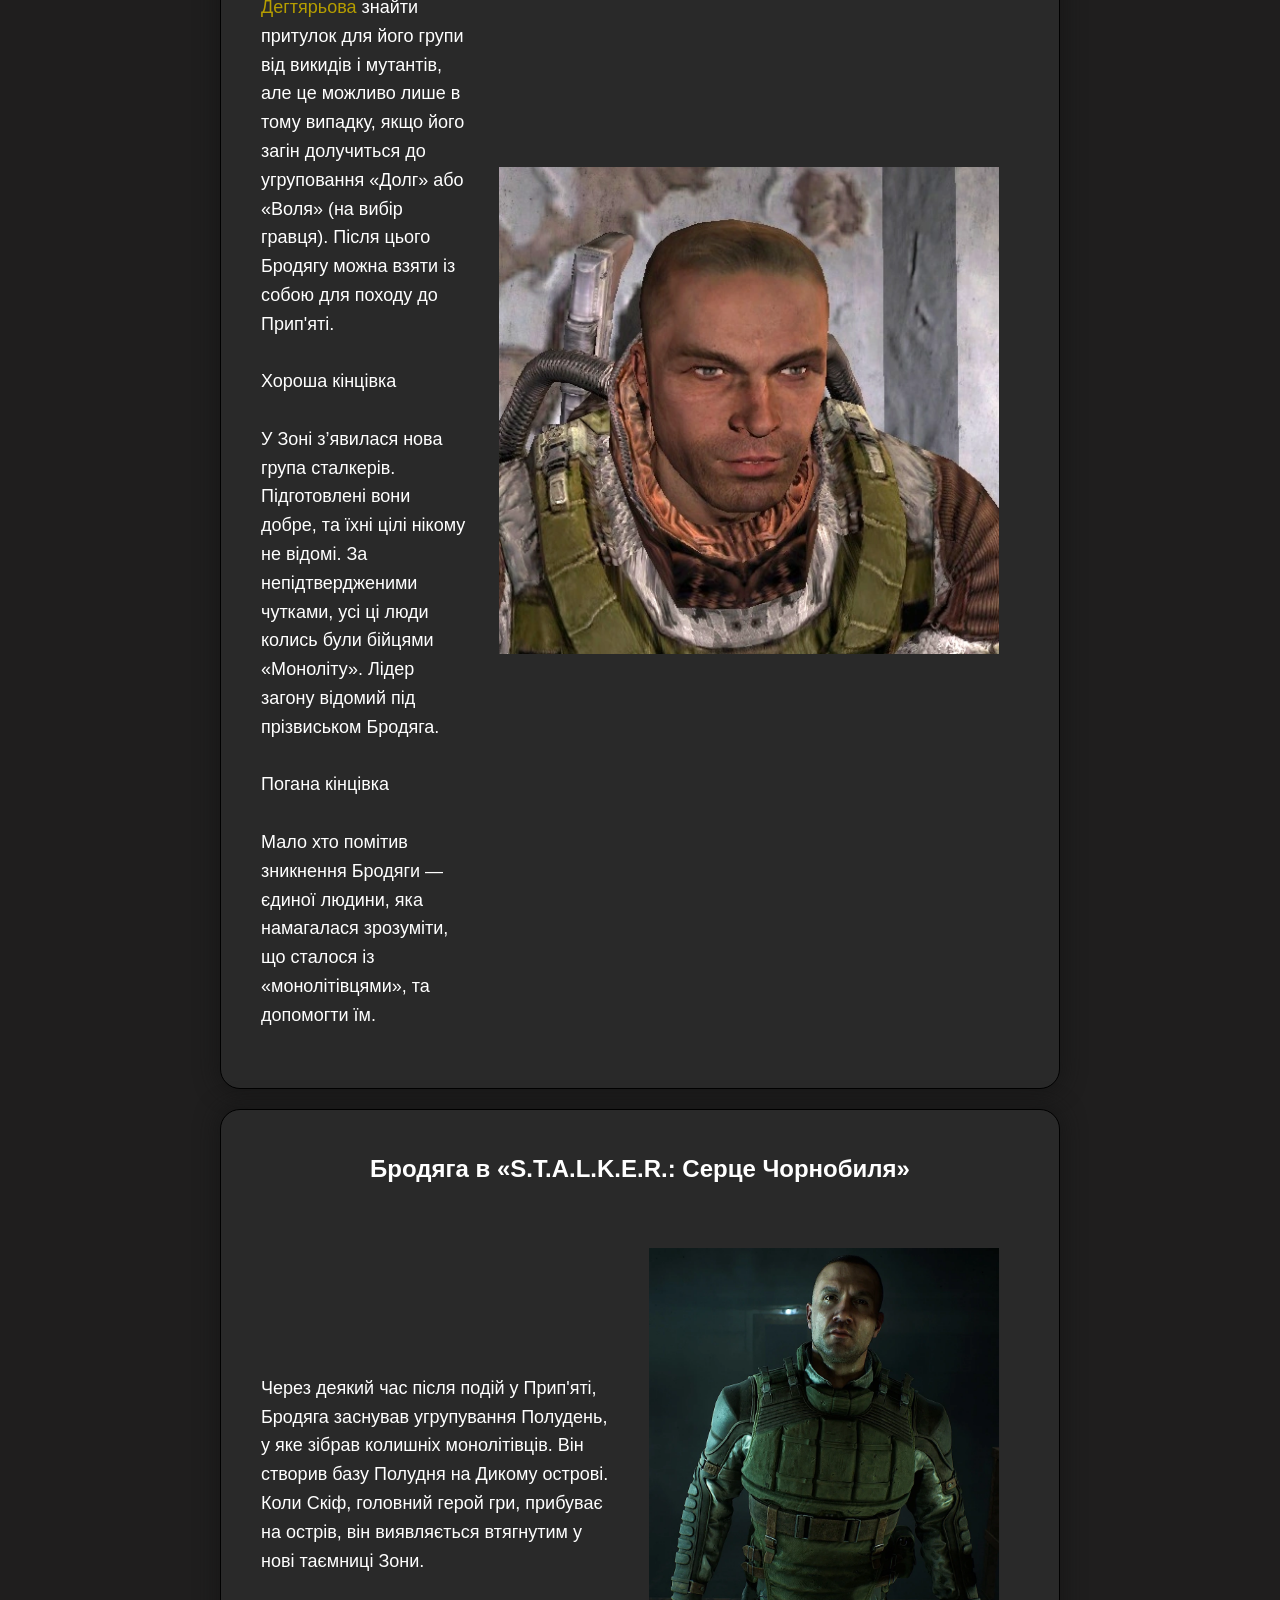
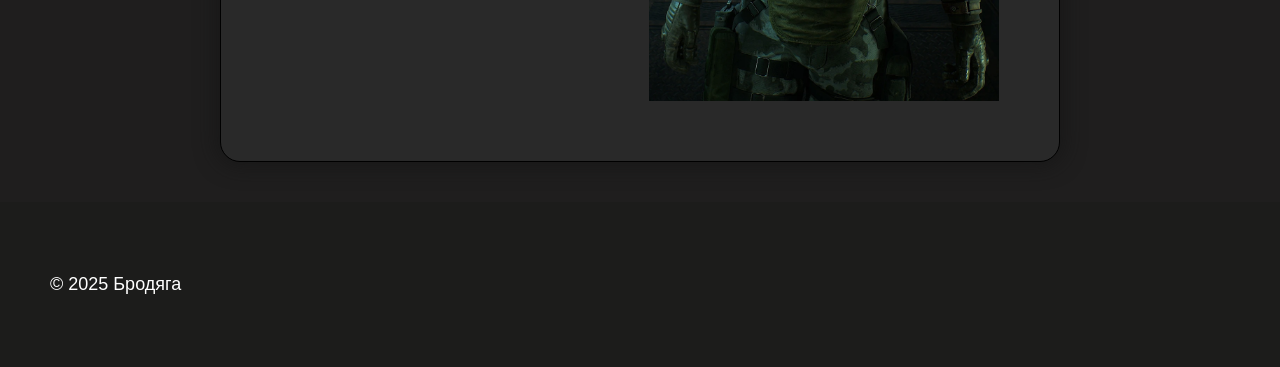
<file: Stinder.html>
<html>
    <head>
      <title>Бродяга</title>
        <meta name="viewport" content="width=device-width, initial-scale=1.0">
        <link rel="stylesheet" href="style_strilec/style_strilec.css">
        <link rel="icon" href="https://github.com/pereboichukartem/S.T.A.L.K.E.R.2/blob/main/radiation-sign.png?raw=true" >
    </head>
  <body>
    <header>
        <div class="logo">
            <img src="radiation-sign.png" height="60px">
            <h2>S.T.A.L.K.E.R. 2: Heart of Chornobyl</h2>
        </div>
    
        <input type="checkbox" id="menu-toggle" class="menu-checkbox">
        
        <label for="menu-toggle" class="hamburger">
            <span></span>
            <span></span>
            <span></span>
        </label>
    
        <div class="menu">
            <a href="https://pereboichukartem.github.io/S.T.A.L.K.E.R.2/S.T.A.L.K.E.R._menu" class="but">Головна</a>
            <a href="https://pereboichukartem.github.io/S.T.A.L.K.E.R.2/tourment" class="but">Турнір</a>
            <a href="https://pereboichukartem.github.io/S.T.A.L.K.E.R.2/news" class="but">Новини</a>
        </div>
    </header>
  
  <main>
      <h1>Бродяга</h1>
      <div class="section">
          <h2>Хто це?</h2>
          <p>
            Бродяга — колишній боєць угруповання «Моноліт» та засновник «Полудня».
          </p>

      </div>
        <iframe width="900" height="500" src="https://www.youtube.com/embed/-7BqWrHBmeM?si=bevBxBCKZN3bbSUZ"" title="YouTube video player" title="YouTube video player" frameborder="0" allow="accelerometer; autoplay; clipboard-write; encrypted-media; gyroscope; picture-in-picture; web-share" referrerpolicy="strict-origin-when-cross-origin" allowfullscreen></iframe>
        <br>
        
        <div class="section">
          <h2>Передісторія</h2>
          <p>
            Про минуле Бродяги нічого не відомо крім того що він колишній монолвтівець
          </p>
        </div>
      <h1>Бродяга в різних частинах S.T.A.L.K.E.R.</h1>
      <div class="section">
          <h2>Бродяга в «S.T.A.L.K.E.R.: Поклик Прип'яті»</h2>
          <div class="wrap1">
              <p>
                Після знищення пульту керування Монолітом до нього і його групи повернулася можливість 
                вільно мислити. Під час зустрічі в околицях «Юпітера» він просить <a href="Degtyarev.html" target="_blank">Дегтярьова</a> знайти притулок 
                для його групи від викидів і мутантів, але це можливо лише в тому випадку, якщо його загін 
                долучиться до угруповання «Долг» або «Воля» (на вибір гравця). Після цього Бродягу можна взяти 
                із собою для походу до Прип'яті.<br><br>
                  
                Хороша кінцівка<br><br>
              
                У Зоні з’явилася нова група сталкерів. Підготовлені вони добре, та їхні цілі нікому не відомі. 
                За непідтвердженими чутками, усі ці люди колись були бійцями «Моноліту». Лідер загону відомий 
                під прізвиськом Бродяга.<br><br>
              
                Погана кінцівка<br><br>
              
                Мало хто помітив зникнення Бродяги — єдиної людини, яка намагалася зрозуміти, що сталося із 
                «монолітівцями», та допомогти їм.
              
              </p>
              
              <img src="Stinder.webp" width="500" class="s3">
          </div>
      </div>
      
      <div class="section">
          <h2>Бродяга в «S.T.A.L.K.E.R.: Серце Чорнобиля»</h2>
            <div class="wrap1">
              <p>
                Через деякий час після подій у Прип'яті, Бродяга заснував угрупування Полудень, у яке зібрав колишніх монолітівців. 
                Він створив базу Полудня на Дикому острові. Коли Скіф, головний герой гри, прибуває на острів, він виявляється 
                втягнутим у нові таємниці Зони.
              </p>
                <img src="Main_HoC_character_Strider.webp" width="350" class="s3">
            </div>
      </div>
      
  </main>
  
  <footer>
      <p>&copy; 2025 Бродяга </p>
      
  </footer>
  </body>

</html>
</file>
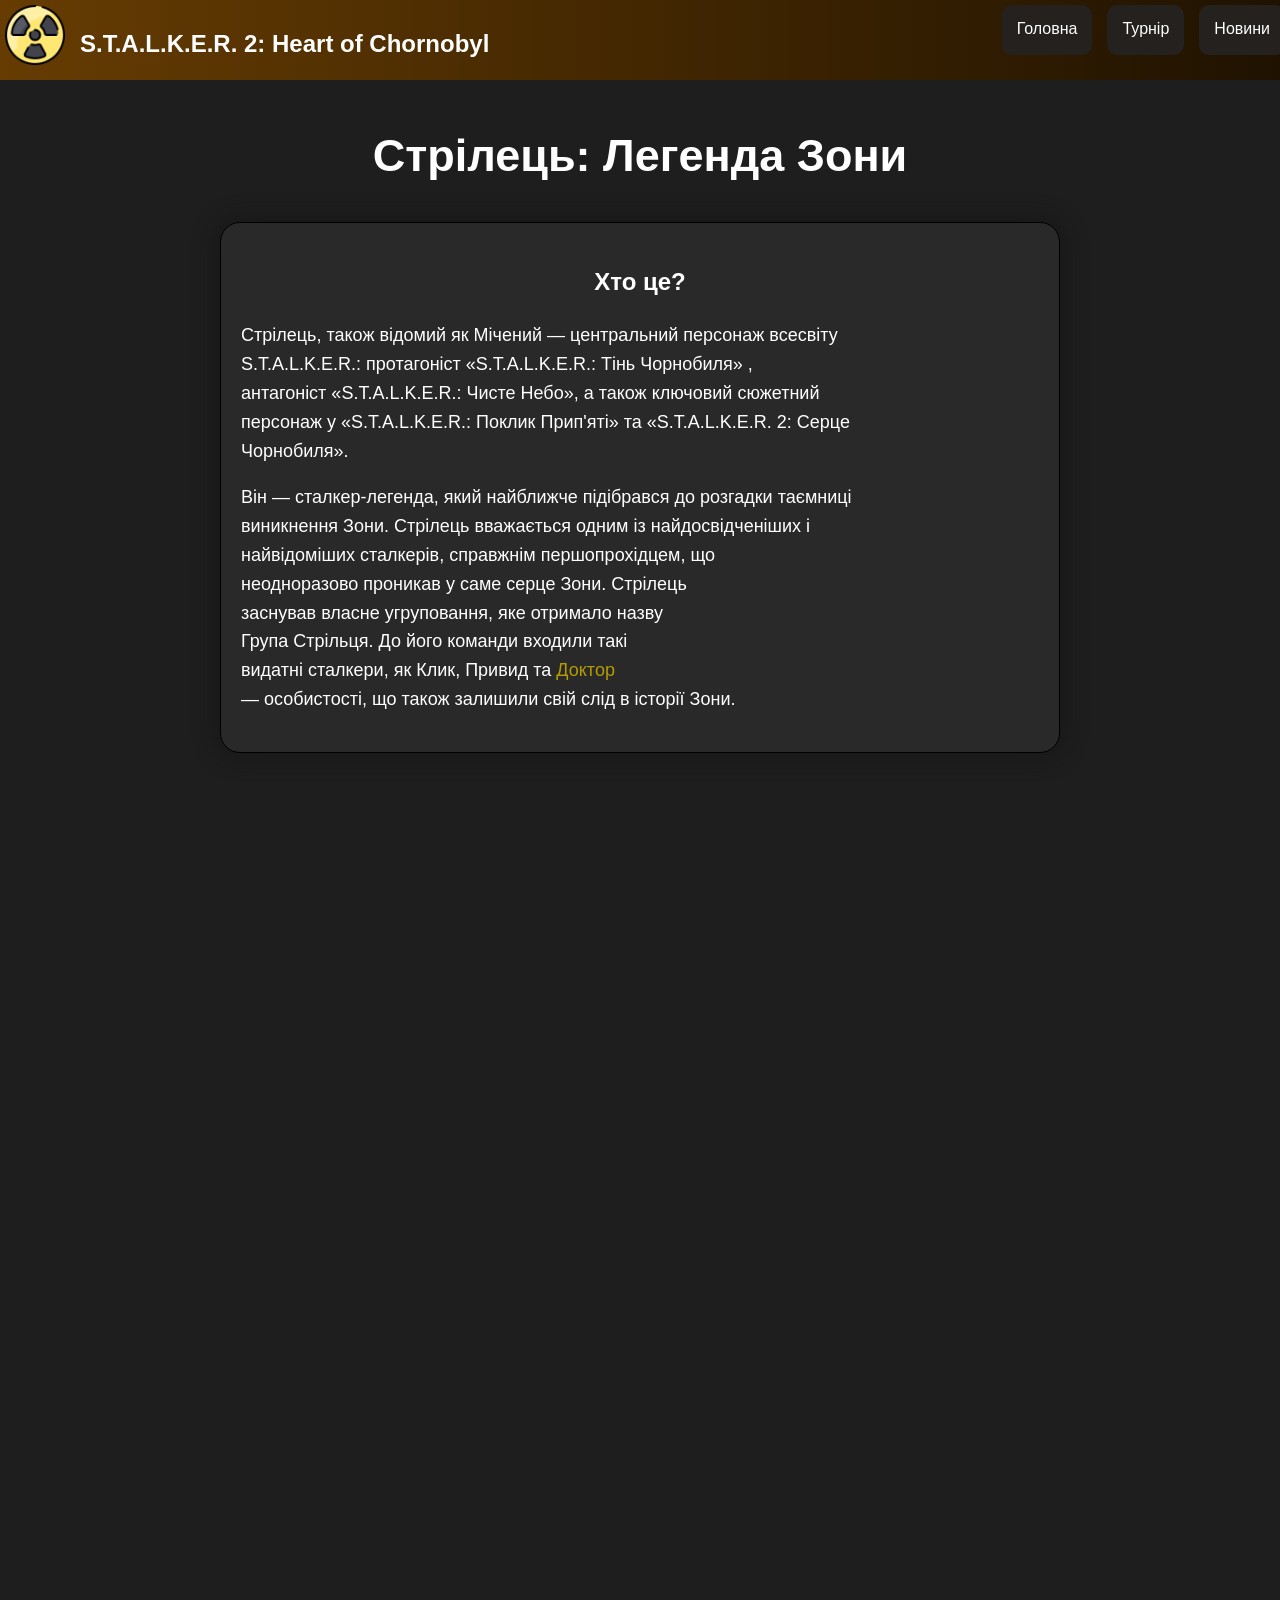
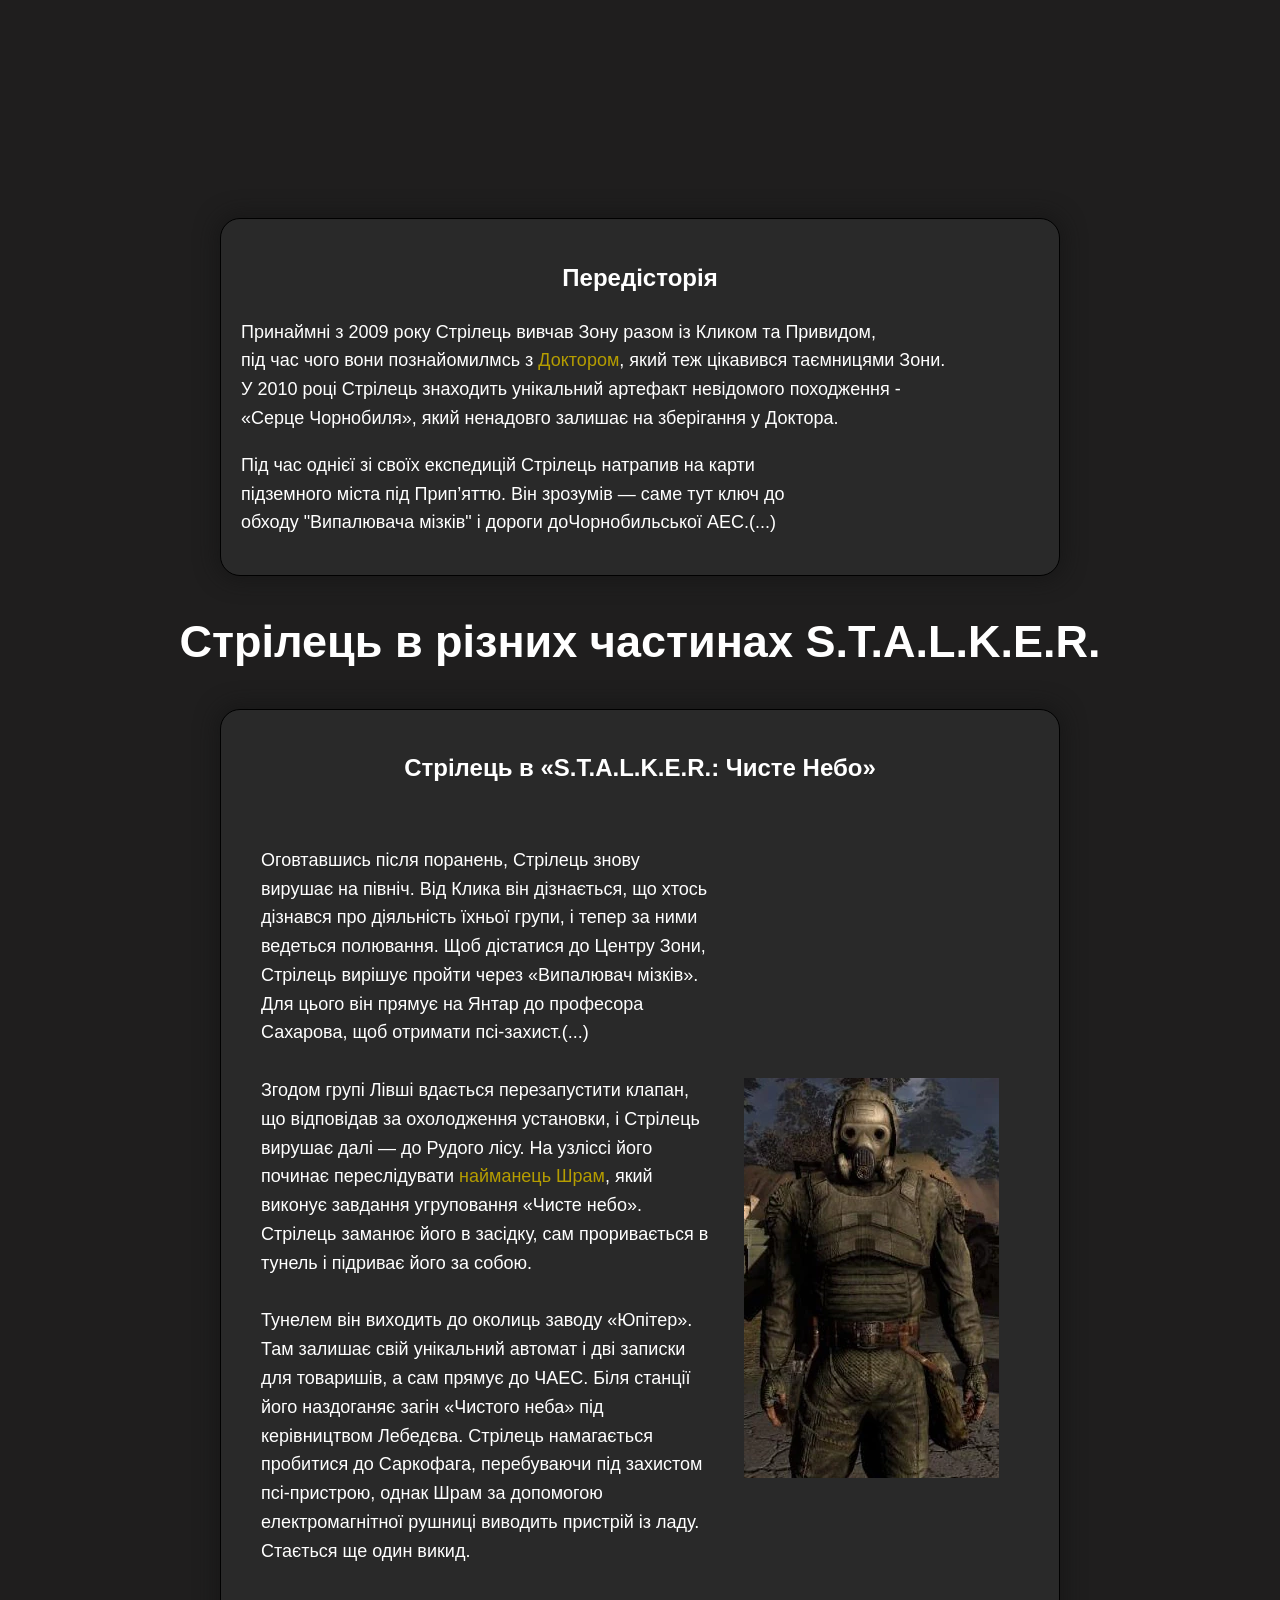
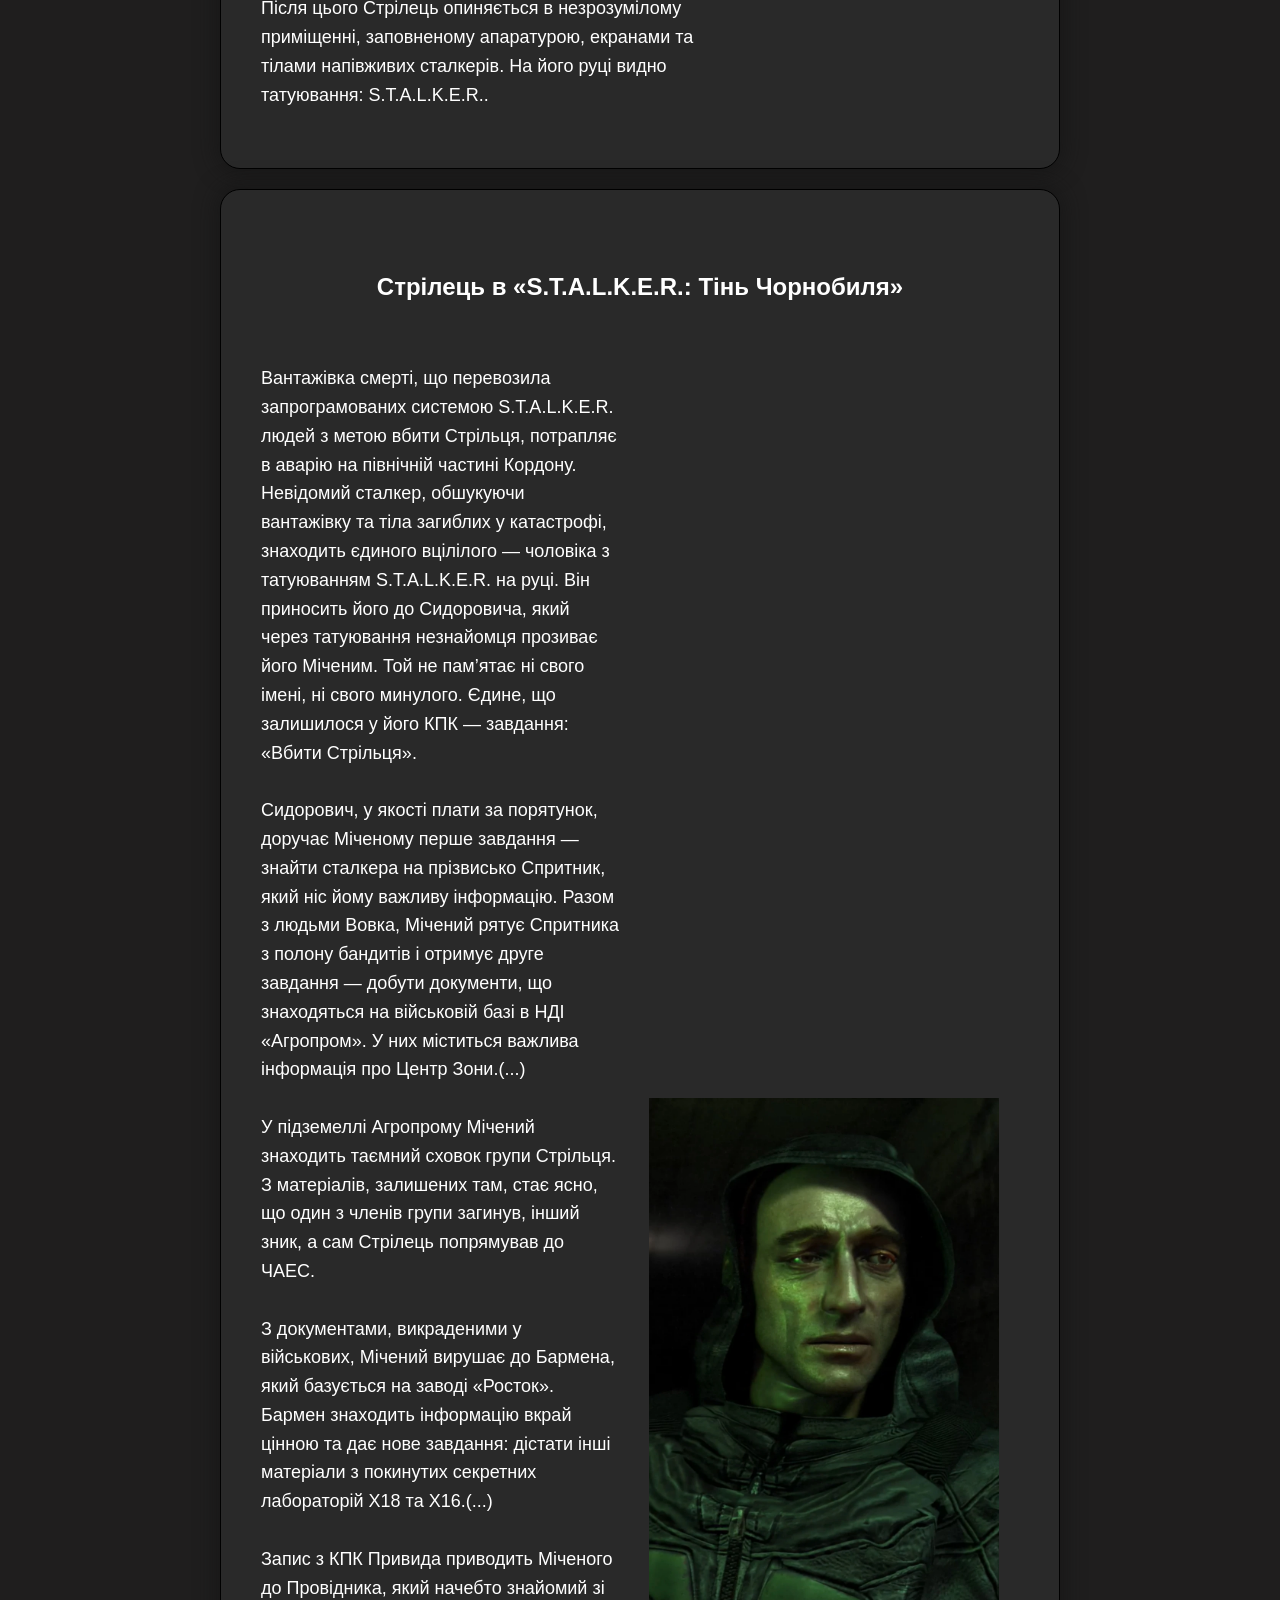
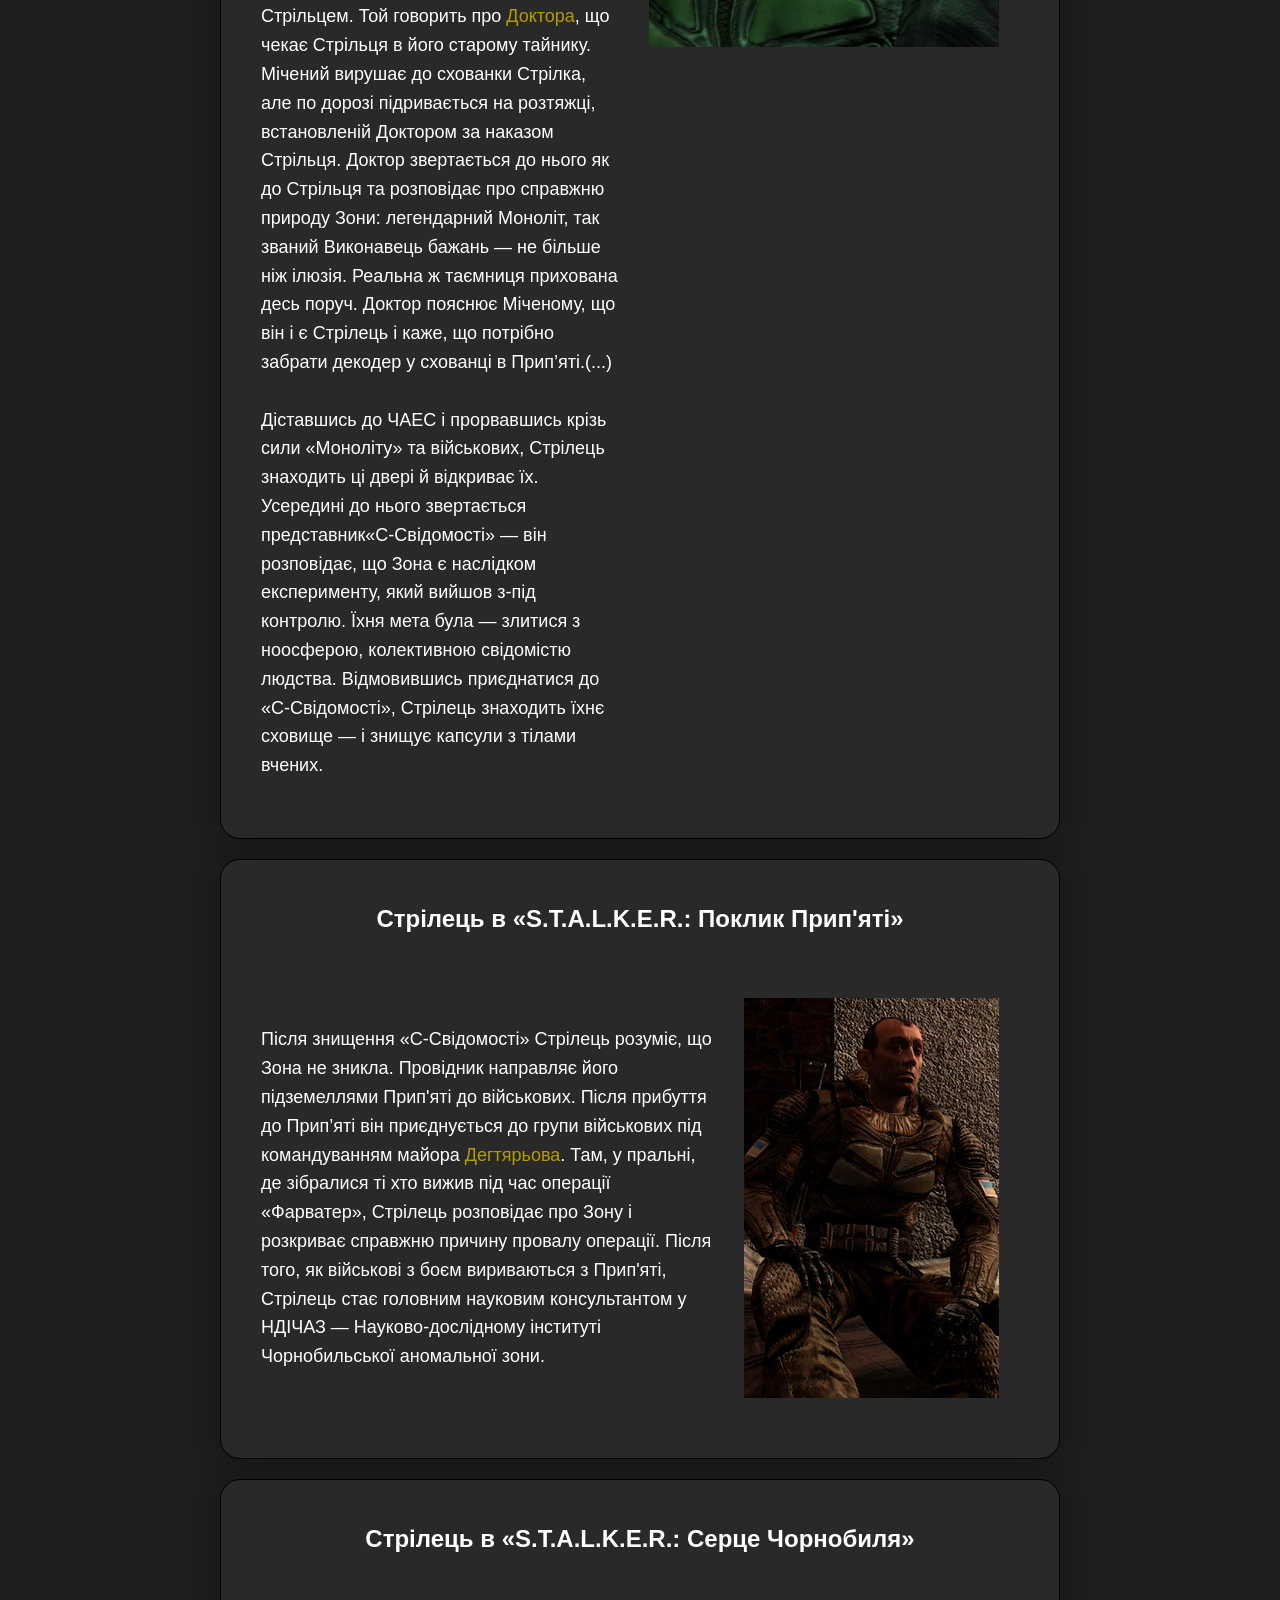
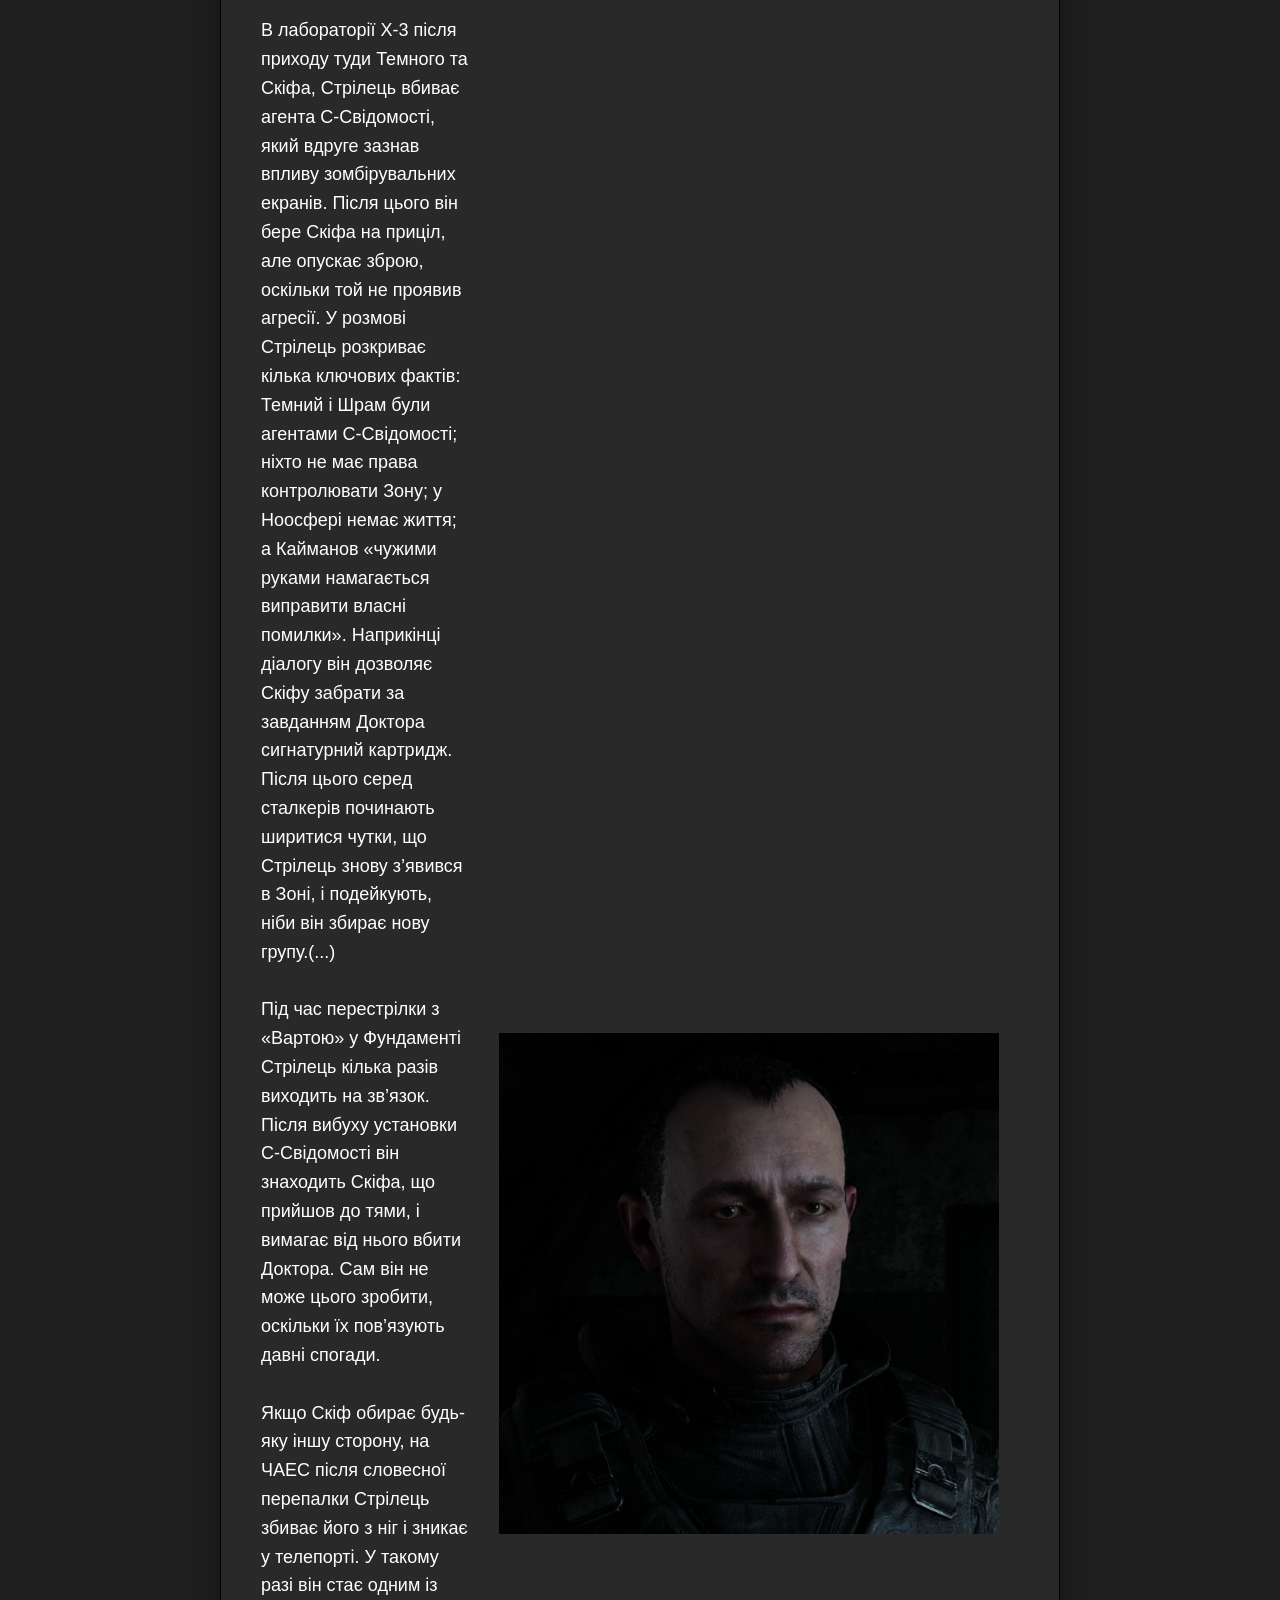
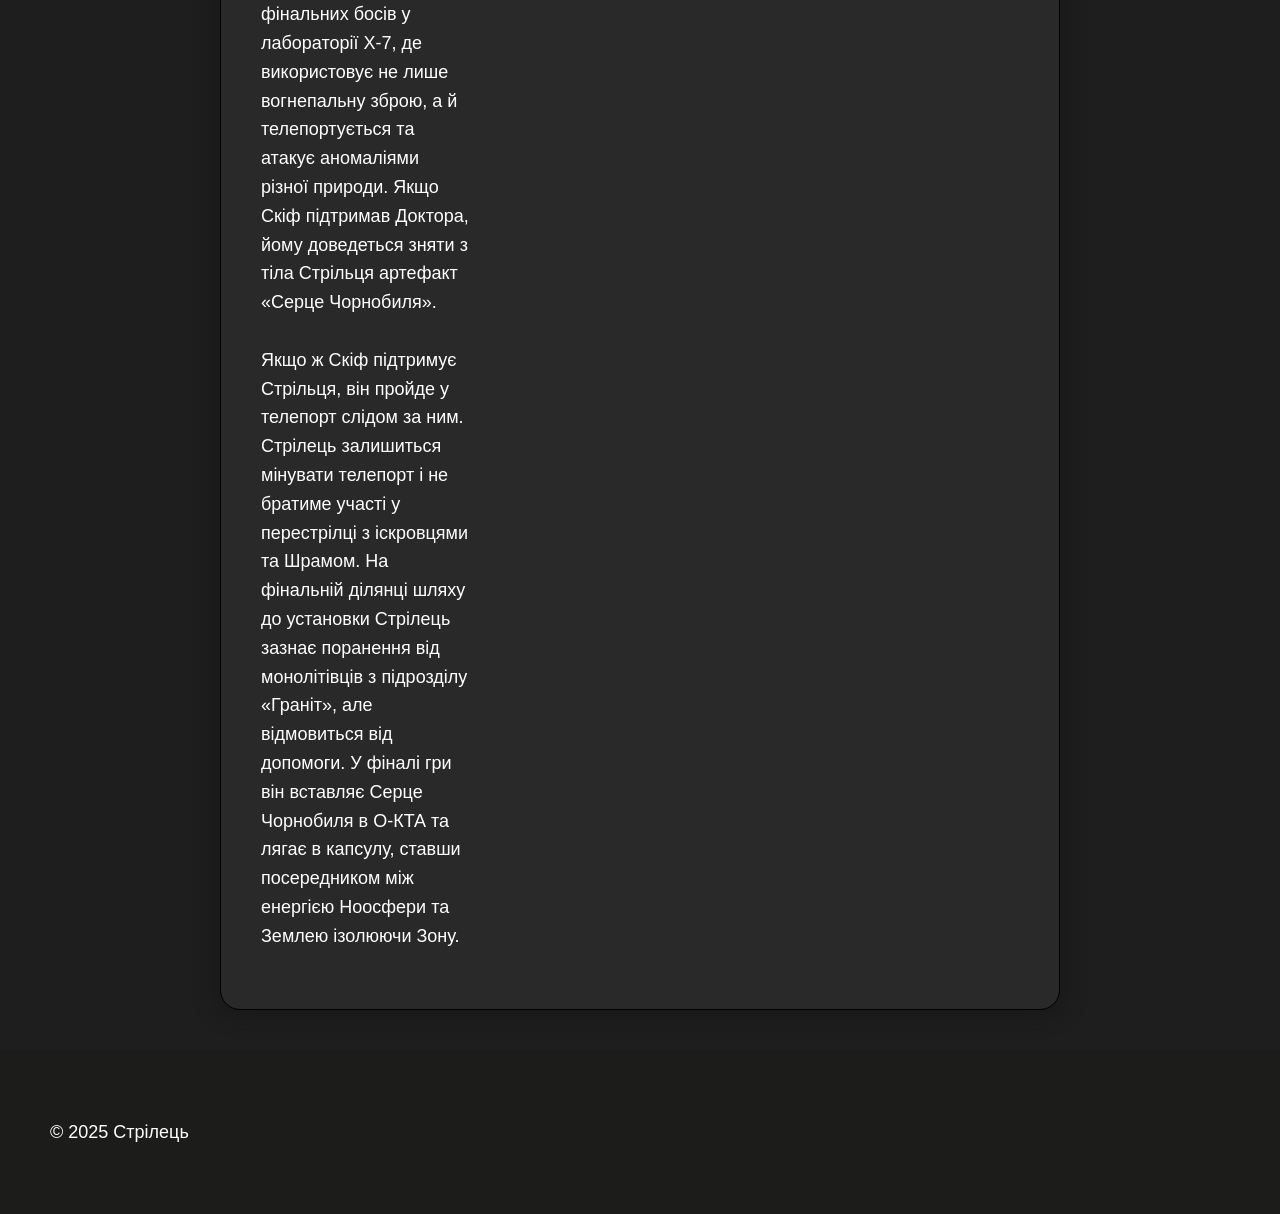
<file: Strilec.html>
<html>
    <head>
      <title>Стрілець: Легенда Зони</title>
        <meta name="viewport" content="width=device-width, initial-scale=1.0">
        <link rel="stylesheet" href="style_strilec/style_strilec.css">
        <link rel="icon" href="https://github.com/pereboichukartem/S.T.A.L.K.E.R.2/blob/main/radiation-sign.png?raw=true" >
    </head>
  <body>
    <header>
        <div class="logo">
            <img src="radiation-sign.png" height="60px">
            <h2>S.T.A.L.K.E.R. 2: Heart of Chornobyl</h2>
        </div>
    
        <input type="checkbox" id="menu-toggle" class="menu-checkbox">
        
        <label for="menu-toggle" class="hamburger">
            <span></span>
            <span></span>
            <span></span>
        </label>
    
        <div class="menu">
            <a href="https://pereboichukartem.github.io/S.T.A.L.K.E.R.2/S.T.A.L.K.E.R._menu" class="but">Головна</a>
            <a href="https://pereboichukartem.github.io/S.T.A.L.K.E.R.2/tourment" class="but">Турнір</a>
            <a href="https://pereboichukartem.github.io/S.T.A.L.K.E.R.2/news" class="but">Новини</a>
        </div>
    </header>
  
  <main>
      <h1>Стрілець: Легенда Зони</h1>
      <div class="section">
          <h2>Хто це?</h2>
          <p>
              Стрілець, також відомий як Мічений — центральний персонаж всесвіту<br>
              S.T.A.L.K.E.R.: протагоніст «S.T.A.L.K.E.R.: Тінь Чорнобиля»</a>
              ,<br> антагоніст «S.T.A.L.K.E.R.: Чисте Небо», а також ключовий 
              сюжетний<br> персонаж у «S.T.A.L.K.E.R.: Поклик Прип'яті»</a> та 
              «S.T.A.L.K.E.R. 2: Серце <br>Чорнобиля».
          </p>
          <p>
              Він — сталкер-легенда, який найближче підібрався до розгадки таємниці<br> виникнення  Зони.
              Стрілець вважається одним із найдосвідченіших і<br> найвідоміших сталкерів, справжнім першопрохідцем, що <br>неодноразово проникав у саме серце Зони.
              Стрілець<br> заснував власне угруповання, яке отримало назву<br> Група Стрільця.
              До його команди входили такі<br> видатні сталкери, як Клик,
              Привид та <a href="Doctor.html" target="_blank">Доктор</a><br>
              — особистості, що також залишили свій слід в історії Зони.
          </p>
      </div>
        <iframe width="900" height="500" src="https://www.youtube.com/embed/yL_BTSD-I2w?si=E1kyvrHTj4iN5xFj" title="YouTube video player" frameborder="0" allow="accelerometer; autoplay; clipboard-write; encrypted-media; gyroscope; picture-in-picture; web-share" referrerpolicy="strict-origin-when-cross-origin" allowfullscreen></iframe>
        <br>
        <iframe width="900" height="500" src="https://www.youtube.com/embed/csah2kdfy4o?si=9XGTSZFEwYPePcHH" title="YouTube video player" frameborder="0" allow="accelerometer; autoplay; clipboard-write; encrypted-media; gyroscope; picture-in-picture; web-share" referrerpolicy="strict-origin-when-cross-origin" allowfullscreen></iframe>
        <div class="section">
          <h2>Передісторія</h2>
          <p>
              Принаймні з 2009 року Стрілець вивчав Зону разом із Кликом та Привидом,<br>
              під час чого вони познайомилмсь з <a href="Doctor.html" target="_blank">Доктором</a>, який теж цікавився таємницями Зони.<br>
              У 2010 році Стрілець знаходить унікальний артефакт невідомого походження - <br>
              «Серце Чорнобиля», який ненадовго залишає на зберігання у Доктора.<br>
          </p>
          <p>
              Під час однієї зі своїх експедицій Стрілець натрапив на карти <br>
              підземного міста під Прип’яттю. Він зрозумів — саме тут ключ до <br>
              обходу "Випалювача мізків" і дороги доЧорнобильської АЕС.(...)<br>
          </p>
        </div>
      <h1>Стрілець в різних частинах S.T.A.L.K.E.R.</h1>
      <div class="section">
          <h2>Стрілець в «S.T.A.L.K.E.R.: Чисте Небо»</h2>
          <div class="wrap1">
              <p>
                  Оговтавшись після поранень, Стрілець знову вирушає на північ.
                  Від Клика він дізнається, що хтось дізнався про діяльність їхньої
                  групи, і тепер за ними ведеться полювання. Щоб дістатися до Центру
                  Зони, Стрілець вирішує пройти через «Випалювач мізків». Для цього
                  він прямує на Янтар
                  до професора Сахарова, щоб отримати псі-захист.(...)<br><br>
              
                  Згодом групі Лівші вдається перезапустити клапан, що відповідав за
                  охолодження установки, і Стрілець вирушає далі — до Рудого лісу.
                  На узліссі його починає переслідувати <a href="Scar.html" target="_blank">найманець Шрам</a>, який виконує
                  завдання угруповання «Чисте небо». Стрілець заманює його в засідку,
                  сам проривається в тунель і підриває його за собою.<br><br>
              
                  Тунелем він виходить до околиць заводу «Юпітер». Там залишає свій
                  унікальний автомат і дві записки для товаришів, а сам прямує до ЧАЕС.
                  Біля станції його наздоганяє загін «Чистого неба» під керівництвом
                  Лебедєва. Стрілець намагається пробитися до Саркофага, перебуваючи
                  під захистом псі-пристрою, однак Шрам за допомогою електромагнітної
                  рушниці виводить пристрій із ладу. Стається ще один викид.<br><br>
        
                  Після цього Стрілець опиняється в незрозумілому приміщенні,
                  заповненому апаратурою, екранами та тілами напівживих сталкерів.
                  На його руці видно татуювання: S.T.A.L.K.E.R..
              </p>
              <img src="st1.png" width="350" class="s3">
          </div>
      </div>
      <div class="section">
          <h2><br>Стрілець в «S.T.A.L.K.E.R.: Тінь Чорнобиля»</h2>
          <div class="wrap1">
            <p>
              Вантажівка смерті, що перевозила запрограмованих системою S.T.A.L.K.E.R.
              людей з метою вбити Стрільця, потрапляє в аварію на північній частині
              Кордону. Невідомий сталкер, обшукуючи вантажівку та тіла загиблих у 
              катастрофі, знаходить єдиного вцілілого — чоловіка з татуюванням
              S.T.A.L.K.E.R. на руці. Він приносить його до Сидоровича, який через
              татуювання незнайомця прозиває його Міченим. Той не пам’ятає ні свого імені,
              ні свого минулого. Єдине, що залишилося у його КПК — завдання: «Вбити Стрільця».<br><br>
          
              Сидорович, у якості плати за порятунок, доручає Міченому перше завдання —
              знайти сталкера на прізвисько Спритник, який ніс йому важливу інформацію. 
              Разом з людьми Вовка, Мічений рятує Спритника з полону бандитів і отримує
              друге завдання — добути документи, що знаходяться на військовій базі в НДІ
              «Агропром». У них міститься важлива інформація про Центр Зони.(...)<br><br>
          
              У підземеллі Агропрому Мічений знаходить таємний сховок групи Стрільця. 
              З матеріалів, залишених там, стає ясно, що один з членів групи загинув, інший
              зник, а сам Стрілець попрямував до ЧАЕС.<br><br>
          
              З документами, викраденими у військових, Мічений вирушає до Бармена, який
              базується на заводі «Росток». Бармен знаходить інформацію вкрай цінною та
              дає нове завдання: дістати інші матеріали з покинутих секретних лабораторій
              Х18 та Х16.(...)<br><br>
          
              Запис з КПК Привида приводить Міченого до Провідника, який начебто знайомий
              зі Стрільцем. Той говорить про <a href="Doctor.html" target="_blank">Доктора</a>, що чекає Стрільця в його старому тайнику.
              Мічений вирушає до схованки Стрілка, але по дорозі підривається на розтяжці,
              встановленій Доктором за наказом Стрільця. Доктор звертається до нього як до
              Стрільця та розповідає про справжню природу Зони: легендарний Моноліт, так
              званий Виконавець бажань — не більше ніж ілюзія. Реальна ж таємниця прихована
              десь поруч. Доктор пояснює Міченому, що він і є Стрілець і каже, що потрібно 
              забрати декодер у схованці в Прип’яті.(...)<br><br>
          
              Діставшись до ЧАЕС і прорвавшись крізь сили «Моноліту» та військових, Стрілець
              знаходить ці двері й відкриває їх. Усередині до нього звертається представник«C-Свідомості» 
                  — він розповідає, що Зона є наслідком експерименту, який вийшов
              з-під контролю. Їхня мета була — злитися з ноосферою, колективною свідомістю людства.
              Відмовившись приєднатися до «С-Свідомості», Стрілець знаходить їхнє сховище — і знищує капсули з тілами вчених.
            </p>
            <img src="st2.png" width="350" class="s3">
      </div>      
      </div>
      <div class="section">
          <h2>Стрілець в «S.T.A.L.K.E.R.: Поклик Прип'яті»</h2>
          <div class="wrap1">
              <p>
                  Після знищення «С-Свідомості» Стрілець розуміє, що Зона не зникла. Провідник 
                  направляє його підземеллями Прип'яті до військових. Після прибуття до Прип’яті
                  він приєднується до групи військових під командуванням майора <a href="Degtyarev.html" target="_blank">Дегтярьова</a>. Там,
                  у пральні, де зібралися ті хто вижив під час операції «Фарватер», Стрілець
                  розповідає про Зону і розкриває справжню причину провалу операції. Після того,
                  як військові з боєм вириваються з Прип'яті, Стрілець стає головним науковим 
                  консультантом у НДІЧАЗ — Науково-дослідному інституті Чорнобильської аномальної зони.
              </p>
              <img src="st3.png" width="350" class="s3">
          </div>
      </div>
      <div class="section">
          <h2>Стрілець в «S.T.A.L.K.E.R.: Серце Чорнобиля»</h2><a href="" target="_blank"></a>
            <div class="wrap1">
              <p>
                  
                  В лабораторії X-3 після приходу туди Темного та Скіфа, Стрілець вбиває агента 
                  С-Свідомості, який вдруге зазнав впливу зомбірувальних екранів. Після цього він
                  бере Скіфа на приціл, але опускає зброю, оскільки той не проявив агресії. У 
                  розмові Стрілець розкриває кілька ключових фактів: Темний і Шрам були агентами
                  C-Свідомості; ніхто не має права контролювати Зону; у Ноосфері немає життя; а 
                  Кайманов «чужими руками намагається виправити власні помилки». Наприкінці діалогу
                  він дозволяє Скіфу забрати за завданням Доктора сигнатурний картридж. Після 
                  цього серед сталкерів починають ширитися чутки, що Стрілець знову з’явився в 
                  Зоні, і подейкують, ніби він збирає нову групу.(...)<br><br>
              
                  Під час перестрілки з «Вартою» у Фундаменті Стрілець кілька разів виходить на 
                  зв’язок. Після вибуху установки C-Свідомості він знаходить Скіфа, що прийшов до
                  тями, і вимагає від нього вбити Доктора. Сам він не може цього зробити, оскільки
                  їх пов’язують давні спогади.<br><br>
             
                  Якщо Скіф обирає будь-яку іншу сторону, на ЧАЕС після словесної перепалки Стрілець 
                  збиває його з ніг і зникає у телепорті. У такому разі він стає одним із фінальних 
                  босів у лабораторії X-7, де використовує не лише вогнепальну зброю, а й телепортується
                  та атакує аномаліями різної природи. Якщо Скіф підтримав Доктора, йому доведеться зняти
                  з тіла Стрільця артефакт «Серце Чорнобиля».<br><br>
              
                  Якщо ж Скіф підтримує Стрільця, він пройде у телепорт слідом за ним. Стрілець залишиться
                  мінувати телепорт і не братиме участі у перестрілці з іскровцями та Шрамом. На фінальній
                  ділянці шляху до установки Стрілець зазнає поранення від монолітівців з підрозділу 
                  «Граніт», але відмовиться від допомоги. У фіналі гри він вставляє Серце Чорнобиля в О-КТА
                  та лягає в капсулу, ставши посередником між енергією Ноосфери та Землею ізолюючи Зону.
              </p>
                <img src="st4.png" width="500" class="s3">
            </div>
      </div>
      
  </main>
  
  <footer>
      <p>&copy; 2025 Стрілець </p>
      
  </footer>
  </body>
</html>
</file>
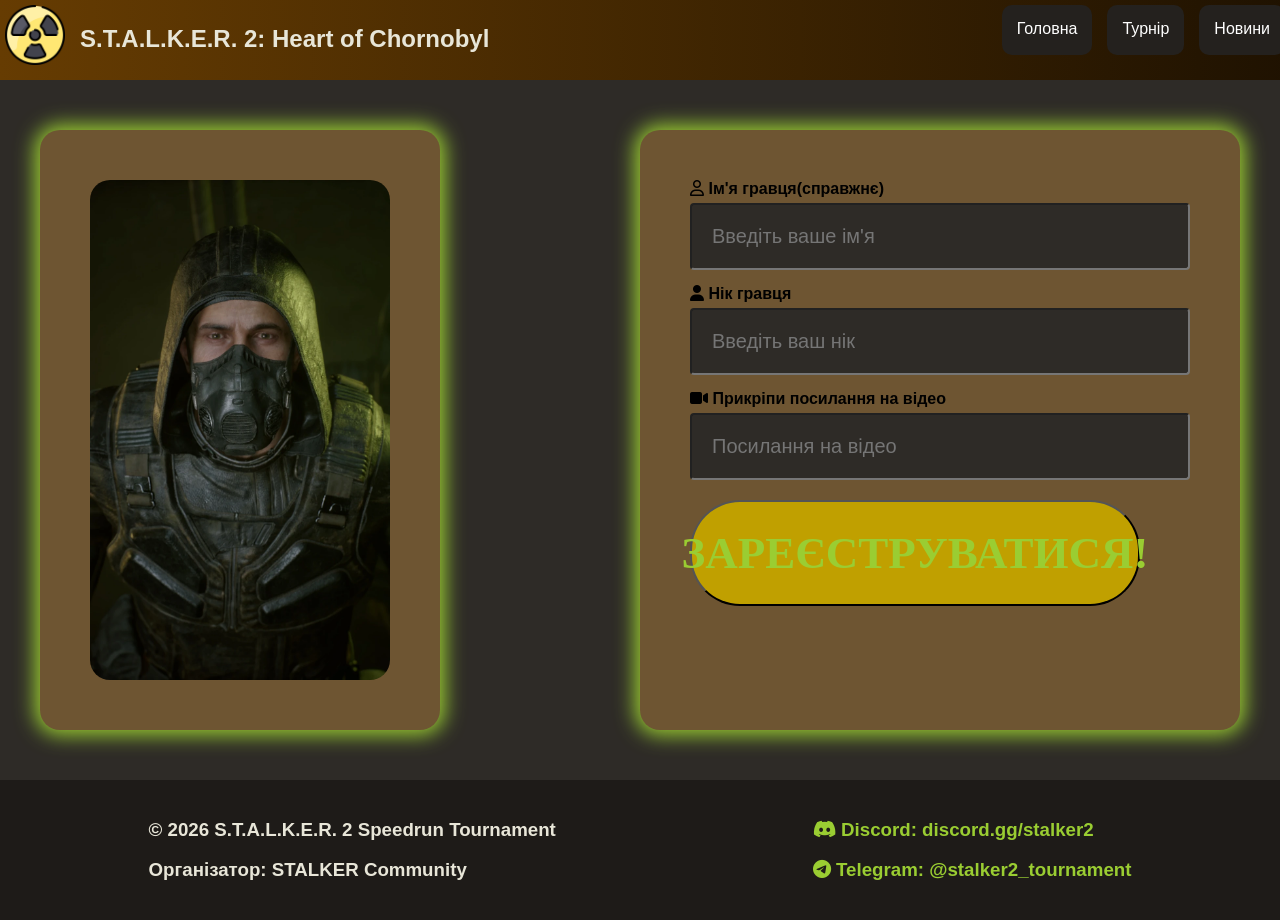
<file: tourment.html>
<html lang="en">
<head>
  <meta charset="UTF-8">
  <meta name="viewport" content="width=device-width, initial-scale=1.0">
  <link rel="stylesheet" href="tourment_style.css" >
  <title>Турнір по speedrun S.T.A.L.K.E.R.2</title>
  <link rel="icon" href="https://github.com/pereboichukartem/S.T.A.L.K.E.R.2/blob/main/radiation-sign.png?raw=true" >
   <link rel="stylesheet" href="https://cdnjs.cloudflare.com/ajax/libs/font-awesome/6.7.2/css/all.min.css">
</head>
<body>
    <header>
        <div class="logo">
            <img src="radiation-sign.png" height="60px">
            <h2>S.T.A.L.K.E.R. 2: Heart of Chornobyl</h2>
        </div>
    
        <input type="checkbox" id="menu-toggle" class="menu-checkbox">
        
        <label for="menu-toggle" class="hamburger">
            <span></span>
            <span></span>
            <span></span>
        </label>
    
        <div class="menu">
            <a href="https://pereboichukartem.github.io/S.T.A.L.K.E.R.2/S.T.A.L.K.E.R._menu" class="but">Головна</a>
            <a href="https://pereboichukartem.github.io/S.T.A.L.K.E.R.2/tourment" class="but">Турнір</a>
            <a href="https://pereboichukartem.github.io/S.T.A.L.K.E.R.2/news" class="but">Новини</a>
        </div>
    </header>
    <main>
      <div class="hero-img">
        <img src="Skif.webp" width="300px" height="500px" >
      </div>
      <div class="form-container">
      <form action="#" method="POST" class="register-form">
        
        <div class="form-group">
          <label for="name"><i class="fa-regular fa-user"></i> Ім'я гравця(справжнє)</label>
          <input type="text" id="name" name="name" placeholder="Введіть ваше ім'я" required>
        </div>
    
        <div class="form-group">
          <label for="username"><i class="fa-solid fa-user"></i> Нік гравця</label>
          <input type="text" id="username" name="username" placeholder="Введіть ваш нік" required>
        </div>
    
        <div class="form-group">
          <label for="link"><i class="fa-solid fa-video"></i> Прикріпи посилання на відео</label>
          <input type="link" id="link" name="link" placeholder="Посилання на відео" required>
        </div>
    
        <button type="submit" class="btn-submit" >ЗАРЕЄСТРУВАТИСЯ!</button>
      </form>
    </div>
    </main>
    <footer>
      <div class="footer_info">
        <h3>© 2026 S.T.A.L.K.E.R. 2 Speedrun Tournament</h3>
        <h3>Організатор: STALKER Community</h3>
      </div>
      <div class="footer_brands">
        <h3><i class="fa-brands fa-discord"></i> Discord: <a class="a_footer" href="https://discord.gg/stalker2" >discord.gg/stalker2</a></h3>
        <h3><i class="fa-brands fa-telegram"></i> Telegram: @stalker2_tournament</h3>
      </div>
    </footer>
</body>

</html>
</file>
<file: style.css>
body{
  font-family: sans-serif;
  margin: 0;
  padding-top: 70px;
}
header{
    display: flex;
    position: fixed;
    flex-direction: row;
    background-image: linear-gradient(to right, #663c02, #1f1201);
    justify-content: space-between;
    padding: 5px;
    height: 70px;
    top: 0;
    left: 0;
    width: 100%;
    z-index: 999;
}

.hero{
    text-align: center;
    display: flex;
    flex-direction: column;
    justify-content: center;
    align-items: center;
    min-height: 90vh;
    background-size: cover;
    background-position: center;
    background-repeat: no-repeat;
    background-image: linear-gradient(rgba(0,0,0,0.5), rgba(0,0,0,0.5)), url('https://img.goodfon.com/original/1920x1080/d/41/stalker-stalker-2-gsc-game-world-s-t-a-l-k-e-r-2-heart-of-ch.jpg');
}
.hero  p{
    font-size: 1.2rem;
    margin-bottom: 30px;
    max-width: 600px;
    text-shadow: 0 2px 5px rgba(0, 0, 0, 0.5);
    z-index: 2;
    color: #e0e0e0;
}
.hero h1 {
    font-size: 3.5rem;
    margin-bottom: 20px;
    text-shadow: 0 4px 10px rgba(0, 0, 0, 0.5);
    z-index: 2;
    color: #e0e0e0; 
    max-width: 600px;
}
.cta-button {
   font-size: 1rem;
   font-weight: bold;
   color: #ffffff;
   text-decoration: none;
   padding: 15px 35px;
   border-radius: 50px;
   background-image: linear-gradient(to right, #d17702, #034c85);
   box-shadow: 5px 8px 25px rgba(133, 78, 3, 0.4);
   transition: all 0.3s ease;
}
.cta-button:hover{
    transform: scale(1.05) translateY(-3px);
    box-shadow: 5px 12px 30px rgba(133, 78, 3, 0.6);
}
.but{
    padding: 15px;
    text-align: center;
    text-decoration: none;
    background-color: #24211e;
    color: white;
    border-radius: 10px;
    font-size: medium;
    line-height: 1.1;
    height: 20px;
}
.logo{
    display: flex;
    justify-content: flex-start;
    gap: 15px;
    color: #E8E6D8;
}
.menu{
    display: flex;
    justify-content: flex-end;
    gap: 15px;
}

main{
    border-top: 2px solid #4f3402 ;
    border-bottom: 0 solid #4f3402 ;
    border-left:  0 solid #4f3402 ;
    border-right: 0 solid #4f3402 ;
    padding: 20px;
    background-color:  #24211e;
    color: white;
    text-align: center;
}
.container {
    padding: 0 6%;
    margin: 0 auto;
}

.cards-wrap {
    display: flex;
    flex-wrap: wrap;
    gap:15px;
    justify-content: space-around;
    perspective: 1000px; /* створює 3D ефект */
}
.card{
    background-color: #382501;
    border: 2px solid #0a0a0a;
    border-radius: 10px;
    max-width: 300px;
    padding: 5px 10px;
    margin: 10px auto;
    box-shadow: 0 0 20px 5px rgba(130, 81, 1, 0.6);
    width: 100%;
    height: 550px;
    position: relative;
    transform-style: preserve-3d;
    transition: transform 0.8s ease;
}
.card:hover {
  transform: rotateY(180deg); /* переворот при наведенні */
}
.card p{
    font-size: 16px;
    font-weight: normal;
}
.card p span{
    font-weight: bold;
    display: block;
}
.card-front, .card-back {
  position: absolute;
  width: 100%;
  height: 100%; /* важливо, щоб обидві сторони займали всю картку */
  top: 0;
  left: 0;
  border: 2px solid #5c4418;
  border-radius: 10px;
  background: #3b2a0e;
  color: #fff3d4;
  text-align: center;
  box-shadow: 0 0 20px rgba(0,0,0,0.5);
  backface-visibility: hidden;
  display: flex;
  flex-direction: column;
  align-items: center;
  justify-content: flex-start; /* вирівнюємо текст зверху */
  padding: 20px;
  box-sizing: border-box;
}

.card-back {
  color: white;
  transform: rotateY(180deg);
}
.img{
    border: 2px solid #8f5e03;
    border-radius: 10px;
    box-shadow: 0 8px 25px rgba(133, 78, 3, 0.4);
    transition: all 0.3s ease;
}
.img:hover{
    transform: scale(1.05) translateY(-3px);
    box-shadow: 0 12px 30px rgba(133, 78, 3, 0.6);
}
.deteils{
  font-size: 1rem;
  font-weight: bold;
  color: #ffffff;
  text-decoration: none;
  padding: 15px 35px;
  border-radius: 50px;
  background-image: linear-gradient(to right, #d17702, #034c85);
  box-shadow: 5px 8px 25px rgba(133, 78, 3, 0.4);
  transition: all 0.3s ease;
}
.deteils:hover{
    transform: scale(1.05) translateY(-3px);
    box-shadow: 5px 12px 30px rgba(133, 78, 3, 0.6);
}
footer{
    border-top: 2px solid #4f3402 ;
    border-bottom: 0 solid #4f3402 ;
    border-left:  0 solid #4f3402 ;
    border-right: 0 solid #4f3402 ;
    padding: 20px;
    background-color:  #141413;
    color: white;
}
/* 1. Ховаємо технічний чекбокс */
.menu-checkbox {
    display: none;
}

/* 2. Стилізуємо іконку бургера (три лінії) */
.hamburger {
    display: none; /* Приховано на ПК */
    flex-direction: column;
    justify-content: space-around;
    width: 30px;
    height: 25px;
    cursor: pointer;
    padding: 5px;
    z-index: 1001;
}

/* Переконайтеся, що лінії мають розмір та колір */
.hamburger span {
    display: block;      /* Обов'язково для відображення */
    width: 30px;         /* Ширина ліній */
    height: 3px;         /* Товщина ліній */
    background-color: #E8E6D8; /* Колір (білий/кремовий) */
    margin-bottom: 5px;  /* Відступ між лініями */
    border-radius: 2px;
    transition: 0.3s;
}

/* Приберіть margin-bottom у останньої лінії, щоб не було перекосу */
.hamburger span:last-child {
    margin-bottom: 0;
}

/* ноутбуки */
@media (max-width:1200px){

.menu{
width:80%;
}

.logo{
width:400px;
}

button{
font-size:20px;
}

}

/* планшети */
@media (max-width:768px){
  
header h2{
  font-size: 15;
}
  
.menu{
width:95%;
}

.logo{
width:300px;
}

button{
width:100%;
height:50px;
font-size:18px;
}

}

/* телефони */
@media (max-width:480px){
    .hamburger {
            display: flex; /* Показуємо іконку на мобільних */
            margin-right: 20px;
            justify-content: center;
        }

    .menu {
        display: none; /* Ховаємо стандартне меню */
        flex-direction: column;
        position: absolute;
        top: 70px; /* Висота твого хедеру */
        left: 0;
        width: 100%;
        background-color: #24211e;
        padding: 20px 0;
        gap: 15px;
        border-bottom: 2px solid #4f3402;
    }

    .menu .but {
        width: 80%;
        margin: 0 auto;
    }

    /* МАГІЯ: Якщо чекбокс натиснутий (checked), показуємо сусідній елемент .menu */
    .menu-checkbox:checked ~ .menu {
        display: flex;
    }

    /* Анімація перетворення бургера на хрестик при натисканні */
    .menu-checkbox:checked + .hamburger span:nth-child(1) {
        transform: translateY(8px) rotate(45deg);
    }
    .menu-checkbox:checked + .hamburger span:nth-child(2) {
        opacity: 0;
    }
    .menu-checkbox:checked + .hamburger span:nth-child(3) {
        transform: translateY(-8px) rotate(-45deg);
    }
    header h2{
      font-size: 15;
    }
    .logo{
    width:220px;
    }
    
    button{
    height:45px;
    font-size:16px;
    }

}
</file>
<file: style_strilec/style_strilec.css>
body{
  font-family: "Segoe UI", Arial, sans-serif;
  line-height: 1.6; 
  margin: 0;
  padding-top: 70px;
}
header{
    display: flex;
    position: fixed;
    flex-direction: row;
    background-image: linear-gradient(to right, #663c02, #1f1201);
    justify-content: space-between;
    padding: 5px;
    height: 70px;
    top: 0;
    left: 0;
    width: 100%;
    z-index: 999;
}
header p2{
  color: black;
}
.logo{
    display: flex;
    justify-content: flex-start;
    gap: 15px;
}
.menu{
    display: flex;
    justify-content: flex-end;
    gap: 15px;
}
.s3{
    float: right;
    padding: 20px;

}
.p1{
    display: table;
    width: 100%;
}
h1{
    text-align: center;
    font-size:  45px;
    color: white;
}
 h2{
    text-align: center;
    color: white;
}
p{
    color: white;
    font-size: 18px;
}

.but{
    padding: 15px;
    text-align: center;
    text-decoration: none;
    background-color: #24211e;
    color: white;
    border-radius: 10px;
    font-size: medium;
    line-height: 1.1;
    height: 20px;
}
main{
    background-color: #1f1e1e;
    padding: 20px;
}
a{
    color: #b59d00;
    margin: 0 ;
    text-decoration: none;
}

a:hover {
    color: #dec285;
}
.section{
  margin: 20px 200px;
  border-radius: 20px;
  background-color: #292929;
  border: 1.5px solid black;
  box-shadow: 0 0 20px 5px rgba(20, 20, 20, 0.6);
  padding: 20px;
}
.wrap1{
  display: flex;
  gap: 10px;
  justify-content: space-between;
  padding: 20px;
  align-items: center;
}
footer{
    background-color: #1c1c1b;
    padding: 50px;
}
iframe{
    text-align: center;
    display: flex;
    justify-self: center;
}

/* 1. Ховаємо технічний чекбокс */
.menu-checkbox {
    display: none;
}

/* 2. Стилізуємо іконку бургера (три лінії) */
.hamburger {
    display: none; /* Приховано на ПК */
    flex-direction: column;
    justify-content: space-around;
    width: 30px;
    height: 25px;
    cursor: pointer;
    padding: 5px;
    z-index: 1001;
}

/* Переконайтеся, що лінії мають розмір та колір */
.hamburger span {
    display: block;      /* Обов'язково для відображення */
    width: 30px;         /* Ширина ліній */
    height: 3px;         /* Товщина ліній */
    background-color: #E8E6D8; /* Колір (білий/кремовий) */
    margin-bottom: 5px;  /* Відступ між лініями */
    border-radius: 2px;
    transition: 0.3s;
}

/* Приберіть margin-bottom у останньої лінії, щоб не було перекосу */
.hamburger span:last-child {
    margin-bottom: 0;
}
/* ================= ADAPTIVE ================= */

/* Планшети та великі екрани */
@media (max-width: 1024px) {
    .section {
        margin: 20px auto; /* Центруємо секції */
        width: 90%;
    }
    iframe {
        width: 100%;
        height: 450px; /* Задаємо фіксовану висоту або використовуйте aspect-ratio */
    }
}

/* Планшети (вертикальні) */
@media (max-width: 768px) {
    header h2 {
        font-size: 15px; /* Додано px */
    }
    .section {
        margin: 10px auto;
        width: 95%;
    }
    .wrap1 {
        flex-direction: column; /* Текст і фото стають один під одним */
        text-align: center;
    }
    .s3 {
        float: none; /* Відміняємо обтікання */
        margin: 0 auto;
        width: 80%; /* Фото стає більшим на малих екранах */
    }
    iframe {
        height: 350px;
    }
}

/* Телефони */
@media (max-width: 480px) {
    .hamburger {
        display: flex;
        margin-right: 20px;
        justify-content: center;
    }
    .menu {
        display: none;
        flex-direction: column;
        position: absolute;
        top: 70px;
        left: 0;
        width: 100%;
        background-color: #24211e;
        padding: 20px 0;
        gap: 15px;
        border-bottom: 2px solid #4f3402;
    }
    .menu-checkbox:checked ~ .menu {
        display: flex;
    }
    
    header h2 {
        font-size: 14px;
        max-width: 150px; /* Щоб текст не наповзав на бургер */
    }
    
    .section {
        margin: 10px auto;
        padding: 15px;
    }
    
    .section h2 { /* Виправляємо заголовок (у вас був h1, але в секціях h2) */
        font-size: 20px;
    }

    .section p {
        font-size: 14px;
    }

    iframe {
        width: 100%; /* Замість max-content для заповнення екрана */
        height: 250px;
    }
}
</file>
<file: map_style.css>
body{
  font-family: sans-serif;
  margin: 0;
  margin-top: 80px;
}

header{
    display: flex;
    position: fixed;
    flex-direction: row;
    background-image: linear-gradient(to right, #663c02, #1f1201);
    justify-content: space-between;
    padding: 5px;
    height: 70px;
    top: 0;
    left: 0;
    width: 100%;
    z-index: 999;
}
.logo{
    display: flex;
    justify-content: flex-start;
    color: #E8E6D8;
    gap: 15px;
}
.menu{
    display: flex;
    justify-content: flex-end;
    gap: 15px;
}
.but{
    padding: 15px;
    text-align: center;
    text-decoration: none;
    background-color: #24211e;
    color: white;
    border-radius: 10px;
    font-size: medium;
    line-height: 1.1;
    height: 20px;
}

main{
    background-color: #24211e;
    margin: 0;
    padding: 20px;
}
h1, h2 {
    text-align: center;
    color: #e0e0e0; 
}
.map1{
    margin: 50px;
    width: min-content;
    border-radius: 20px;
    background-color: #292929;
    border: 1.5px solid black;
    box-shadow: 0 0 20px 5px rgba(20, 20, 20, 0.6);
    padding: 30px;
}
img{
    border-radius: 20px;
}
/* звичайна картинка */
  .map-thumb {
    cursor: pointer;
    border: 2px solid #00ff55;
    border-radius: 10px;
    box-shadow: 0 0 15px rgba(0,255,0,0.4);
    transition: 0.3s;
  }
  .map-thumb:hover {
    transform: scale(1.02);
  }

  /* повноекранний фон */
  .lightbox {
    display: none;
    position: fixed;
    top: 0; left: 0;
    width: 100vw; height: 100vh;
    background: rgba(0,0,0,0.95);
    justify-content: center;
    align-items: center;
    z-index: 1000;
  }

  /* коли активований через :target */
  .lightbox:target {
    display: flex;
  }

  .lightbox img {
    max-width: 90%;
    max-height: 90%;
    border: 2px solid #00ff55;
    border-radius: 10px;
    box-shadow: 0 0 25px rgba(0,255,0,0.5);
  }

  .close-btn {
    position: absolute;
    top: 20px;
    right: 40px;
    color: #00ff55;
    font-size: 2rem;
    text-decoration: none;
  }
  .close-btn:hover {
    color: #fff;
  }
.container{
    display: flex;
    flex-direction: row;
    gap: 50px;
    flex-wrap: wrap;
    justify-content: center;
}
footer{
    display: flex;
    justify-content: space-around;
    background-color: #1E1B18;
    padding: 20px;
}
.footer_info{
    color: #E8E6D8;
    font-size: medium;
}
/* Ховаємо чекбокс */
/* Використовуйте ID, щоб точно приховати цей елемент */
#menu-toggle {
    display: none;
    position: absolute; /* Про всяк випадок прибираємо з потоку */
}

/* Стилі для іконки бургера (за замовчуванням прихована) */
.hamburger {
    display: none;
    flex-direction: column;
    cursor: pointer;
    gap: 5px;
    z-index: 1000;
}

.hamburger span {
    width: 30px;
    height: 3px;
    background-color: white;
    border-radius: 2px;
    transition: 0.3s;
}
/* ================= ADAPTIVE ================= */

@media (max-width:1024px){

.container{
width:95%;
}

.container img{
width:100%;
height:auto;
}

}

/* планшети */
@media (max-width:768px){
header h2{
  font-size: 15;
}
.container{
padding:10px;
}

.container h1{
font-size:26px;
}

}

/* телефони */
@media (max-width: 480px) {
    .hamburger {
        display: flex; /* Показуємо бургер */
        margin-right: 20px; /* Відступ від краю */
        justify-content: center;
    }

    .menu {
        display: none; /* Ховаємо звичайне меню */
        flex-direction: column;
        position: absolute;
        top: 70px;
        left: 0;
        width: 100%;
        background-color: #24211e;
        padding: 20px 0; /* Рівномірні відступи */
        gap: 10px;
        border-bottom: 2px solid #4f3402;
        text-align: center;
    }

    /* Виправлено селектор: використовуємо ID з вашого HTML і прибираємо пробіл перед :checked */
    #menu-toggle:checked ~ .menu {
        display: flex;
    }

    /* Анімація бургера */
    #menu-toggle:checked + .hamburger span:nth-child(1) {
        transform: rotate(45deg) translate(5px, 6px);
    }
    #menu-toggle:checked + .hamburger span:nth-child(2) {
        opacity: 0;
    }
    #menu-toggle:checked + .hamburger span:nth-child(3) {
        transform: rotate(-45deg) translate(5px, -6px);
    }

    header h2 {
        font-size: 14px; /* Трохи менше для вузьких екранів */
    }
    
    .container {
        width: 100%;
        padding: 0;
    }

    .map1 {
        margin: 20px 10px; /* Зменшуємо відступи карток */
        width: auto; /* Дозволяємо картці займати доступну ширину */
    }
} /* Кінцева дужка медіа-запиту */
</file>
<file: news_style.css>
body{
  font-family: 'Share Tech Mono', monospace;
  margin: 0;
  margin-top: 80px;
}
header{
    display: flex;
    position: fixed;
    flex-direction: row;
    background-image: linear-gradient(to right, #663c02, #1f1201);
    justify-content: space-between;
    padding: 5px;
    height: 70px;
    top: 0;
    left: 0;
    width: 100%;
    z-index: 999;
}
.logo{
    display: flex;
    justify-content: flex-start;
    color: #E8E6D8;
    gap: 15px;
}
.menu{
    display: flex;
    justify-content: flex-end;
    gap: 15px;
}
.but{
    padding: 15px;
    text-align: center;
    text-decoration: none;
    background-color: #24211e;
    color: white;
    border-radius: 10px;
    font-size: medium;
    line-height: 1.1;
    height: 20px;
}
#news-section {
    background-color: #0f0f0f;
    color: #f0f0f0;
    padding: 40px 20px;
    text-align: center;
  }

  .section-title {
    font-size: 2em;
    margin-bottom: 20px;
    color: #79ff79;
    text-shadow: 0 0 10px #00ff00;
  }

  .news-card {
    display: flex;
    flex-direction: column;
    justify-content: center;
    background-color: #111;
    border: 1px solid #0f0;
    border-radius: 10px;
    padding: 15px;
    box-shadow: 0 0 10px rgba(0, 255, 0, 0.2);
    transition: transform 0.3s;
}
.news-card:hover {
  transform: scale(1.02);
  box-shadow: 0 0 20px rgba(0, 255, 0, 0.4);
}
.news-card h3 {
  color: #00ff88;
  font-size: 1.3em;
  margin-bottom: 10px;
  text-shadow: 0 0 8px #00ff88;
}
.news-grid {
  display: grid;
  grid-template-columns: repeat(auto-fit, minmax(350px, 1fr));
  gap: 30px;
  padding: 20px;
}

  iframe {
    border-radius: 10px;
    margin: 10px 0;
  }
.twitter-timeline{
    text-decoration: none;
    color: #f37e00;
}
.youtube-timeline{
    text-decoration: none;
    color: #f37e00;
}
.twitter-timeline:hover{
    color: #ffb86b;
}
.youtube-timeline:hover{
    color: #ffb86b;
}
footer{
    display: flex;
    justify-content: space-around;
    background-color: #1E1B18;
    padding: 20px;
}
.footer_info{
    color: #E8E6D8;
    font-size: medium;
}

/* 1. Ховаємо технічний чекбокс */
.menu-checkbox {
    display: none;
}

/* 2. Стилізуємо іконку бургера (три лінії) */
.hamburger {
    display: none; /* Приховано на ПК */
    flex-direction: column;
    justify-content: space-around;
    width: 30px;
    height: 25px;
    cursor: pointer;
    padding: 5px;
    z-index: 1001;
}

/* Переконайтеся, що лінії мають розмір та колір */
.hamburger span {
    display: block;      /* Обов'язково для відображення */
    width: 30px;         /* Ширина ліній */
    height: 3px;         /* Товщина ліній */
    background-color: #E8E6D8; /* Колір (білий/кремовий) */
    margin-bottom: 5px;  /* Відступ між лініями */
    border-radius: 2px;
    transition: 0.3s;
}

/* Приберіть margin-bottom у останньої лінії, щоб не було перекосу */
.hamburger span:last-child {
    margin-bottom: 0;
}

/* ================= ADAPTIVE ================= */

@media (max-width:1024px){

.news-container{
width:90%;
}

.news-item img{
width:100%;
height:auto;
}

}

/* планшети */
@media (max-width:768px){
header h2{
  font-size: 15;
}
.news-container{
width:95%;
}

.news-item{
flex-direction:column;
}

.news-item h2{
font-size:22px;
}

}

/* телефони */
@media (max-width:480px){
    .hamburger {
          display: flex; /* Показуємо іконку на мобільних */
          margin-right: 20px;
          justify-content: center;
      }

    .menu {
        display: none; /* Ховаємо стандартне меню */
        flex-direction: column;
        position: absolute;
        top: 70px; /* Висота твого хедеру */
        left: 0;
        width: 100%;
        background-color: #24211e;
        padding: 20px 0;
        gap: 15px;
        border-bottom: 2px solid #4f3402;
    }

    .menu .but {
        width: 80%;
        margin: 0 auto;
    }

    /* МАГІЯ: Якщо чекбокс натиснутий (checked), показуємо сусідній елемент .menu */
    .menu-checkbox:checked ~ .menu {
        display: flex;
    }

    /* Анімація перетворення бургера на хрестик при натисканні */
    .menu-checkbox:checked + .hamburger span:nth-child(1) {
        transform: translateY(8px) rotate(45deg);
    }
    .menu-checkbox:checked + .hamburger span:nth-child(2) {
        opacity: 0;
    }
    .menu-checkbox:checked + .hamburger span:nth-child(3) {
        transform: translateY(-8px) rotate(-45deg);
    }
    header h2{
      font-size: 15;
      width: min-content;
    }
    .news-item h2{
    font-size:18px;
    }
    
    .news-item p{
    font-size:14px;
    }

}
</file>
<file: tourment_style.css>
body{
  font-family: sans-serif;
  margin: 0;
  margin-top: 80px;
}
header{
    display: flex;
    position: fixed;
    flex-direction: row;
    background-image: linear-gradient(to right, #663c02, #1f1201);
    justify-content: space-between;
    padding: 5px;
    height: 70px;
    top: 0;
    left: 0;
    width: 100%;
    z-index: 999;
}
.logo{
    display: flex;
    justify-content: flex-start;
    color: #E8E6D8;
    gap: 15px;
}
.menu{
    display: flex;
    justify-content: flex-end;
    gap: 15px;
}
.but{
    padding: 15px;
    text-align: center;
    text-decoration: none;
    background-color: #24211e;
    color: white;
    border-radius: 10px;
    font-size: medium;
    line-height: 1.1;
    height: 20px;
}
main{
    background-color: #2E2B27;
    padding: 50px;
    display: flex;
    justify-content: center;
    gap: 200px;
}
.hero-img{
    background-color: #6E5532;
    padding: 50px;
    border-radius: 20px;
    box-shadow:0 0 20px 5px rgba(154 ,205 ,50);
    height: 500px;
}
img{
    border-radius: 20px;
}
.form-container {
    display: flex;
    justify-content: center;

}

.register-form {
    margin: 0;
    background-color: #6E5532;
    border-radius: 20px;
    box-shadow:0 0 20px 5px rgba(154 ,205 ,50);
    padding: 50px;
    width: 500px;
    height: 500px;
    font-family: Arial, sans-serif;
}

.form-group {
  margin-bottom: 15px;
}

label {
  display: block; /* Робить лейбл блоковим, щоб він був над полем */
  margin-bottom: 5px;
  font-weight: bold;
  color: #000000;
}

input {
    width: 100%;
    padding: 20px;
    border-radius: 4px;
    box-sizing: border-box;
    transition: border-color 0.3s;
    background-color: #2E2B27;
    color: #E8E6D8;
    font-size: 20;
}

/* Ефект при кліку в поле */
input:focus {
  border-color: #9ACD32;
  outline: none; /* Прибираємо стандартну синю рамку браузера */
  box-shadow: 0 0 5px rgba(0,123,255,0.3);
}

.btn-submit {
    display: flex;
    justify-content: center;
    width: 450px;
    padding: 25px;
    margin-top: 20px;
    font-family: Inter;
    font-weight: bold;
    font-size: 45;
    color: #9ACD32;
    background-color: #C0A000;
    border-radius: 50px;
    transition: background-color 0.3s;
}

.btn-submit:hover {
  background-Color: #9c8201;
}
footer{
    display: flex;
    justify-content: space-around;
    background-color: #1E1B18;
    padding: 20px;
}
.footer_info{
    color: #E8E6D8;
    font-size: medium;
}
.footer_brands{
    color: #9ACD32;
    font-size: medium;
}
.a_footer{
    text-decoration: none;
    color: #9ACD32;
}
.a_footer:hover{
    color: #bfff3f;

}




.tourment-container p{
font-size:14px;
}


/* Ховаємо чекбокс */
/* Використовуйте ID, щоб точно приховати цей елемент */
#menu-toggle {
    display: none;
    position: absolute; /* Про всяк випадок прибираємо з потоку */
}

/* Стилі для іконки бургера (за замовчуванням прихована) */
.hamburger {
    display: none;
    flex-direction: column;
    cursor: pointer;
    gap: 5px;
    z-index: 1000;
}

.hamburger span {
    width: 30px;
    height: 3px;
    background-color: white;
    border-radius: 2px;
    transition: 0.3s;
}
/* --- Адаптація для планшетів (max-width: 1024px) --- */
@media (max-width: 1024px) {
    main {
        gap: 50px; /* Зменшуємо величезний розрив */
        padding: 20px;
    }
    .register-form {
        width: 100%; /* Форма підлаштовується під екран */
        max-width: 500px;
    }
}

/* --- Адаптація для телефонів (max-width: 768px) --- */
@media (max-width: 768px) {
    header h2 {
        font-size: 14px;
        max-width: 150px;
    }

    .hamburger {
        display: flex; /* Показуємо бургер */
        margin-right: 20px;
        justify-content: center;
    }

    .menu {
        display: none; /* Ховаємо меню */
        flex-direction: column;
        position: absolute;
        top: 70px;
        left: 0;
        width: 100%;
        background-color: #24211e;
        padding: 20px 0;
        border-bottom: 2px solid #4f3402;
    }

    /* Логіка відкриття меню */
    .menu-checkbox:checked ~ .menu {
        display: flex;
    }

    /* Анімація бургера в Х */
    .menu-checkbox:checked + .hamburger span:nth-child(1) { transform: translateY(8px) rotate(45deg); }
    .menu-checkbox:checked + .hamburger span:nth-child(2) { opacity: 0; }
    .menu-checkbox:checked + .hamburger span:nth-child(3) { transform: translateY(-8px) rotate(-45deg); }

    /* Перебудова контенту: фото над формою */
    main {
        flex-direction: column;
        align-items: center;
        gap: 30px;
    }

    .hero-img, .register-form {
        height: auto; /* Прибираємо фіксовану висоту 500px */
        width: 95%;
        padding: 20px;
    }

    .hero-img img {
        width: 100%;
        height: auto;
    }

    .btn-submit {
        width: 100%;
        font-size: 24px; /* Зменшуємо гігантський шрифт кнопки */
    }
    
    footer {
        flex-direction: column;
        text-align: center;
        gap: 20px;
    }
}
</file>
